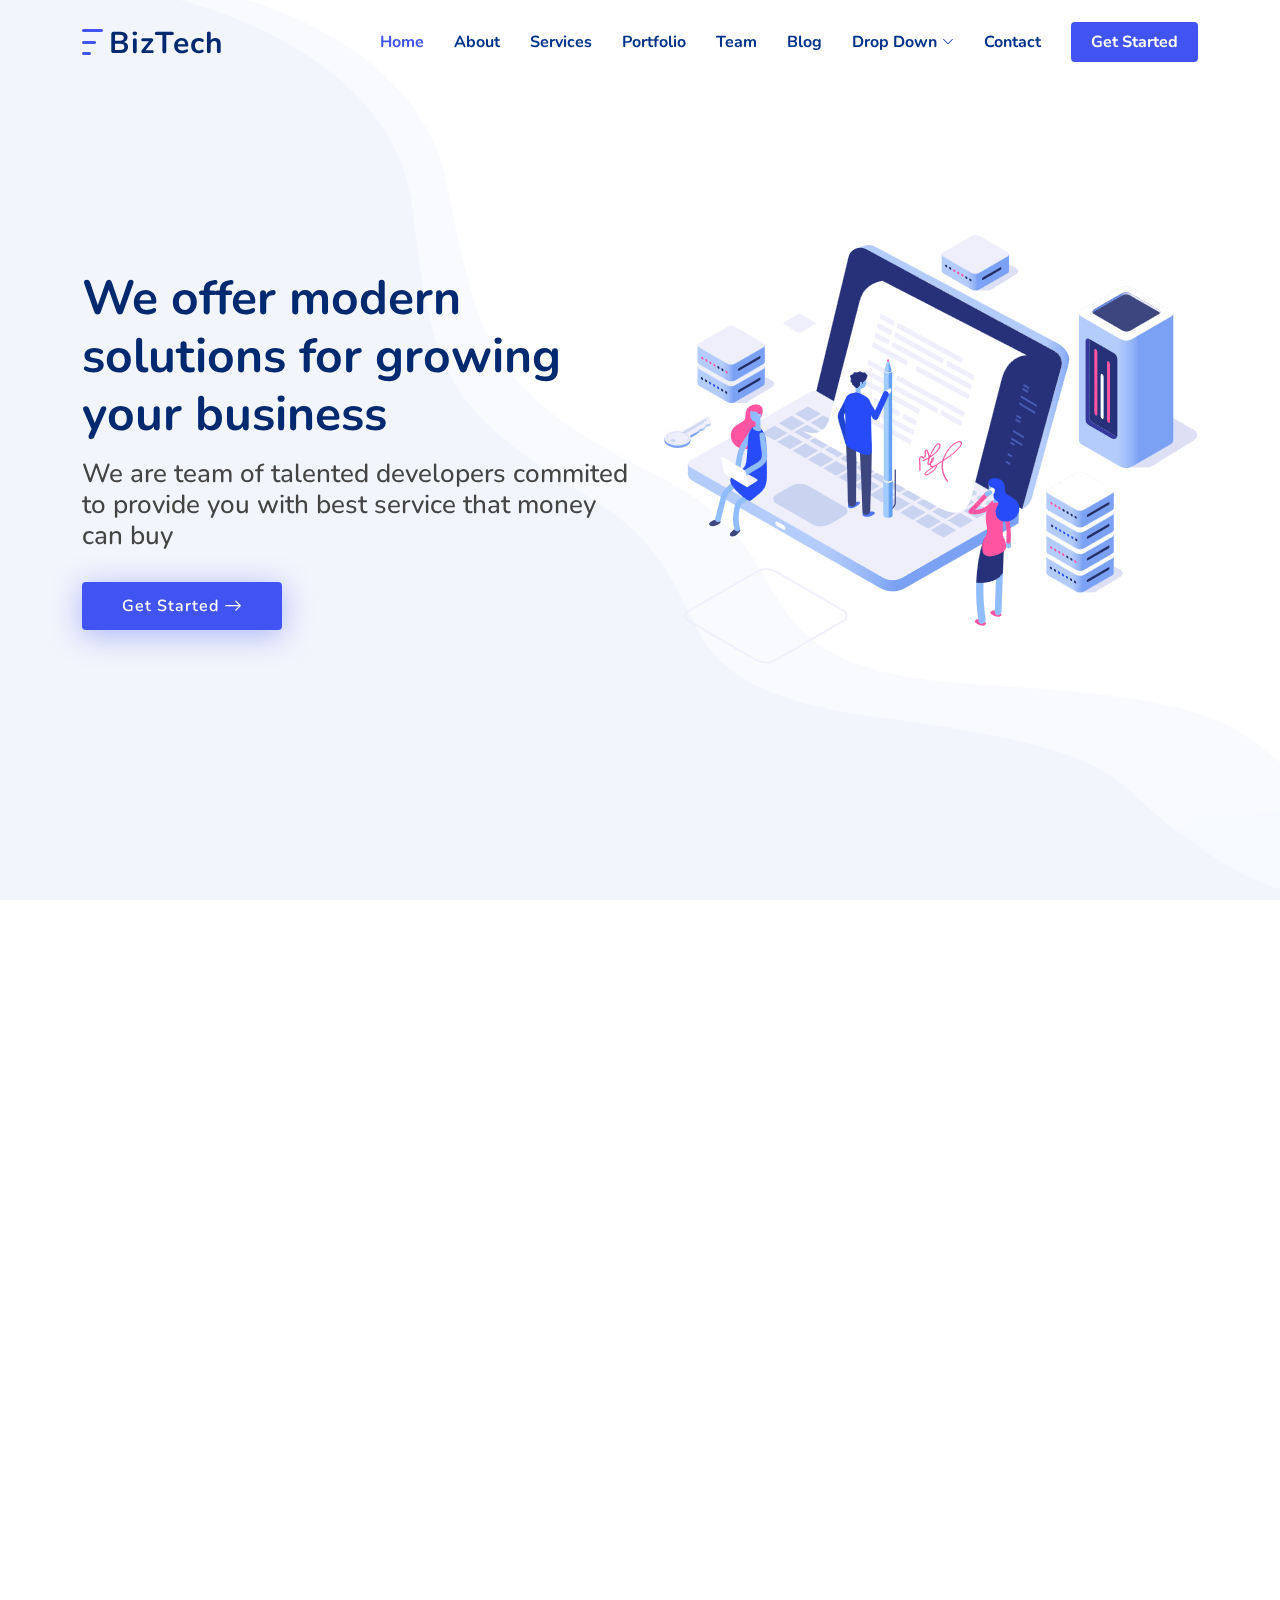
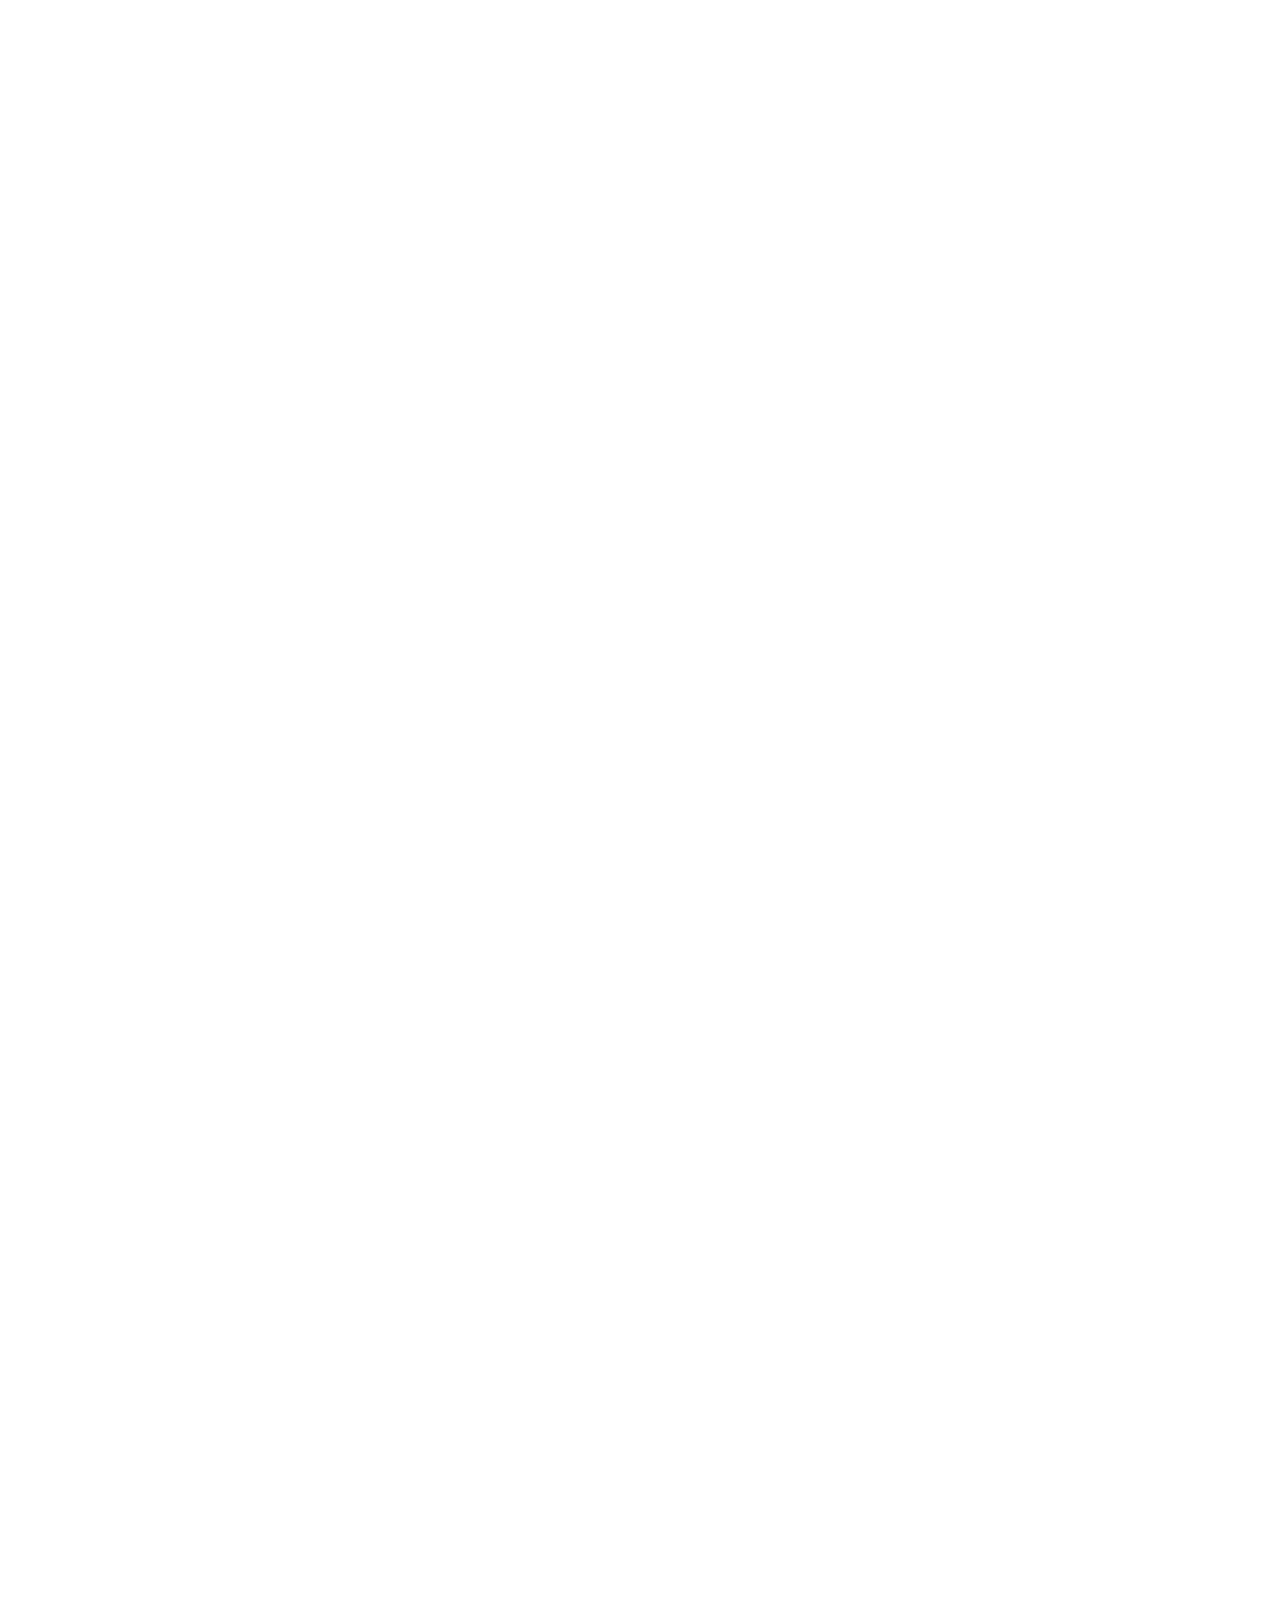
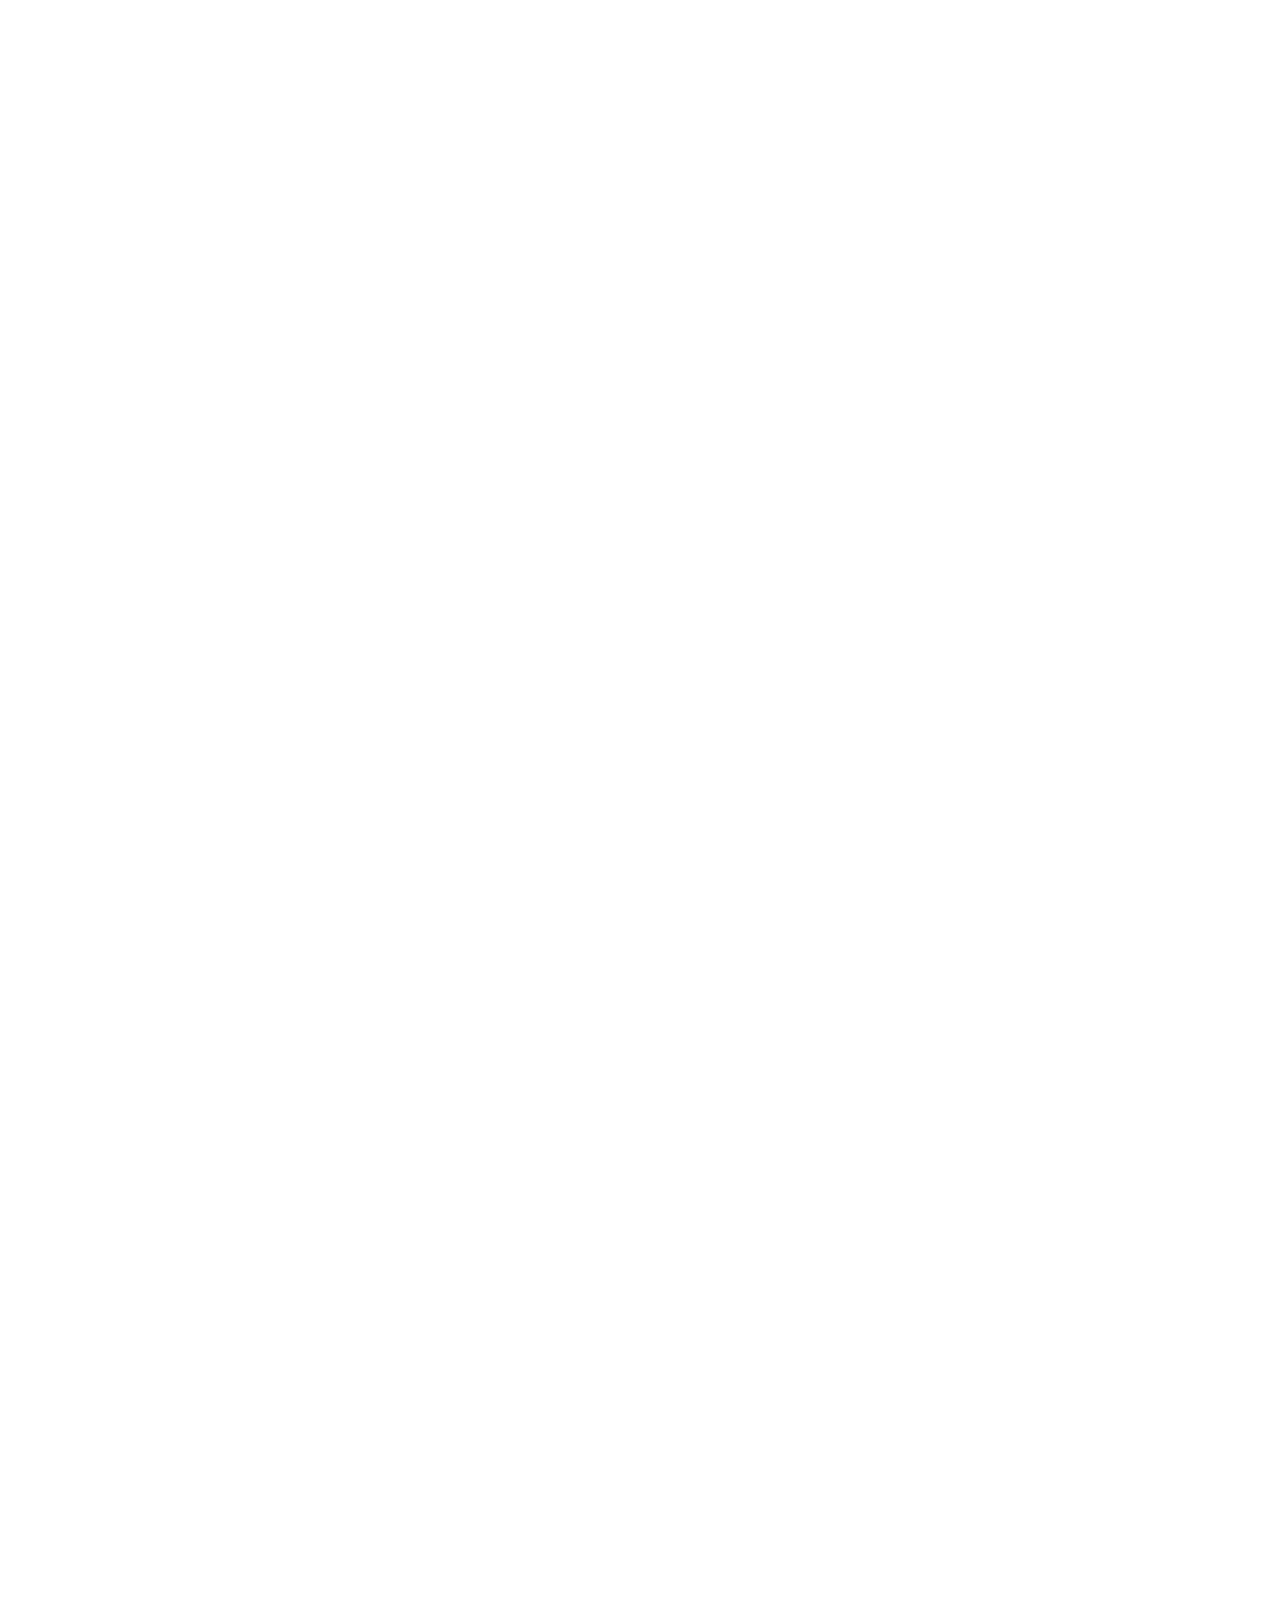
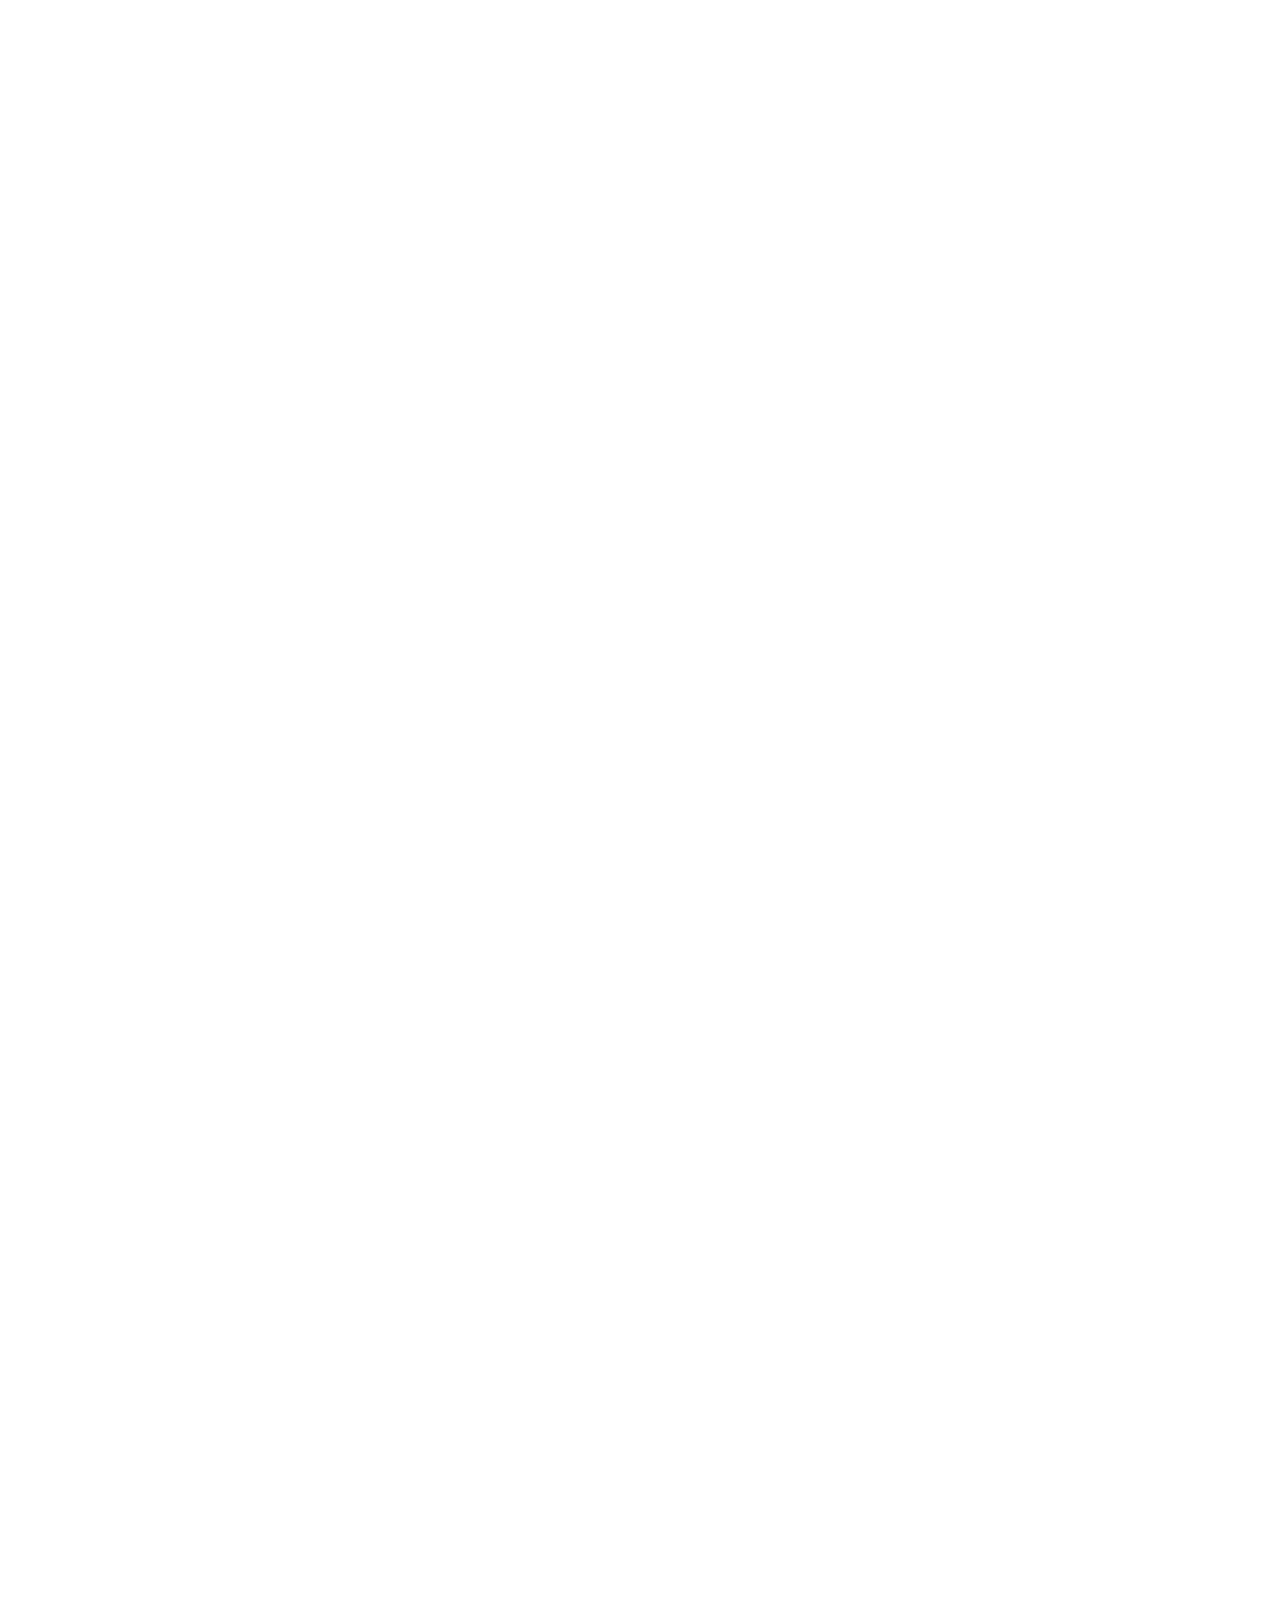
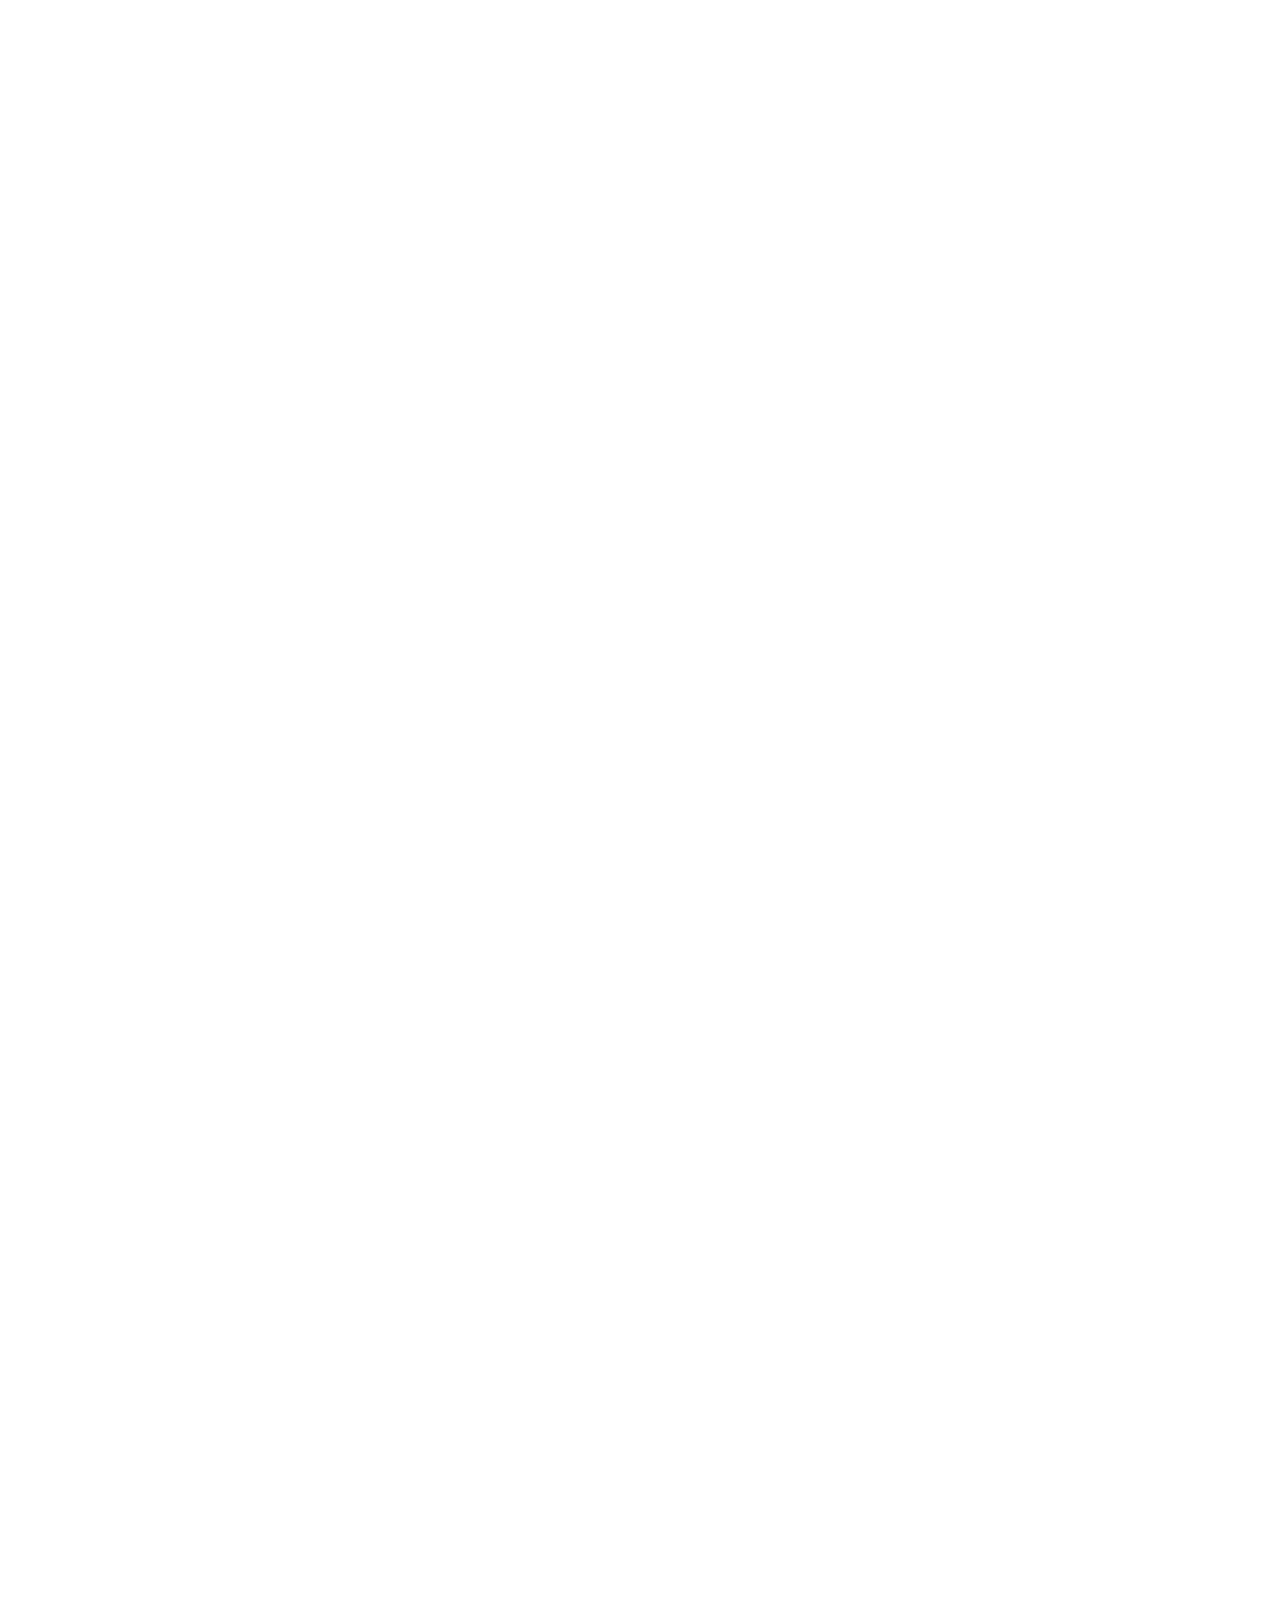
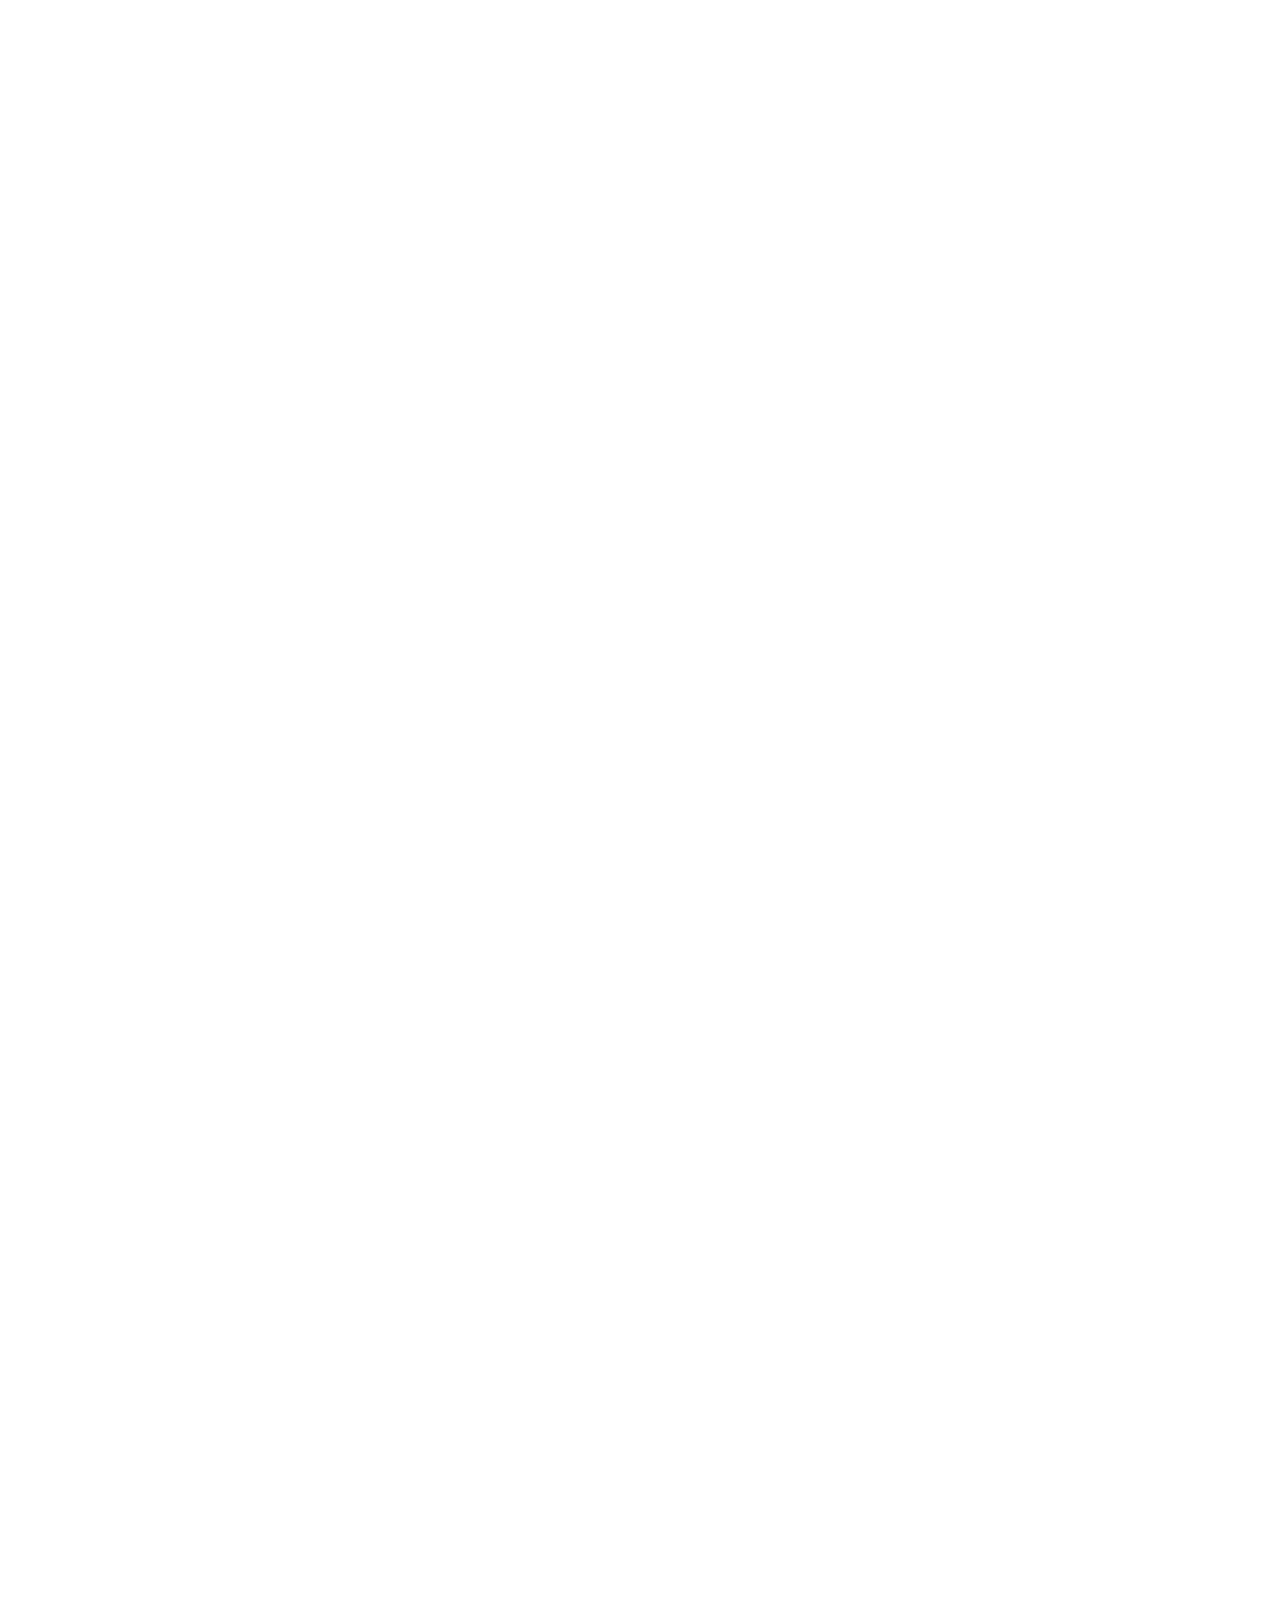
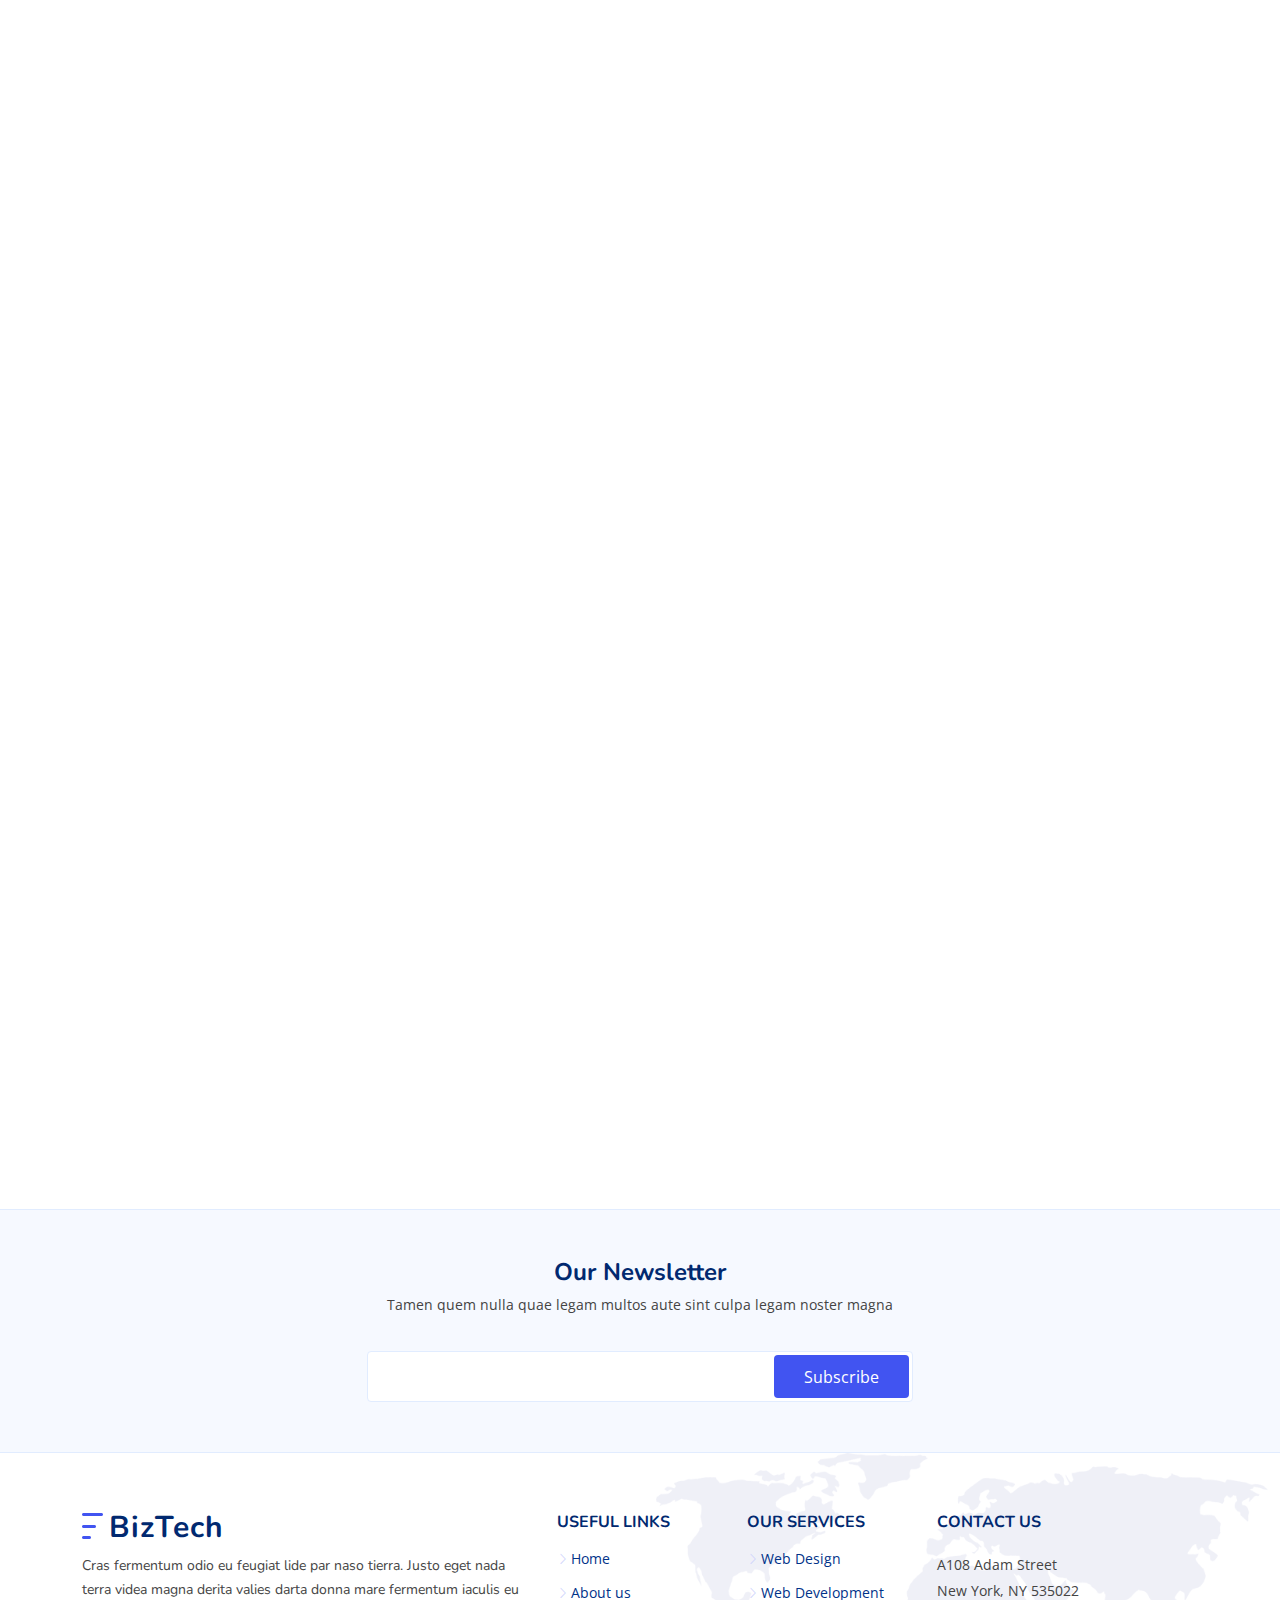
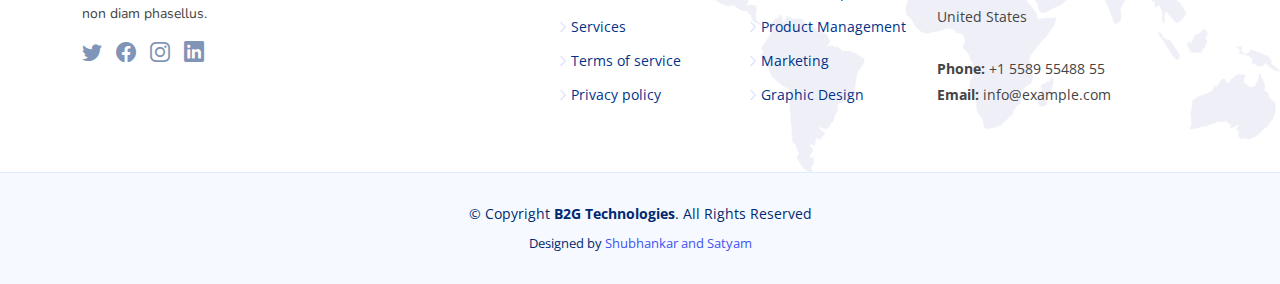
<file: index.html>
<!DOCTYPE html>
<html lang="en">

<head>
  <meta charset="utf-8">
  <meta content="width=device-width, initial-scale=1.0" name="viewport">

  <title>BizTech</title>
  <meta content="" name="description">

  <meta content="" name="keywords">

  <!-- Favicons -->
  <link href="assets/img/favicon.png" rel="icon">
  <link href="assets/img/apple-touch-icon.png" rel="apple-touch-icon">

  <!-- Google Fonts -->
  <link href="https://fonts.googleapis.com/css?family=Open+Sans:300,300i,400,400i,600,600i,700,700i|Nunito:300,300i,400,400i,600,600i,700,700i|Poppins:300,300i,400,400i,500,500i,600,600i,700,700i" rel="stylesheet">

  <!-- Vendor CSS Files -->
  <link href="assets/vendor/bootstrap/css/bootstrap.min.css" rel="stylesheet">
  <link href="assets/vendor/bootstrap-icons/bootstrap-icons.css" rel="stylesheet">
  <link href="assets/vendor/aos/aos.css" rel="stylesheet">
  <link href="assets/vendor/remixicon/remixicon.css" rel="stylesheet">
  <link href="assets/vendor/swiper/swiper-bundle.min.css" rel="stylesheet">
  <link href="assets/vendor/glightbox/css/glightbox.min.css" rel="stylesheet">

  <!-- Template Main CSS File -->
  <link href="assets/css/style.css" rel="stylesheet">

  
</head>

<body>

  <!-- ======= Header ======= -->
  <header id="header" class="header fixed-top">
    <div class="container-fluid container-xl d-flex align-items-center justify-content-between">

      <a href="index.html" class="logo d-flex align-items-center">
        <img src="assets/img/logo.png" alt="">
        <span>BizTech</span>
      </a>

      <nav id="navbar" class="navbar">
        <ul>
          <li><a class="nav-link scrollto active" href="#hero">Home</a></li>
          <li><a class="nav-link scrollto" href="#about">About</a></li>
          <li><a class="nav-link scrollto" href="#services">Services</a></li>
          <li><a class="nav-link scrollto" href="#portfolio">Portfolio</a></li>
          <li><a class="nav-link scrollto" href="#team">Team</a></li>
          <li><a href="blog.html">Blog</a></li>
          <li class="dropdown"><a href="#"><span>Drop Down</span> <i class="bi bi-chevron-down"></i></a>
            <ul>
              <li><a href="#">Drop Down 1</a></li>
              <li class="dropdown"><a href="#"><span>Deep Drop Down</span> <i class="bi bi-chevron-right"></i></a>
                <ul>
                  <li><a href="#">Deep Drop Down 1</a></li>
                  <li><a href="#">Deep Drop Down 2</a></li>
                  <li><a href="#">Deep Drop Down 3</a></li>
                  <li><a href="#">Deep Drop Down 4</a></li>
                  <li><a href="#">Deep Drop Down 5</a></li>
                </ul>
              </li>
              <li><a href="#">Drop Down 2</a></li>
              <li><a href="#">Drop Down 3</a></li>
              <li><a href="#">Drop Down 4</a></li>
            </ul>
          </li>
          <li><a class="nav-link scrollto" href="#contact">Contact</a></li>
          <li><a class="getstarted scrollto" href="#about">Get Started</a></li>
        </ul>
        <i class="bi bi-list mobile-nav-toggle"></i>
      </nav><!-- .navbar -->

    </div>
  </header><!-- End Header -->

  <!-- ======= Hero Section ======= -->
  <section id="hero" class="hero d-flex align-items-center">

    <div class="container">
      <div class="row">
        <div class="col-lg-6 d-flex flex-column justify-content-center">
          <h1 data-aos="fade-up">We offer modern solutions for growing your business</h1>
          <h2 data-aos="fade-up" data-aos-delay="400">We are team of talented developers commited to provide you with best service that money can buy</h2>
          <div data-aos="fade-up" data-aos-delay="600">
            <div class="text-center text-lg-start">
              <a href="#about" class="btn-get-started scrollto d-inline-flex align-items-center justify-content-center align-self-center">
                <span>Get Started</span>
                <i class="bi bi-arrow-right"></i>
              </a>
            </div>
          </div>
        </div>
        <div class="col-lg-6 hero-img" data-aos="zoom-out" data-aos-delay="200">
          <img src="assets/img/hero-img.png" class="img-fluid" alt="">
        </div>
      </div>
    </div>

  </section><!-- End Hero -->

  <main id="main">
    <!-- ======= About Section ======= -->
    <section id="about" class="about">

      <div class="container" data-aos="fade-up">
        <div class="row gx-0">

          <div class="col-lg-6 d-flex flex-column justify-content-center" data-aos="fade-up" data-aos-delay="200">
            <div class="content">
              <h3>Who We Are</h3>
              <h2>We are the ones who can grow your buisness to it's true potential</h2>
              <p>
                To launch your buisness online we develope website and app catering to your buisness requirement. With interactive UI , best designs and efficent database get ready for astronomical growth in your buisness. 
              </p>
              <div class="text-center text-lg-start">
                <a href="#" class="btn-read-more d-inline-flex align-items-center justify-content-center align-self-center">
                  <span>Read More</span>
                  <i class="bi bi-arrow-right"></i>
                </a>
              </div>
            </div>
          </div>

          <div class="col-lg-6 d-flex align-items-center" data-aos="zoom-out" data-aos-delay="200">
            <img src="assets/img/about.jpg" class="img-fluid" alt="">
          </div>

        </div>
      </div>

    </section><!-- End About Section -->

    <!-- ======= Values Section ======= -->
    <section id="values" class="values">

      <div class="container" data-aos="fade-up">

        <header class="section-header">
          <h2>Our Services</h2>
          <p>Most Popular Platforms</p>
        </header>

        <div class="row">

          <div class="col-lg-4">
            <div class="box" data-aos="fade-up" data-aos-delay="200">
              <img src="assets/img/values-1.png" class="img-fluid" alt="">
              <h3>Website</h3>
              <p>An atractive website that elegantly displays your products and services is sure to attract lots of customers .</p>
            </div>
          </div>

          <div class="col-lg-4 mt-4 mt-lg-0">
            <div class="box" data-aos="fade-up" data-aos-delay="400">
              <img src="assets/img/values-2.png" class="img-fluid" alt="">
              <h3>App</h3>
              <p>Considered as most user freindly and popular platform in today's smartphone era an app would provide the best user experience hence more trade.</p>
            </div>
          </div>

          <div class="col-lg-4 mt-4 mt-lg-0">
            <div class="box" data-aos="fade-up" data-aos-delay="600">
              <img src="assets/img/values-3.png" class="img-fluid" alt="">
              <h3>Web App</h3>
              <p>It brings even the less technologically literate people in your cunsumer pool as it is easy to use and light this it can run even from outdated devices.</p>
            </div>
          </div>

        </div>

      </div>

    </section><!-- End Values Section -->

    <!-- ======= Counts Section ======= -->
    <section id="counts" class="counts">
      <div class="container" data-aos="fade-up">

        <div class="row gy-4">

          <div class="col-lg-3 col-md-6">
            <div class="count-box">
              <i class="bi bi-emoji-smile"></i>
              <div>
                <span data-purecounter-start="0" data-purecounter-end="232" data-purecounter-duration="1" class="purecounter"></span>
                <p>Happy Clients</p>
              </div>
            </div>
          </div>

          <div class="col-lg-3 col-md-6">
            <div class="count-box">
              <i class="bi bi-journal-richtext" style="color: #ee6c20;"></i>
              <div>
                <span data-purecounter-start="0" data-purecounter-end="521" data-purecounter-duration="1" class="purecounter"></span>
                <p>Projects</p>
              </div>
            </div>
          </div>

          <div class="col-lg-3 col-md-6">
            <div class="count-box">
              <i class="bi bi-headset" style="color: #15be56;"></i>
              <div>
                <span data-purecounter-start="0" data-purecounter-end="1463" data-purecounter-duration="1" class="purecounter"></span>
                <p>Hours Of Support</p>
              </div>
            </div>
          </div>

          <div class="col-lg-3 col-md-6">
            <div class="count-box">
              <i class="bi bi-people" style="color: #bb0852;"></i>
              <div>
                <span data-purecounter-start="0" data-purecounter-end="15" data-purecounter-duration="1" class="purecounter"></span>
                <p>Hard Workers</p>
              </div>
            </div>
          </div>

        </div>

      </div>
    </section><!-- End Counts Section -->

    <!-- ======= Features Section ======= -->
    <section id="features" class="features">

      <div class="container" data-aos="fade-up">

        <header class="section-header">
          <h2>Features</h2>
          <p>We provide you the latest festures and best services</p>
        </header>

        <div class="row">

          <div class="col-lg-6">
            <img src="assets/img/features.png" class="img-fluid" alt="">
          </div>

          <div class="col-lg-6 mt-5 mt-lg-0 d-flex">
            <div class="row align-self-center gy-4">

              <div class="col-md-6" data-aos="zoom-out" data-aos-delay="200">
                <div class="feature-box d-flex align-items-center">
                  <i class="bi bi-check"></i>
                  <h3>Interactive web pages</h3>
                </div>
              </div>

              <div class="col-md-6" data-aos="zoom-out" data-aos-delay="300">
                <div class="feature-box d-flex align-items-center">
                  <i class="bi bi-check"></i>
                  <h3>Efficient database</h3>
                </div>
              </div>

              <div class="col-md-6" data-aos="zoom-out" data-aos-delay="400">
                <div class="feature-box d-flex align-items-center">
                  <i class="bi bi-check"></i>
                  <h3>Modern features</h3>
                </div>
              </div>

              <div class="col-md-6" data-aos="zoom-out" data-aos-delay="500">
                <div class="feature-box d-flex align-items-center">
                  <i class="bi bi-check"></i>
                  <h3>Value for money</h3>
                </div>
              </div>

              <div class="col-md-6" data-aos="zoom-out" data-aos-delay="600">
                <div class="feature-box d-flex align-items-center">
                  <i class="bi bi-check"></i>
                  <h3>Easy maintainability</h3>
                </div>
              </div>

              <div class="col-md-6" data-aos="zoom-out" data-aos-delay="700">
                <div class="feature-box d-flex align-items-center">
                  <i class="bi bi-check"></i>
                  <h3>Timely Updation</h3>
                </div>
              </div>

            </div>
          </div>

        </div> <!-- / row -->

        <!-- Feature Tabs -->
        <div class="row feture-tabs" data-aos="fade-up">
          <div class="col-lg-6">
            <h3>Neque officiis dolore maiores et exercitationem quae est seda lidera pat claero</h3>

            <!-- Tabs -->
            <ul class="nav nav-pills mb-3">
              <li>
                <a class="nav-link active" data-bs-toggle="pill" href="#tab1">Saepe fuga</a>
              </li>
              <li>
                <a class="nav-link" data-bs-toggle="pill" href="#tab2">Voluptates</a>
              </li>
              <li>
                <a class="nav-link" data-bs-toggle="pill" href="#tab3">Corrupti</a>
              </li>
            </ul><!-- End Tabs -->

            <!-- Tab Content -->
            <div class="tab-content">

              <div class="tab-pane fade show active" id="tab1">
                <p>Consequuntur inventore voluptates consequatur aut vel et. Eos doloribus expedita. Sapiente atque consequatur minima nihil quae aspernatur quo suscipit voluptatem.</p>
                <div class="d-flex align-items-center mb-2">
                  <i class="bi bi-check2"></i>
                  <h4>Repudiandae rerum velit modi et officia quasi facilis</h4>
                </div>
                <p>Laborum omnis voluptates voluptas qui sit aliquam blanditiis. Sapiente minima commodi dolorum non eveniet magni quaerat nemo et.</p>
                <div class="d-flex align-items-center mb-2">
                  <i class="bi bi-check2"></i>
                  <h4>Incidunt non veritatis illum ea ut nisi</h4>
                </div>
                <p>Non quod totam minus repellendus autem sint velit. Rerum debitis facere soluta tenetur. Iure molestiae assumenda sunt qui inventore eligendi voluptates nisi at. Dolorem quo tempora. Quia et perferendis.</p>
              </div><!-- End Tab 1 Content -->

              <div class="tab-pane fade show" id="tab2">
                <p>Consequuntur inventore voluptates consequatur aut vel et. Eos doloribus expedita. Sapiente atque consequatur minima nihil quae aspernatur quo suscipit voluptatem.</p>
                <div class="d-flex align-items-center mb-2">
                  <i class="bi bi-check2"></i>
                  <h4>Repudiandae rerum velit modi et officia quasi facilis</h4>
                </div>
                <p>Laborum omnis voluptates voluptas qui sit aliquam blanditiis. Sapiente minima commodi dolorum non eveniet magni quaerat nemo et.</p>
                <div class="d-flex align-items-center mb-2">
                  <i class="bi bi-check2"></i>
                  <h4>Incidunt non veritatis illum ea ut nisi</h4>
                </div>
                <p>Non quod totam minus repellendus autem sint velit. Rerum debitis facere soluta tenetur. Iure molestiae assumenda sunt qui inventore eligendi voluptates nisi at. Dolorem quo tempora. Quia et perferendis.</p>
              </div><!-- End Tab 2 Content -->

              <div class="tab-pane fade show" id="tab3">
                <p>Consequuntur inventore voluptates consequatur aut vel et. Eos doloribus expedita. Sapiente atque consequatur minima nihil quae aspernatur quo suscipit voluptatem.</p>
                <div class="d-flex align-items-center mb-2">
                  <i class="bi bi-check2"></i>
                  <h4>Repudiandae rerum velit modi et officia quasi facilis</h4>
                </div>
                <p>Laborum omnis voluptates voluptas qui sit aliquam blanditiis. Sapiente minima commodi dolorum non eveniet magni quaerat nemo et.</p>
                <div class="d-flex align-items-center mb-2">
                  <i class="bi bi-check2"></i>
                  <h4>Incidunt non veritatis illum ea ut nisi</h4>
                </div>
                <p>Non quod totam minus repellendus autem sint velit. Rerum debitis facere soluta tenetur. Iure molestiae assumenda sunt qui inventore eligendi voluptates nisi at. Dolorem quo tempora. Quia et perferendis.</p>
              </div><!-- End Tab 3 Content -->

            </div>

          </div>

          <div class="col-lg-6">
            <img src="assets/img/features-2.png" class="img-fluid" alt="">
          </div>

        </div><!-- End Feature Tabs -->

        <!-- Feature Icons -->
        <div class="row feature-icons" data-aos="fade-up">
          <h3>Ratione mollitia eos ab laudantium rerum beatae quo</h3>

          <div class="row">

            <div class="col-xl-4 text-center" data-aos="fade-right" data-aos-delay="100">
              <img src="assets/img/features-3.png" class="img-fluid p-4" alt="">
            </div>

            <div class="col-xl-8 d-flex content">
              <div class="row align-self-center gy-4">

                <div class="col-md-6 icon-box" data-aos="fade-up">
                  <i class="ri-line-chart-line"></i>
                  <div>
                    <h4>Corporis voluptates sit</h4>
                    <p>Consequuntur sunt aut quasi enim aliquam quae harum pariatur laboris nisi ut aliquip</p>
                  </div>
                </div>

                <div class="col-md-6 icon-box" data-aos="fade-up" data-aos-delay="100">
                  <i class="ri-stack-line"></i>
                  <div>
                    <h4>Ullamco laboris nisi</h4>
                    <p>Excepteur sint occaecat cupidatat non proident, sunt in culpa qui officia deserunt</p>
                  </div>
                </div>

                <div class="col-md-6 icon-box" data-aos="fade-up" data-aos-delay="200">
                  <i class="ri-brush-4-line"></i>
                  <div>
                    <h4>Labore consequatur</h4>
                    <p>Aut suscipit aut cum nemo deleniti aut omnis. Doloribus ut maiores omnis facere</p>
                  </div>
                </div>

                <div class="col-md-6 icon-box" data-aos="fade-up" data-aos-delay="300">
                  <i class="ri-magic-line"></i>
                  <div>
                    <h4>Beatae veritatis</h4>
                    <p>Expedita veritatis consequuntur nihil tempore laudantium vitae denat pacta</p>
                  </div>
                </div>

                <div class="col-md-6 icon-box" data-aos="fade-up" data-aos-delay="400">
                  <i class="ri-command-line"></i>
                  <div>
                    <h4>Molestiae dolor</h4>
                    <p>Et fuga et deserunt et enim. Dolorem architecto ratione tensa raptor marte</p>
                  </div>
                </div>

                <div class="col-md-6 icon-box" data-aos="fade-up" data-aos-delay="500">
                  <i class="ri-radar-line"></i>
                  <div>
                    <h4>Explicabo consectetur</h4>
                    <p>Est autem dicta beatae suscipit. Sint veritatis et sit quasi ab aut inventore</p>
                  </div>
                </div>

              </div>
            </div>

          </div>

        </div><!-- End Feature Icons -->

      </div>

    </section><!-- End Features Section -->

    <!-- ======= Services Section ======= -->
    <section id="services" class="services">

      <div class="container" data-aos="fade-up">

        <header class="section-header">
          <h2>Services</h2>
          <p>Veritatis et dolores facere numquam et praesentium</p>
        </header>

        <div class="row gy-4">

          <div class="col-lg-4 col-md-6" data-aos="fade-up" data-aos-delay="200">
            <div class="service-box blue">
              <i class="ri-discuss-line icon"></i>
              <h3>Nesciunt Mete</h3>
              <p>Provident nihil minus qui consequatur non omnis maiores. Eos accusantium minus dolores iure perferendis tempore et consequatur.</p>
              <a href="#" class="read-more"><span>Read More</span> <i class="bi bi-arrow-right"></i></a>
            </div>
          </div>

          <div class="col-lg-4 col-md-6" data-aos="fade-up" data-aos-delay="300">
            <div class="service-box orange">
              <i class="ri-discuss-line icon"></i>
              <h3>Eosle Commodi</h3>
              <p>Ut autem aut autem non a. Sint sint sit facilis nam iusto sint. Libero corrupti neque eum hic non ut nesciunt dolorem.</p>
              <a href="#" class="read-more"><span>Read More</span> <i class="bi bi-arrow-right"></i></a>
            </div>
          </div>

          <div class="col-lg-4 col-md-6" data-aos="fade-up" data-aos-delay="400">
            <div class="service-box green">
              <i class="ri-discuss-line icon"></i>
              <h3>Ledo Markt</h3>
              <p>Ut excepturi voluptatem nisi sed. Quidem fuga consequatur. Minus ea aut. Vel qui id voluptas adipisci eos earum corrupti.</p>
              <a href="#" class="read-more"><span>Read More</span> <i class="bi bi-arrow-right"></i></a>
            </div>
          </div>

          <div class="col-lg-4 col-md-6" data-aos="fade-up" data-aos-delay="500">
            <div class="service-box red">
              <i class="ri-discuss-line icon"></i>
              <h3>Asperiores Commodi</h3>
              <p>Non et temporibus minus omnis sed dolor esse consequatur. Cupiditate sed error ea fuga sit provident adipisci neque.</p>
              <a href="#" class="read-more"><span>Read More</span> <i class="bi bi-arrow-right"></i></a>
            </div>
          </div>

          <div class="col-lg-4 col-md-6" data-aos="fade-up" data-aos-delay="600">
            <div class="service-box purple">
              <i class="ri-discuss-line icon"></i>
              <h3>Velit Doloremque.</h3>
              <p>Cumque et suscipit saepe. Est maiores autem enim facilis ut aut ipsam corporis aut. Sed animi at autem alias eius labore.</p>
              <a href="#" class="read-more"><span>Read More</span> <i class="bi bi-arrow-right"></i></a>
            </div>
          </div>

          <div class="col-lg-4 col-md-6" data-aos="fade-up" data-aos-delay="700">
            <div class="service-box pink">
              <i class="ri-discuss-line icon"></i>
              <h3>Dolori Architecto</h3>
              <p>Hic molestias ea quibusdam eos. Fugiat enim doloremque aut neque non et debitis iure. Corrupti recusandae ducimus enim.</p>
              <a href="#" class="read-more"><span>Read More</span> <i class="bi bi-arrow-right"></i></a>
            </div>
          </div>

        </div>

      </div>

    </section><!-- End Services Section -->

    <!-- ======= Pricing Section ======= -->
    <section id="pricing" class="pricing">

      <div class="container" data-aos="fade-up">

        <header class="section-header">
          <h2>Pricing</h2>
          <p>Check our Pricing</p>
        </header>

        <div class="row gy-4" data-aos="fade-left">

          <div class="col-lg-3 col-md-6" data-aos="zoom-in" data-aos-delay="100">
            <div class="box">
              <h3 style="color: #07d5c0;">Free Plan</h3>
              <div class="price"><sup>$</sup>0<span> / mo</span></div>
              <img src="assets/img/pricing-free.png" class="img-fluid" alt="">
              <ul>
                <li>Aida dere</li>
                <li>Nec feugiat nisl</li>
                <li>Nulla at volutpat dola</li>
                <li class="na">Pharetra massa</li>
                <li class="na">Massa ultricies mi</li>
              </ul>
              <a href="#" class="btn-buy">Buy Now</a>
            </div>
          </div>

          <div class="col-lg-3 col-md-6" data-aos="zoom-in" data-aos-delay="200">
            <div class="box">
              <span class="featured">Featured</span>
              <h3 style="color: #65c600;">Starter Plan</h3>
              <div class="price"><sup>$</sup>19<span> / mo</span></div>
              <img src="assets/img/pricing-starter.png" class="img-fluid" alt="">
              <ul>
                <li>Aida dere</li>
                <li>Nec feugiat nisl</li>
                <li>Nulla at volutpat dola</li>
                <li>Pharetra massa</li>
                <li class="na">Massa ultricies mi</li>
              </ul>
              <a href="#" class="btn-buy">Buy Now</a>
            </div>
          </div>

          <div class="col-lg-3 col-md-6" data-aos="zoom-in" data-aos-delay="300">
            <div class="box">
              <h3 style="color: #ff901c;">Business Plan</h3>
              <div class="price"><sup>$</sup>29<span> / mo</span></div>
              <img src="assets/img/pricing-business.png" class="img-fluid" alt="">
              <ul>
                <li>Aida dere</li>
                <li>Nec feugiat nisl</li>
                <li>Nulla at volutpat dola</li>
                <li>Pharetra massa</li>
                <li>Massa ultricies mi</li>
              </ul>
              <a href="#" class="btn-buy">Buy Now</a>
            </div>
          </div>

          <div class="col-lg-3 col-md-6" data-aos="zoom-in" data-aos-delay="400">
            <div class="box">
              <h3 style="color: #ff0071;">Ultimate Plan</h3>
              <div class="price"><sup>$</sup>49<span> / mo</span></div>
              <img src="assets/img/pricing-ultimate.png" class="img-fluid" alt="">
              <ul>
                <li>Aida dere</li>
                <li>Nec feugiat nisl</li>
                <li>Nulla at volutpat dola</li>
                <li>Pharetra massa</li>
                <li>Massa ultricies mi</li>
              </ul>
              <a href="#" class="btn-buy">Buy Now</a>
            </div>
          </div>

        </div>

      </div>

    </section><!-- End Pricing Section -->

    <!-- ======= F.A.Q Section ======= -->
    <section id="faq" class="faq">

      <div class="container" data-aos="fade-up">

        <header class="section-header">
          <h2>F.A.Q</h2>
          <p>Frequently Asked Questions</p>
        </header>

        <div class="row">
          <div class="col-lg-6">
            <!-- F.A.Q List 1-->
            <div class="accordion accordion-flush" id="faqlist1">
              <div class="accordion-item">
                <h2 class="accordion-header">
                  <button class="accordion-button collapsed" type="button" data-bs-toggle="collapse" data-bs-target="#faq-content-1">
                    Non consectetur a erat nam at lectus urna duis?
                  </button>
                </h2>
                <div id="faq-content-1" class="accordion-collapse collapse" data-bs-parent="#faqlist1">
                  <div class="accordion-body">
                    Feugiat pretium nibh ipsum consequat. Tempus iaculis urna id volutpat lacus laoreet non curabitur gravida. Venenatis lectus magna fringilla urna porttitor rhoncus dolor purus non.
                  </div>
                </div>
              </div>

              <div class="accordion-item">
                <h2 class="accordion-header">
                  <button class="accordion-button collapsed" type="button" data-bs-toggle="collapse" data-bs-target="#faq-content-2">
                    Feugiat scelerisque varius morbi enim nunc faucibus a pellentesque?
                  </button>
                </h2>
                <div id="faq-content-2" class="accordion-collapse collapse" data-bs-parent="#faqlist1">
                  <div class="accordion-body">
                    Dolor sit amet consectetur adipiscing elit pellentesque habitant morbi. Id interdum velit laoreet id donec ultrices. Fringilla phasellus faucibus scelerisque eleifend donec pretium. Est pellentesque elit ullamcorper dignissim. Mauris ultrices eros in cursus turpis massa tincidunt dui.
                  </div>
                </div>
              </div>

              <div class="accordion-item">
                <h2 class="accordion-header">
                  <button class="accordion-button collapsed" type="button" data-bs-toggle="collapse" data-bs-target="#faq-content-3">
                    Dolor sit amet consectetur adipiscing elit pellentesque habitant morbi?
                  </button>
                </h2>
                <div id="faq-content-3" class="accordion-collapse collapse" data-bs-parent="#faqlist1">
                  <div class="accordion-body">
                    Eleifend mi in nulla posuere sollicitudin aliquam ultrices sagittis orci. Faucibus pulvinar elementum integer enim. Sem nulla pharetra diam sit amet nisl suscipit. Rutrum tellus pellentesque eu tincidunt. Lectus urna duis convallis convallis tellus. Urna molestie at elementum eu facilisis sed odio morbi quis
                  </div>
                </div>
              </div>

            </div>
          </div>

          <div class="col-lg-6">

            <!-- F.A.Q List 2-->
            <div class="accordion accordion-flush" id="faqlist2">

              <div class="accordion-item">
                <h2 class="accordion-header">
                  <button class="accordion-button collapsed" type="button" data-bs-toggle="collapse" data-bs-target="#faq2-content-1">
                    Ac odio tempor orci dapibus. Aliquam eleifend mi in nulla?
                  </button>
                </h2>
                <div id="faq2-content-1" class="accordion-collapse collapse" data-bs-parent="#faqlist2">
                  <div class="accordion-body">
                    Dolor sit amet consectetur adipiscing elit pellentesque habitant morbi. Id interdum velit laoreet id donec ultrices. Fringilla phasellus faucibus scelerisque eleifend donec pretium. Est pellentesque elit ullamcorper dignissim. Mauris ultrices eros in cursus turpis massa tincidunt dui.
                  </div>
                </div>
              </div>

              <div class="accordion-item">
                <h2 class="accordion-header">
                  <button class="accordion-button collapsed" type="button" data-bs-toggle="collapse" data-bs-target="#faq2-content-2">
                    Tempus quam pellentesque nec nam aliquam sem et tortor consequat?
                  </button>
                </h2>
                <div id="faq2-content-2" class="accordion-collapse collapse" data-bs-parent="#faqlist2">
                  <div class="accordion-body">
                    Molestie a iaculis at erat pellentesque adipiscing commodo. Dignissim suspendisse in est ante in. Nunc vel risus commodo viverra maecenas accumsan. Sit amet nisl suscipit adipiscing bibendum est. Purus gravida quis blandit turpis cursus in
                  </div>
                </div>
              </div>

              <div class="accordion-item">
                <h2 class="accordion-header">
                  <button class="accordion-button collapsed" type="button" data-bs-toggle="collapse" data-bs-target="#faq2-content-3">
                    Varius vel pharetra vel turpis nunc eget lorem dolor?
                  </button>
                </h2>
                <div id="faq2-content-3" class="accordion-collapse collapse" data-bs-parent="#faqlist2">
                  <div class="accordion-body">
                    Laoreet sit amet cursus sit amet dictum sit amet justo. Mauris vitae ultricies leo integer malesuada nunc vel. Tincidunt eget nullam non nisi est sit amet. Turpis nunc eget lorem dolor sed. Ut venenatis tellus in metus vulputate eu scelerisque. Pellentesque diam volutpat commodo sed egestas egestas fringilla phasellus faucibus. Nibh tellus molestie nunc non blandit massa enim nec.
                  </div>
                </div>
              </div>

            </div>
          </div>

        </div>

      </div>

    </section><!-- End F.A.Q Section -->

    <!-- ======= Portfolio Section ======= -->
    <section id="portfolio" class="portfolio">

      <div class="container" data-aos="fade-up">

        <header class="section-header">
          <h2>Portfolio</h2>
          <p>Check our latest work</p>
        </header>

        <div class="row" data-aos="fade-up" data-aos-delay="100">
          <div class="col-lg-12 d-flex justify-content-center">
            <ul id="portfolio-flters">
              <li data-filter="*" class="filter-active">All</li>
              <li data-filter=".filter-app">App</li>
              <li data-filter=".filter-card">Card</li>
              <li data-filter=".filter-web">Web</li>
            </ul>
          </div>
        </div>

        <div class="row gy-4 portfolio-container" data-aos="fade-up" data-aos-delay="200">

          <div class="col-lg-4 col-md-6 portfolio-item filter-app">
            <div class="portfolio-wrap">
              <img src="assets/img/portfolio/portfolio-1.jpg" class="img-fluid" alt="">
              <div class="portfolio-info">
                <h4>App 1</h4>
                <p>App</p>
                <div class="portfolio-links">
                  <a href="assets/img/portfolio/portfolio-1.jpg" data-gallery="portfolioGallery" class="portfokio-lightbox" title="App 1"><i class="bi bi-plus"></i></a>
                  <a href="portfolio-details.html" title="More Details"><i class="bi bi-link"></i></a>
                </div>
              </div>
            </div>
          </div>

          <div class="col-lg-4 col-md-6 portfolio-item filter-web">
            <div class="portfolio-wrap">
              <img src="assets/img/portfolio/portfolio-2.jpg" class="img-fluid" alt="">
              <div class="portfolio-info">
                <h4>Web 3</h4>
                <p>Web</p>
                <div class="portfolio-links">
                  <a href="assets/img/portfolio/portfolio-2.jpg" data-gallery="portfolioGallery" class="portfokio-lightbox" title="Web 3"><i class="bi bi-plus"></i></a>
                  <a href="portfolio-details.html" title="More Details"><i class="bi bi-link"></i></a>
                </div>
              </div>
            </div>
          </div>

          <div class="col-lg-4 col-md-6 portfolio-item filter-app">
            <div class="portfolio-wrap">
              <img src="assets/img/portfolio/portfolio-3.jpg" class="img-fluid" alt="">
              <div class="portfolio-info">
                <h4>App 2</h4>
                <p>App</p>
                <div class="portfolio-links">
                  <a href="assets/img/portfolio/portfolio-3.jpg" data-gallery="portfolioGallery" class="portfokio-lightbox" title="App 2"><i class="bi bi-plus"></i></a>
                  <a href="portfolio-details.html" title="More Details"><i class="bi bi-link"></i></a>
                </div>
              </div>
            </div>
          </div>

          <div class="col-lg-4 col-md-6 portfolio-item filter-card">
            <div class="portfolio-wrap">
              <img src="assets/img/portfolio/portfolio-4.jpg" class="img-fluid" alt="">
              <div class="portfolio-info">
                <h4>Card 2</h4>
                <p>Card</p>
                <div class="portfolio-links">
                  <a href="assets/img/portfolio/portfolio-4.jpg" data-gallery="portfolioGallery" class="portfokio-lightbox" title="Card 2"><i class="bi bi-plus"></i></a>
                  <a href="portfolio-details.html" title="More Details"><i class="bi bi-link"></i></a>
                </div>
              </div>
            </div>
          </div>

          <div class="col-lg-4 col-md-6 portfolio-item filter-web">
            <div class="portfolio-wrap">
              <img src="assets/img/portfolio/portfolio-5.jpg" class="img-fluid" alt="">
              <div class="portfolio-info">
                <h4>Web 2</h4>
                <p>Web</p>
                <div class="portfolio-links">
                  <a href="assets/img/portfolio/portfolio-5.jpg" data-gallery="portfolioGallery" class="portfokio-lightbox" title="Web 2"><i class="bi bi-plus"></i></a>
                  <a href="portfolio-details.html" title="More Details"><i class="bi bi-link"></i></a>
                </div>
              </div>
            </div>
          </div>

          <div class="col-lg-4 col-md-6 portfolio-item filter-app">
            <div class="portfolio-wrap">
              <img src="assets/img/portfolio/portfolio-6.jpg" class="img-fluid" alt="">
              <div class="portfolio-info">
                <h4>App 3</h4>
                <p>App</p>
                <div class="portfolio-links">
                  <a href="assets/img/portfolio/portfolio-6.jpg" data-gallery="portfolioGallery" class="portfokio-lightbox" title="App 3"><i class="bi bi-plus"></i></a>
                  <a href="portfolio-details.html" title="More Details"><i class="bi bi-link"></i></a>
                </div>
              </div>
            </div>
          </div>

          <div class="col-lg-4 col-md-6 portfolio-item filter-card">
            <div class="portfolio-wrap">
              <img src="assets/img/portfolio/portfolio-7.jpg" class="img-fluid" alt="">
              <div class="portfolio-info">
                <h4>Card 1</h4>
                <p>Card</p>
                <div class="portfolio-links">
                  <a href="assets/img/portfolio/portfolio-7.jpg" data-gallery="portfolioGallery" class="portfokio-lightbox" title="Card 1"><i class="bi bi-plus"></i></a>
                  <a href="portfolio-details.html" title="More Details"><i class="bi bi-link"></i></a>
                </div>
              </div>
            </div>
          </div>

          <div class="col-lg-4 col-md-6 portfolio-item filter-card">
            <div class="portfolio-wrap">
              <img src="assets/img/portfolio/portfolio-8.jpg" class="img-fluid" alt="">
              <div class="portfolio-info">
                <h4>Card 3</h4>
                <p>Card</p>
                <div class="portfolio-links">
                  <a href="assets/img/portfolio/portfolio-8.jpg" data-gallery="portfolioGallery" class="portfokio-lightbox" title="Card 3"><i class="bi bi-plus"></i></a>
                  <a href="portfolio-details.html" title="More Details"><i class="bi bi-link"></i></a>
                </div>
              </div>
            </div>
          </div>

          <div class="col-lg-4 col-md-6 portfolio-item filter-web">
            <div class="portfolio-wrap">
              <img src="assets/img/portfolio/portfolio-9.jpg" class="img-fluid" alt="">
              <div class="portfolio-info">
                <h4>Web 3</h4>
                <p>Web</p>
                <div class="portfolio-links">
                  <a href="assets/img/portfolio/portfolio-9.jpg" data-gallery="portfolioGallery" class="portfokio-lightbox" title="Web 3"><i class="bi bi-plus"></i></a>
                  <a href="portfolio-details.html" title="More Details"><i class="bi bi-link"></i></a>
                </div>
              </div>
            </div>
          </div>

        </div>

      </div>

    </section><!-- End Portfolio Section -->

    <!-- ======= Testimonials Section ======= -->
    <section id="testimonials" class="testimonials">

      <div class="container" data-aos="fade-up">

        <header class="section-header">
          <h2>Testimonials</h2>
          <p>What they are saying about us</p>
        </header>

        <div class="testimonials-slider swiper-container" data-aos="fade-up" data-aos-delay="200">
          <div class="swiper-wrapper">

            <div class="swiper-slide">
              <div class="testimonial-item">
                <div class="stars">
                  <i class="bi bi-star-fill"></i><i class="bi bi-star-fill"></i><i class="bi bi-star-fill"></i><i class="bi bi-star-fill"></i><i class="bi bi-star-fill"></i>
                </div>
                <p>
                  Proin iaculis purus consequat sem cure digni ssim donec porttitora entum suscipit rhoncus. Accusantium quam, ultricies eget id, aliquam eget nibh et. Maecen aliquam, risus at semper.
                </p>
                <div class="profile mt-auto">
                  <img src="assets/img/testimonials/testimonials-1.jpg" class="testimonial-img" alt="">
                  <h3>Saul Goodman</h3>
                  <h4>Ceo &amp; Founder</h4>
                </div>
              </div>
            </div><!-- End testimonial item -->

            <div class="swiper-slide">
              <div class="testimonial-item">
                <div class="stars">
                  <i class="bi bi-star-fill"></i><i class="bi bi-star-fill"></i><i class="bi bi-star-fill"></i><i class="bi bi-star-fill"></i><i class="bi bi-star-fill"></i>
                </div>
                <p>
                  Export tempor illum tamen malis malis eram quae irure esse labore quem cillum quid cillum eram malis quorum velit fore eram velit sunt aliqua noster fugiat irure amet legam anim culpa.
                </p>
                <div class="profile mt-auto">
                  <img src="assets/img/testimonials/testimonials-2.jpg" class="testimonial-img" alt="">
                  <h3>Sara Wilsson</h3>
                  <h4>Designer</h4>
                </div>
              </div>
            </div><!-- End testimonial item -->

            <div class="swiper-slide">
              <div class="testimonial-item">
                <div class="stars">
                  <i class="bi bi-star-fill"></i><i class="bi bi-star-fill"></i><i class="bi bi-star-fill"></i><i class="bi bi-star-fill"></i><i class="bi bi-star-fill"></i>
                </div>
                <p>
                  Enim nisi quem export duis labore cillum quae magna enim sint quorum nulla quem veniam duis minim tempor labore quem eram duis noster aute amet eram fore quis sint minim.
                </p>
                <div class="profile mt-auto">
                  <img src="assets/img/testimonials/testimonials-3.jpg" class="testimonial-img" alt="">
                  <h3>Jena Karlis</h3>
                  <h4>Store Owner</h4>
                </div>
              </div>
            </div><!-- End testimonial item -->

            <div class="swiper-slide">
              <div class="testimonial-item">
                <div class="stars">
                  <i class="bi bi-star-fill"></i><i class="bi bi-star-fill"></i><i class="bi bi-star-fill"></i><i class="bi bi-star-fill"></i><i class="bi bi-star-fill"></i>
                </div>
                <p>
                  Fugiat enim eram quae cillum dolore dolor amet nulla culpa multos export minim fugiat minim velit minim dolor enim duis veniam ipsum anim magna sunt elit fore quem dolore labore illum veniam.
                </p>
                <div class="profile mt-auto">
                  <img src="assets/img/testimonials/testimonials-4.jpg" class="testimonial-img" alt="">
                  <h3>Matt Brandon</h3>
                  <h4>Freelancer</h4>
                </div>
              </div>
            </div><!-- End testimonial item -->

            <div class="swiper-slide">
              <div class="testimonial-item">
                <div class="stars">
                  <i class="bi bi-star-fill"></i><i class="bi bi-star-fill"></i><i class="bi bi-star-fill"></i><i class="bi bi-star-fill"></i><i class="bi bi-star-fill"></i>
                </div>
                <p>
                  Quis quorum aliqua sint quem legam fore sunt eram irure aliqua veniam tempor noster veniam enim culpa labore duis sunt culpa nulla illum cillum fugiat legam esse veniam culpa fore nisi cillum quid.
                </p>
                <div class="profile mt-auto">
                  <img src="assets/img/testimonials/testimonials-5.jpg" class="testimonial-img" alt="">
                  <h3>John Larson</h3>
                  <h4>Entrepreneur</h4>
                </div>
              </div>
            </div><!-- End testimonial item -->

          </div>
          <div class="swiper-pagination"></div>
        </div>

      </div>

    </section><!-- End Testimonials Section -->

    <!-- ======= Team Section ======= -->
    <section id="team" class="team">

      <div class="container" data-aos="fade-up">

        <header class="section-header">
          <h2>Team</h2>
          <p>Our hard working team</p>
        </header>

        <div class="row gy-4">

          <div class="col-lg-3 col-md-6 d-flex align-items-stretch" data-aos="fade-up" data-aos-delay="100">
            <div class="member">
              <div class="member-img">
                <img src="assets/img/team/team-1.jpg" class="img-fluid" alt="">
                <div class="social">
                  <a href=""><i class="bi bi-twitter"></i></a>
                  <a href=""><i class="bi bi-facebook"></i></a>
                  <a href=""><i class="bi bi-instagram"></i></a>
                  <a href=""><i class="bi bi-linkedin"></i></a>
                </div>
              </div>
              <div class="member-info">
                <h4>Satyam kumar</h4>
                <span>website Developer</span>
                <p>Velit aut quia fugit et et. Dolorum ea voluptate vel tempore tenetur ipsa quae aut. Ipsum exercitationem iure minima enim corporis et voluptate.</p>
              </div>
            </div>
          </div>

          <div class="col-lg-3 col-md-6 d-flex align-items-stretch" data-aos="fade-up" data-aos-delay="200">
            <div class="member">
              <div class="member-img">
                <img src="assets/img/team/team-2.jpg" class="img-fluid" alt="">
                <div class="social">
                  <a href=""><i class="bi bi-twitter"></i></a>
                  <a href=""><i class="bi bi-facebook"></i></a>
                  <a href=""><i class="bi bi-instagram"></i></a>
                  <a href=""><i class="bi bi-linkedin"></i></a>
                </div>
              </div>
              <div class="member-info">
                <h4>Shubhankar Rai</h4>
                <span>website Developer</span>
                <p>Quo esse repellendus quia id. Est eum et accusantium pariatur fugit nihil minima suscipit corporis. Voluptate sed quas reiciendis animi neque sapiente.</p>
              </div>
            </div>
          </div>

          <div class="col-lg-3 col-md-6 d-flex align-items-stretch" data-aos="fade-up" data-aos-delay="300">
            <div class="member">
              <div class="member-img">
                <img src="assets/img/team/team-3.jpg" class="img-fluid" alt="">
                <div class="social">
                  <a href=""><i class="bi bi-twitter"></i></a>
                  <a href=""><i class="bi bi-facebook"></i></a>
                  <a href=""><i class="bi bi-instagram"></i></a>
                  <a href=""><i class="bi bi-linkedin"></i></a>
                </div>
              </div>
              <div class="member-info">
                <h4>William Anderson</h4>
                <span>CTO</span>
                <p>Vero omnis enim consequatur. Voluptas consectetur unde qui molestiae deserunt. Voluptates enim aut architecto porro aspernatur molestiae modi.</p>
              </div>
            </div>
          </div>

          <div class="col-lg-3 col-md-6 d-flex align-items-stretch" data-aos="fade-up" data-aos-delay="400">
            <div class="member">
              <div class="member-img">
                <img src="assets/img/team/team-4.jpg" class="img-fluid" alt="">
                <div class="social">
                  <a href=""><i class="bi bi-twitter"></i></a>
                  <a href=""><i class="bi bi-facebook"></i></a>
                  <a href=""><i class="bi bi-instagram"></i></a>
                  <a href=""><i class="bi bi-linkedin"></i></a>
                </div>
              </div>
              <div class="member-info">
                <h4>Amanda Jepson</h4>
                <span>Accountant</span>
                <p>Rerum voluptate non adipisci animi distinctio et deserunt amet voluptas. Quia aut aliquid doloremque ut possimus ipsum officia.</p>
              </div>
            </div>
          </div>

        </div>

      </div>

    </section><!-- End Team Section -->

    <!-- ======= Clients Section ======= -->
    <section id="clients" class="clients">

      <div class="container" data-aos="fade-up">

        <header class="section-header">
          <h2>Our Clients</h2>
          <p>Temporibus omnis officia</p>
        </header>

        <div class="clients-slider swiper-container">
          <div class="swiper-wrapper align-items-center">
            <div class="swiper-slide"><img src="assets/img/clients/client-1.png" class="img-fluid" alt=""></div>
            <div class="swiper-slide"><img src="assets/img/clients/client-2.png" class="img-fluid" alt=""></div>
            <div class="swiper-slide"><img src="assets/img/clients/client-3.png" class="img-fluid" alt=""></div>
            <div class="swiper-slide"><img src="assets/img/clients/client-4.png" class="img-fluid" alt=""></div>
            <div class="swiper-slide"><img src="assets/img/clients/client-5.png" class="img-fluid" alt=""></div>
            <div class="swiper-slide"><img src="assets/img/clients/client-6.png" class="img-fluid" alt=""></div>
            <div class="swiper-slide"><img src="assets/img/clients/client-7.png" class="img-fluid" alt=""></div>
            <div class="swiper-slide"><img src="assets/img/clients/client-8.png" class="img-fluid" alt=""></div>
          </div>
          <div class="swiper-pagination"></div>
        </div>
      </div>

    </section><!-- End Clients Section -->

    <!-- ======= Recent Blog Posts Section ======= -->
    <section id="recent-blog-posts" class="recent-blog-posts">

      <div class="container" data-aos="fade-up">

        <header class="section-header">
          <h2>Blog</h2>
          <p>Recent posts form our Blog</p>
        </header>

        <div class="row">

          <div class="col-lg-4">
            <div class="post-box">
              <div class="post-img"><img src="assets/img/blog/blog-1.jpg" class="img-fluid" alt=""></div>
              <span class="post-date">Tue, September 15</span>
              <h3 class="post-title">Eum ad dolor et. Autem aut fugiat debitis voluptatem consequuntur sit</h3>
              <a href="blog-singe.html" class="readmore stretched-link mt-auto"><span>Read More</span><i class="bi bi-arrow-right"></i></a>
            </div>
          </div>

          <div class="col-lg-4">
            <div class="post-box">
              <div class="post-img"><img src="assets/img/blog/blog-2.jpg" class="img-fluid" alt=""></div>
              <span class="post-date">Fri, August 28</span>
              <h3 class="post-title">Et repellendus molestiae qui est sed omnis voluptates magnam</h3>
              <a href="blog-singe.html" class="readmore stretched-link mt-auto"><span>Read More</span><i class="bi bi-arrow-right"></i></a>
            </div>
          </div>

          <div class="col-lg-4">
            <div class="post-box">
              <div class="post-img"><img src="assets/img/blog/blog-3.jpg" class="img-fluid" alt=""></div>
              <span class="post-date">Mon, July 11</span>
              <h3 class="post-title">Quia assumenda est et veritatis aut quae</h3>
              <a href="blog-singe.html" class="readmore stretched-link mt-auto"><span>Read More</span><i class="bi bi-arrow-right"></i></a>
            </div>
          </div>

        </div>

      </div>

    </section><!-- End Recent Blog Posts Section -->

    <!-- ======= Contact Section ======= -->
    <section id="contact" class="contact">

      <div class="container" data-aos="fade-up">

        <header class="section-header">
          <h2>Contact</h2>
          <p>Contact Us</p>
        </header>

        <div class="row gy-4">

          <div class="col-lg-6">

            <div class="row gy-4">
              <div class="col-md-6">
                <div class="info-box">
                  <i class="bi bi-geo-alt"></i>
                  <h3>Address</h3>
                  <p>A108 Adam Street,<br>New York, NY 535022</p>
                </div>
              </div>
              <div class="col-md-6">
                <div class="info-box">
                  <i class="bi bi-telephone"></i>
                  <h3>Call Us</h3>
                  <p>+1 5589 55488 55<br>+1 6678 254445 41</p>
                </div>
              </div>
              <div class="col-md-6">
                <div class="info-box">
                  <i class="bi bi-envelope"></i>
                  <h3>Email Us</h3>
                  <p>info@example.com<br>contact@example.com</p>
                </div>
              </div>
              <div class="col-md-6">
                <div class="info-box">
                  <i class="bi bi-clock"></i>
                  <h3>Open Hours</h3>
                  <p>Monday - Friday<br>9:00AM - 05:00PM</p>
                </div>
              </div>
            </div>

          </div>

          <div class="col-lg-6">
            <form action="forms/contact.php" method="post" class="php-email-form">
              <div class="row gy-4">

                <div class="col-md-6">
                  <input type="text" name="name" class="form-control" placeholder="Your Name" required>
                </div>

                <div class="col-md-6 ">
                  <input type="email" class="form-control" name="email" placeholder="Your Email" required>
                </div>

                <div class="col-md-12">
                  <input type="text" class="form-control" name="subject" placeholder="Subject" required>
                </div>

                <div class="col-md-12">
                  <textarea class="form-control" name="message" rows="6" placeholder="Message" required></textarea>
                </div>

                <div class="col-md-12 text-center">
                  <div class="loading">Loading</div>
                  <div class="error-message"></div>
                  <div class="sent-message">Your message has been sent. Thank you!</div>

                  <button type="submit">Send Message</button>
                </div>

              </div>
            </form>

          </div>

        </div>

      </div>

    </section><!-- End Contact Section -->

  </main><!-- End #main -->

  <!-- ======= Footer ======= -->
  <footer id="footer" class="footer">

    <div class="footer-newsletter">
      <div class="container">
        <div class="row justify-content-center">
          <div class="col-lg-12 text-center">
            <h4>Our Newsletter</h4>
            <p>Tamen quem nulla quae legam multos aute sint culpa legam noster magna</p>
          </div>
          <div class="col-lg-6">
            <form action="" method="post">
              <input type="email" name="email"><input type="submit" value="Subscribe">
            </form>
          </div>
        </div>
      </div>
    </div>

    <div class="footer-top">
      <div class="container">
        <div class="row gy-4">
          <div class="col-lg-5 col-md-12 footer-info">
            <a href="index.html" class="logo d-flex align-items-center">
              <img src="assets/img/logo.png" alt="">
              <span>BizTech</span>
            </a>
            <p>Cras fermentum odio eu feugiat lide par naso tierra. Justo eget nada terra videa magna derita valies darta donna mare fermentum iaculis eu non diam phasellus.</p>
            <div class="social-links mt-3">
              <a href="#" class="twitter"><i class="bi bi-twitter"></i></a>
              <a href="#" class="facebook"><i class="bi bi-facebook"></i></a>
              <a href="#" class="instagram"><i class="bi bi-instagram bx bxl-instagram"></i></a>
              <a href="#" class="linkedin"><i class="bi bi-linkedin bx bxl-linkedin"></i></a>
            </div>
          </div>

          <div class="col-lg-2 col-6 footer-links">
            <h4>Useful Links</h4>
            <ul>
              <li><i class="bi bi-chevron-right"></i> <a href="#">Home</a></li>
              <li><i class="bi bi-chevron-right"></i> <a href="#">About us</a></li>
              <li><i class="bi bi-chevron-right"></i> <a href="#">Services</a></li>
              <li><i class="bi bi-chevron-right"></i> <a href="#">Terms of service</a></li>
              <li><i class="bi bi-chevron-right"></i> <a href="#">Privacy policy</a></li>
            </ul>
          </div>

          <div class="col-lg-2 col-6 footer-links">
            <h4>Our Services</h4>
            <ul>
              <li><i class="bi bi-chevron-right"></i> <a href="#">Web Design</a></li>
              <li><i class="bi bi-chevron-right"></i> <a href="#">Web Development</a></li>
              <li><i class="bi bi-chevron-right"></i> <a href="#">Product Management</a></li>
              <li><i class="bi bi-chevron-right"></i> <a href="#">Marketing</a></li>
              <li><i class="bi bi-chevron-right"></i> <a href="#">Graphic Design</a></li>
            </ul>
          </div>

          <div class="col-lg-3 col-md-12 footer-contact text-center text-md-start">
            <h4>Contact Us</h4>
            <p>
              A108 Adam Street <br>
              New York, NY 535022<br>
              United States <br><br>
              <strong>Phone:</strong> +1 5589 55488 55<br>
              <strong>Email:</strong> info@example.com<br>
            </p>

          </div>

        </div>
      </div>
    </div>

    <div class="container">
      <div class="copyright">
        &copy; Copyright <strong><span>B2G Technologies</span></strong>. All Rights Reserved
      </div>
      <div class="credits">
        
        Designed by <a href="#">Shubhankar and Satyam</a>
      </div>
    </div>
  </footer><!-- End Footer -->

  <a href="#" class="back-to-top d-flex align-items-center justify-content-center"><i class="bi bi-arrow-up-short"></i></a>

  <!-- Vendor JS Files -->
  <script src="assets/vendor/bootstrap/js/bootstrap.bundle.js"></script>
  <script src="assets/vendor/aos/aos.js"></script>
  <script src="assets/vendor/php-email-form/validate.js"></script>
  <script src="assets/vendor/swiper/swiper-bundle.min.js"></script>
  <script src="assets/vendor/purecounter/purecounter.js"></script>
  <script src="assets/vendor/isotope-layout/isotope.pkgd.min.js"></script>
  <script src="assets/vendor/glightbox/js/glightbox.min.js"></script>

  <!-- Template Main JS File -->
  <script src="assets/js/main.js"></script>

</body>

</html>
</file>
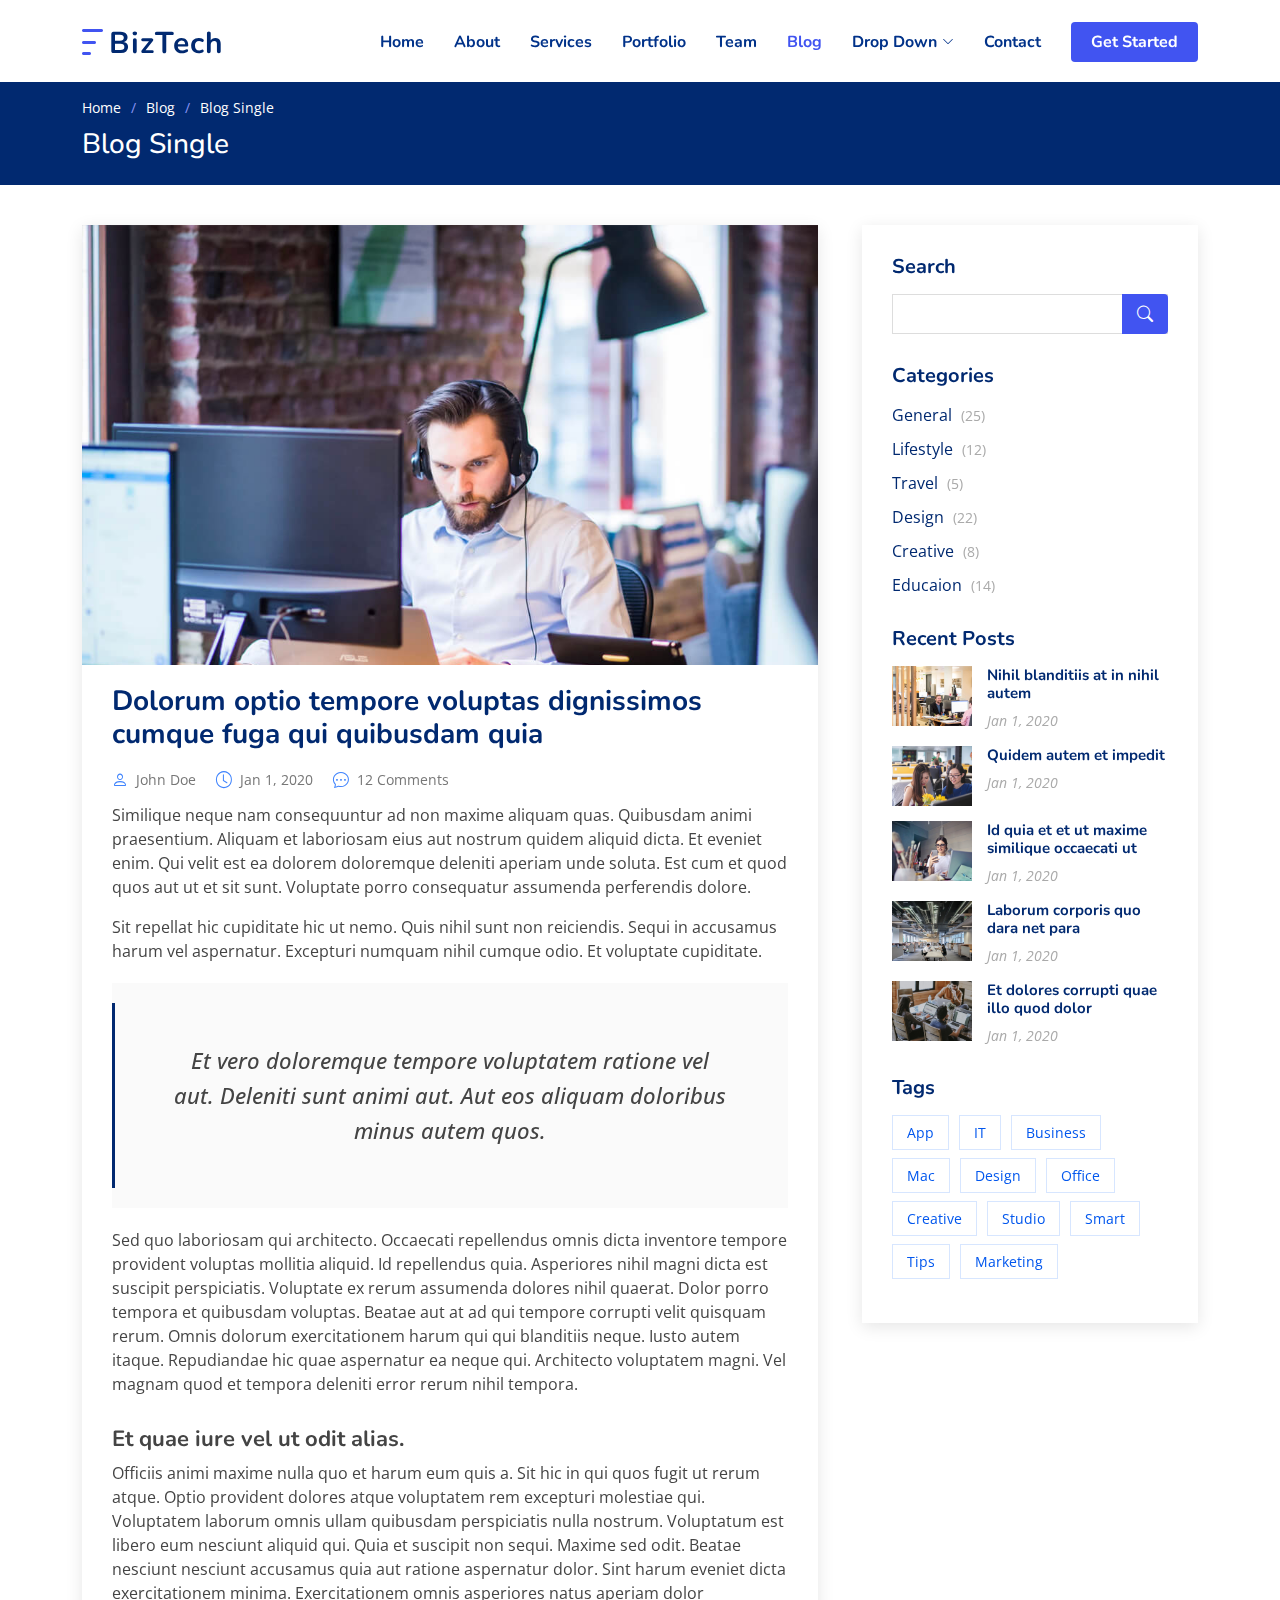
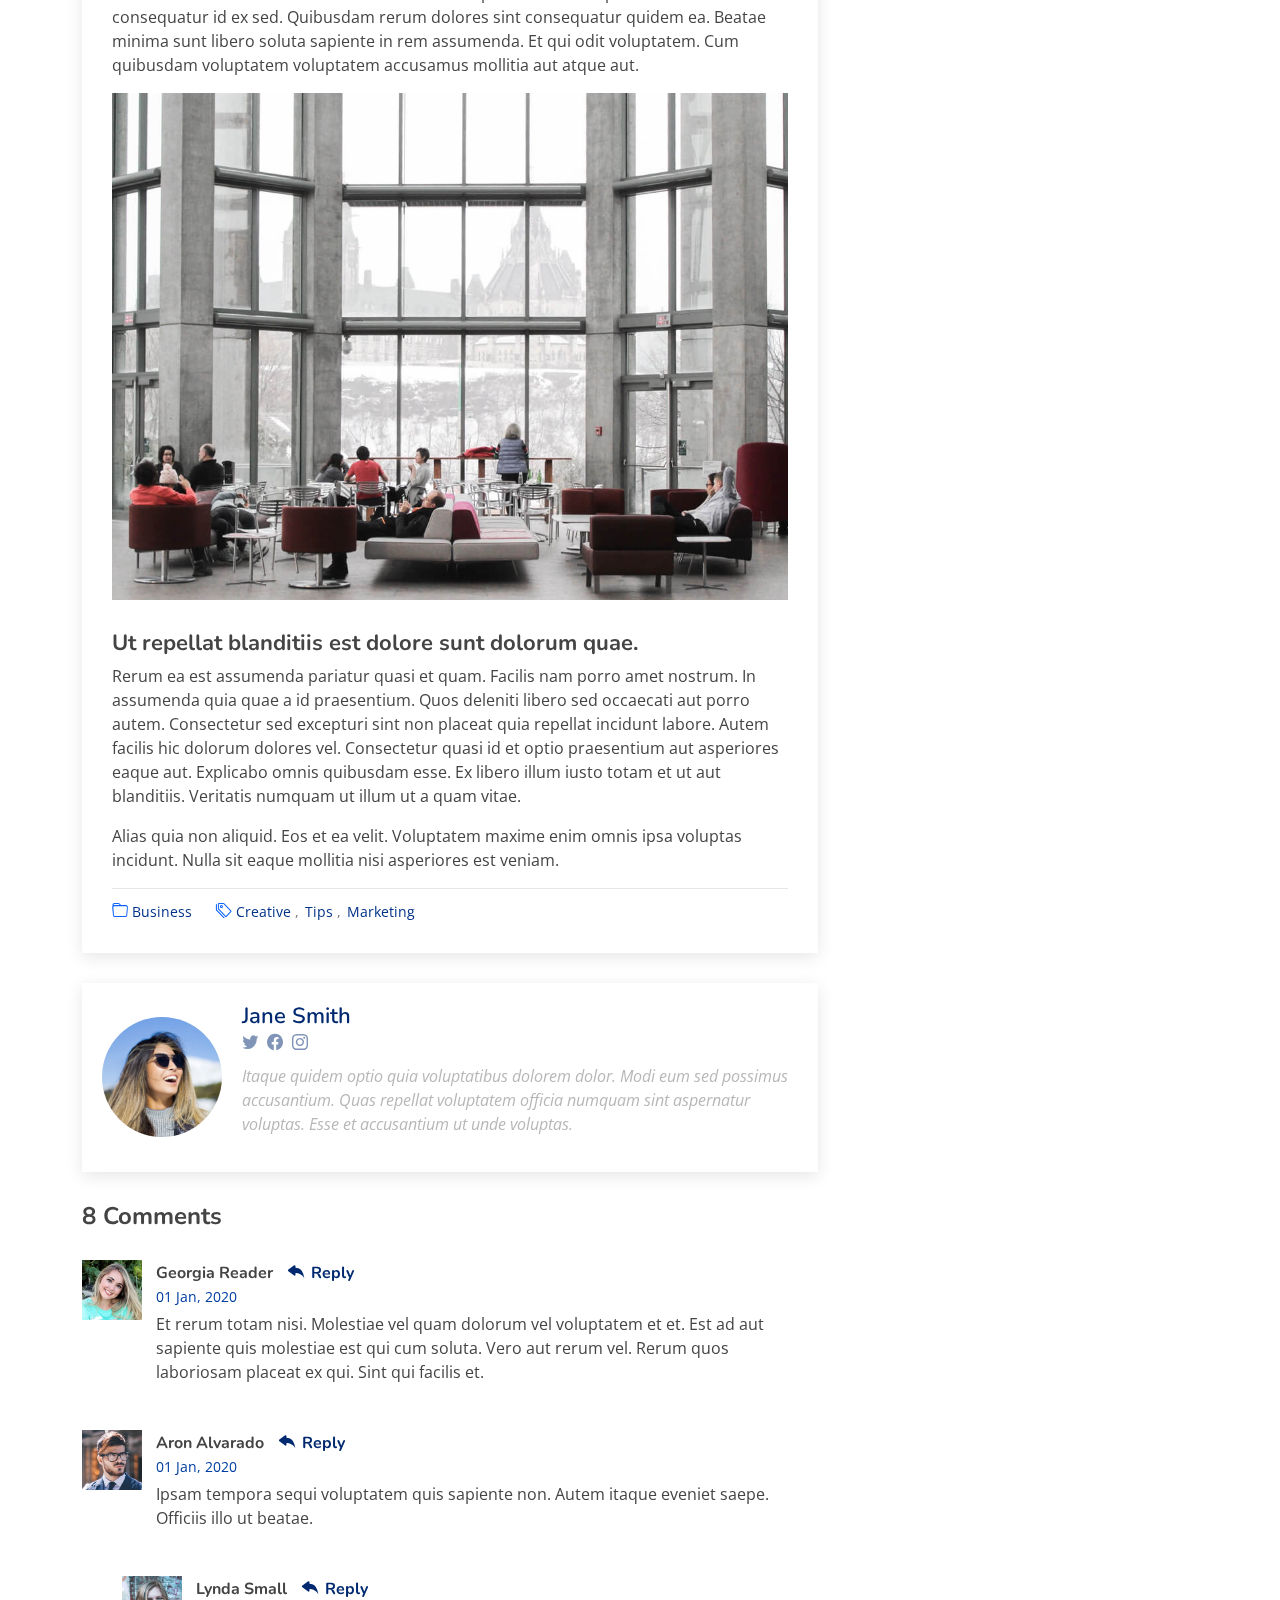
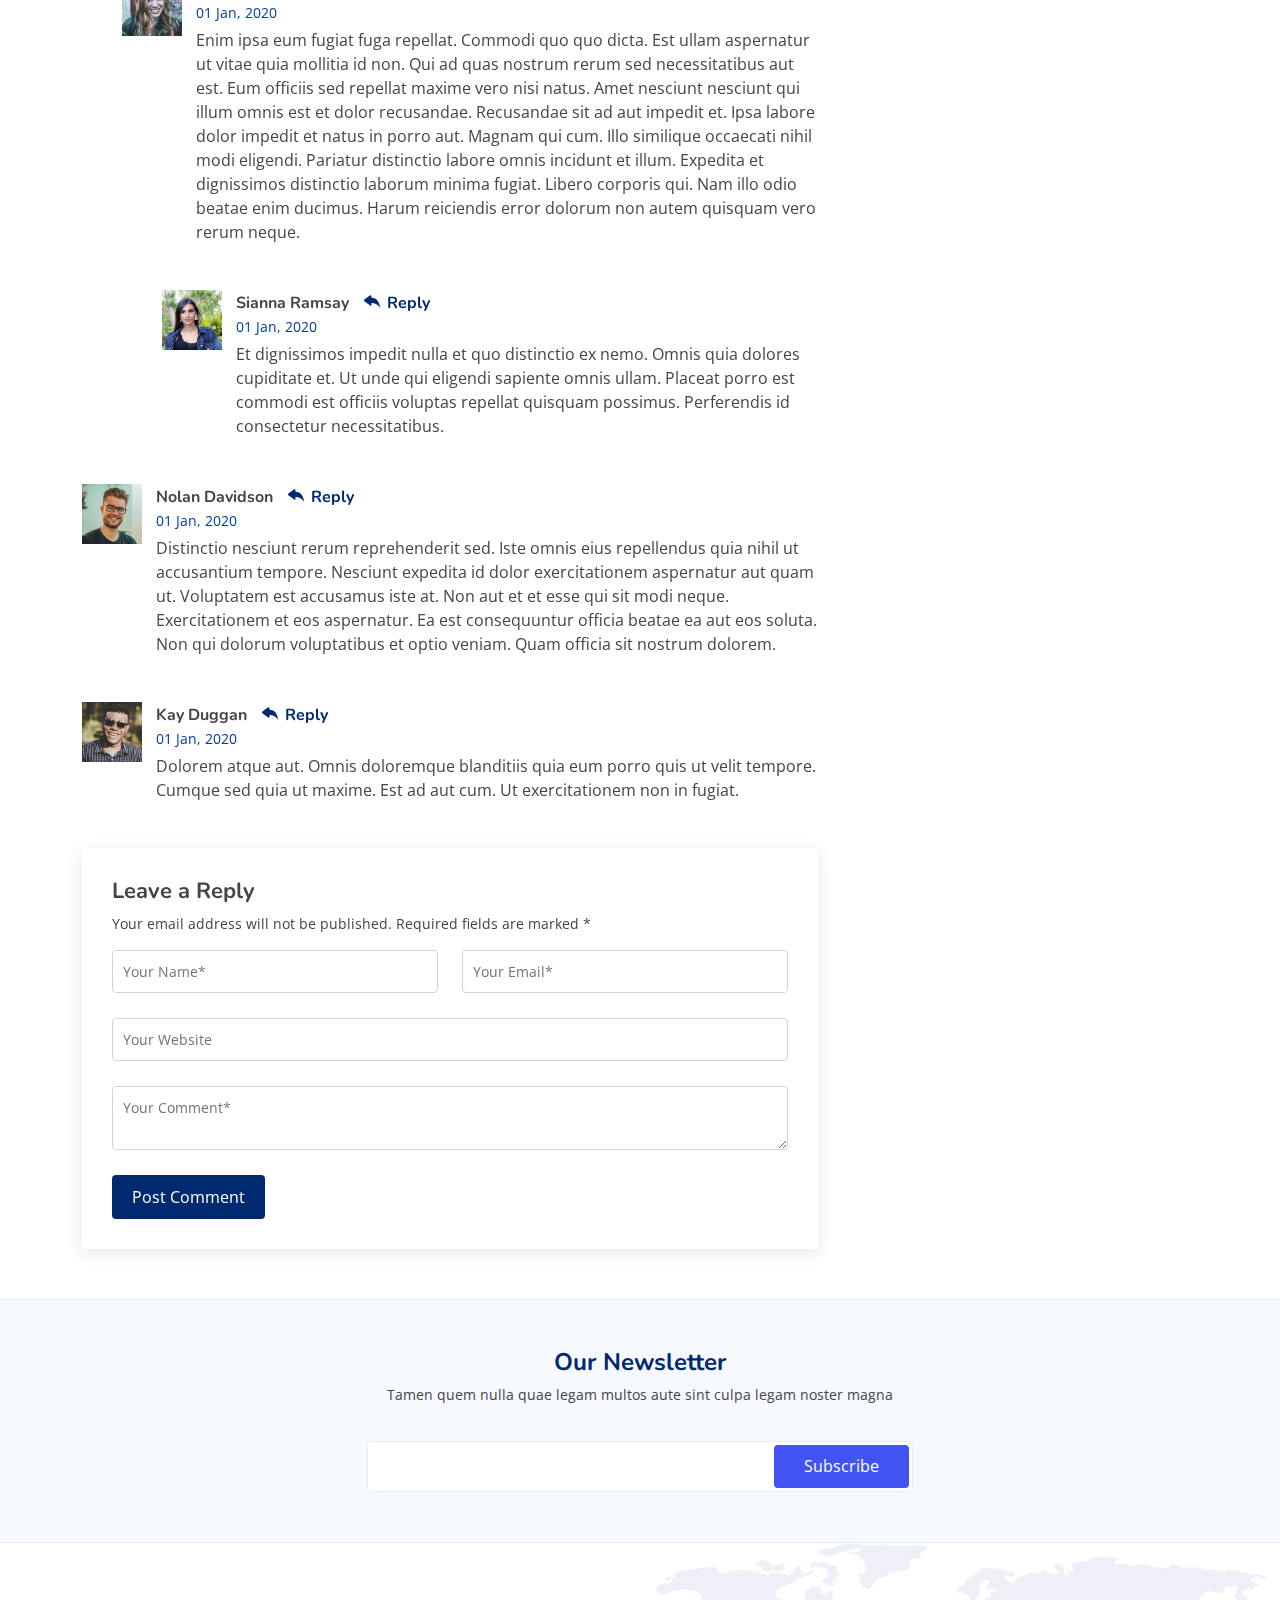
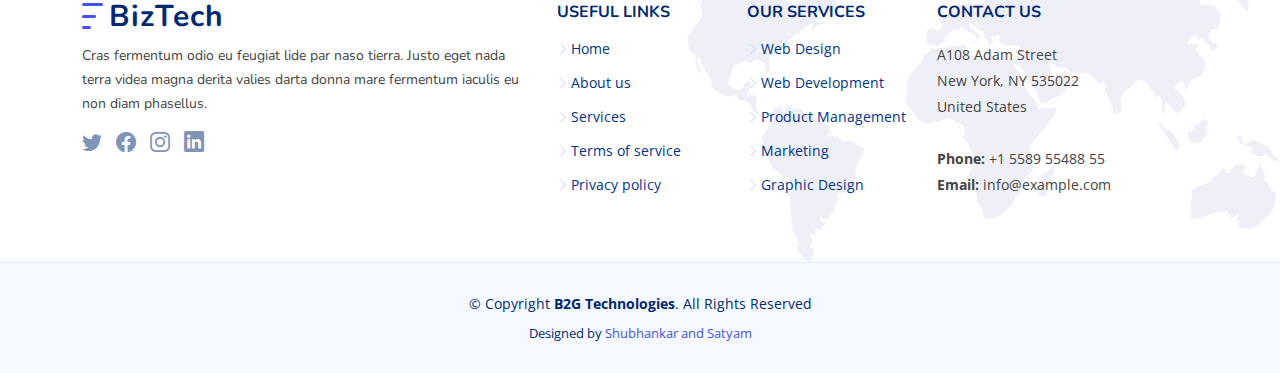
<file: blog-single.html>
<!DOCTYPE html>
<html lang="en">

<head>
  <meta charset="utf-8">
  <meta content="width=device-width, initial-scale=1.0" name="viewport">

  <title>Blog Single - BizTech Bootstrap Template</title>
  <meta content="" name="description">
  <meta content="" name="keywords">

  <!-- Favicons -->
  <link href="assets/img/favicon.png" rel="icon">
  <link href="assets/img/apple-touch-icon.png" rel="apple-touch-icon">

  <!-- Google Fonts -->
  <link href="https://fonts.googleapis.com/css?family=Open+Sans:300,300i,400,400i,600,600i,700,700i|Nunito:300,300i,400,400i,600,600i,700,700i|Poppins:300,300i,400,400i,500,500i,600,600i,700,700i" rel="stylesheet">

  <!-- Vendor CSS Files -->
  <link href="assets/vendor/bootstrap/css/bootstrap.min.css" rel="stylesheet">
  <link href="assets/vendor/bootstrap-icons/bootstrap-icons.css" rel="stylesheet">
  <link href="assets/vendor/aos/aos.css" rel="stylesheet">
  <link href="assets/vendor/remixicon/remixicon.css" rel="stylesheet">
  <link href="assets/vendor/swiper/swiper-bundle.min.css" rel="stylesheet">
  <link href="assets/vendor/glightbox/css/glightbox.min.css" rel="stylesheet">

  <!-- Template Main CSS File -->
  <link href="assets/css/style.css" rel="stylesheet">

 
</head>

<body>

  <!-- ======= Header ======= -->
  <header id="header" class="header fixed-top">
    <div class="container-fluid container-xl d-flex align-items-center justify-content-between">

      <a href="index.html" class="logo d-flex align-items-center">
        <img src="assets/img/logo.png" alt="">
        <span>BizTech</span>
      </a>

      <nav id="navbar" class="navbar">
        <ul>
          <li><a class="nav-link scrollto " href="#hero">Home</a></li>
          <li><a class="nav-link scrollto" href="#about">About</a></li>
          <li><a class="nav-link scrollto" href="#services">Services</a></li>
          <li><a class="nav-link scrollto" href="#portfolio">Portfolio</a></li>
          <li><a class="nav-link scrollto" href="#team">Team</a></li>
          <li><a class="active" href="blog.html">Blog</a></li>
          <li class="dropdown"><a href="#"><span>Drop Down</span> <i class="bi bi-chevron-down"></i></a>
            <ul>
              <li><a href="#">Drop Down 1</a></li>
              <li class="dropdown"><a href="#"><span>Deep Drop Down</span> <i class="bi bi-chevron-right"></i></a>
                <ul>
                  <li><a href="#">Deep Drop Down 1</a></li>
                  <li><a href="#">Deep Drop Down 2</a></li>
                  <li><a href="#">Deep Drop Down 3</a></li>
                  <li><a href="#">Deep Drop Down 4</a></li>
                  <li><a href="#">Deep Drop Down 5</a></li>
                </ul>
              </li>
              <li><a href="#">Drop Down 2</a></li>
              <li><a href="#">Drop Down 3</a></li>
              <li><a href="#">Drop Down 4</a></li>
            </ul>
          </li>
          <li><a class="nav-link scrollto" href="#contact">Contact</a></li>
          <li><a class="getstarted scrollto" href="#about">Get Started</a></li>
        </ul>
        <i class="bi bi-list mobile-nav-toggle"></i>
      </nav><!-- .navbar -->

    </div>
  </header><!-- End Header -->

  <main id="main">

    <!-- ======= Breadcrumbs ======= -->
    <section class="breadcrumbs">
      <div class="container">

        <ol>
          <li><a href="index.html">Home</a></li>
          <li><a href="blog.html">Blog</a></li>
          <li>Blog Single</li>
        </ol>
        <h2>Blog Single</h2>

      </div>
    </section><!-- End Breadcrumbs -->

    <!-- ======= Blog Single Section ======= -->
    <section id="blog" class="blog">
      <div class="container" data-aos="fade-up">

        <div class="row">

          <div class="col-lg-8 entries">

            <article class="entry entry-single">

              <div class="entry-img">
                <img src="assets/img/blog/blog-1.jpg" alt="" class="img-fluid">
              </div>

              <h2 class="entry-title">
                <a href="blog-single.html">Dolorum optio tempore voluptas dignissimos cumque fuga qui quibusdam quia</a>
              </h2>

              <div class="entry-meta">
                <ul>
                  <li class="d-flex align-items-center"><i class="bi bi-person"></i> <a href="blog-single.html">John Doe</a></li>
                  <li class="d-flex align-items-center"><i class="bi bi-clock"></i> <a href="blog-single.html"><time datetime="2020-01-01">Jan 1, 2020</time></a></li>
                  <li class="d-flex align-items-center"><i class="bi bi-chat-dots"></i> <a href="blog-single.html">12 Comments</a></li>
                </ul>
              </div>

              <div class="entry-content">
                <p>
                  Similique neque nam consequuntur ad non maxime aliquam quas. Quibusdam animi praesentium. Aliquam et laboriosam eius aut nostrum quidem aliquid dicta.
                  Et eveniet enim. Qui velit est ea dolorem doloremque deleniti aperiam unde soluta. Est cum et quod quos aut ut et sit sunt. Voluptate porro consequatur assumenda perferendis dolore.
                </p>

                <p>
                  Sit repellat hic cupiditate hic ut nemo. Quis nihil sunt non reiciendis. Sequi in accusamus harum vel aspernatur. Excepturi numquam nihil cumque odio. Et voluptate cupiditate.
                </p>

                <blockquote>
                  <p>
                    Et vero doloremque tempore voluptatem ratione vel aut. Deleniti sunt animi aut. Aut eos aliquam doloribus minus autem quos.
                  </p>
                </blockquote>

                <p>
                  Sed quo laboriosam qui architecto. Occaecati repellendus omnis dicta inventore tempore provident voluptas mollitia aliquid. Id repellendus quia. Asperiores nihil magni dicta est suscipit perspiciatis. Voluptate ex rerum assumenda dolores nihil quaerat.
                  Dolor porro tempora et quibusdam voluptas. Beatae aut at ad qui tempore corrupti velit quisquam rerum. Omnis dolorum exercitationem harum qui qui blanditiis neque.
                  Iusto autem itaque. Repudiandae hic quae aspernatur ea neque qui. Architecto voluptatem magni. Vel magnam quod et tempora deleniti error rerum nihil tempora.
                </p>

                <h3>Et quae iure vel ut odit alias.</h3>
                <p>
                  Officiis animi maxime nulla quo et harum eum quis a. Sit hic in qui quos fugit ut rerum atque. Optio provident dolores atque voluptatem rem excepturi molestiae qui. Voluptatem laborum omnis ullam quibusdam perspiciatis nulla nostrum. Voluptatum est libero eum nesciunt aliquid qui.
                  Quia et suscipit non sequi. Maxime sed odit. Beatae nesciunt nesciunt accusamus quia aut ratione aspernatur dolor. Sint harum eveniet dicta exercitationem minima. Exercitationem omnis asperiores natus aperiam dolor consequatur id ex sed. Quibusdam rerum dolores sint consequatur quidem ea.
                  Beatae minima sunt libero soluta sapiente in rem assumenda. Et qui odit voluptatem. Cum quibusdam voluptatem voluptatem accusamus mollitia aut atque aut.
                </p>
                <img src="assets/img/blog/blog-inside-post.jpg" class="img-fluid" alt="">

                <h3>Ut repellat blanditiis est dolore sunt dolorum quae.</h3>
                <p>
                  Rerum ea est assumenda pariatur quasi et quam. Facilis nam porro amet nostrum. In assumenda quia quae a id praesentium. Quos deleniti libero sed occaecati aut porro autem. Consectetur sed excepturi sint non placeat quia repellat incidunt labore. Autem facilis hic dolorum dolores vel.
                  Consectetur quasi id et optio praesentium aut asperiores eaque aut. Explicabo omnis quibusdam esse. Ex libero illum iusto totam et ut aut blanditiis. Veritatis numquam ut illum ut a quam vitae.
                </p>
                <p>
                  Alias quia non aliquid. Eos et ea velit. Voluptatem maxime enim omnis ipsa voluptas incidunt. Nulla sit eaque mollitia nisi asperiores est veniam.
                </p>

              </div>

              <div class="entry-footer">
                <i class="bi bi-folder"></i>
                <ul class="cats">
                  <li><a href="#">Business</a></li>
                </ul>

                <i class="bi bi-tags"></i>
                <ul class="tags">
                  <li><a href="#">Creative</a></li>
                  <li><a href="#">Tips</a></li>
                  <li><a href="#">Marketing</a></li>
                </ul>
              </div>

            </article><!-- End blog entry -->

            <div class="blog-author d-flex align-items-center">
              <img src="assets/img/blog/blog-author.jpg" class="rounded-circle float-left" alt="">
              <div>
                <h4>Jane Smith</h4>
                <div class="social-links">
                  <a href="https://twitters.com/#"><i class="bi bi-twitter"></i></a>
                  <a href="https://facebook.com/#"><i class="bi bi-facebook"></i></a>
                  <a href="https://instagram.com/#"><i class="biu bi-instagram"></i></a>
                </div>
                <p>
                  Itaque quidem optio quia voluptatibus dolorem dolor. Modi eum sed possimus accusantium. Quas repellat voluptatem officia numquam sint aspernatur voluptas. Esse et accusantium ut unde voluptas.
                </p>
              </div>
            </div><!-- End blog author bio -->

            <div class="blog-comments">

              <h4 class="comments-count">8 Comments</h4>

              <div id="comment-1" class="comment">
                <div class="d-flex">
                  <div class="comment-img"><img src="assets/img/blog/comments-1.jpg" alt=""></div>
                  <div>
                    <h5><a href="">Georgia Reader</a> <a href="#" class="reply"><i class="bi bi-reply-fill"></i> Reply</a></h5>
                    <time datetime="2020-01-01">01 Jan, 2020</time>
                    <p>
                      Et rerum totam nisi. Molestiae vel quam dolorum vel voluptatem et et. Est ad aut sapiente quis molestiae est qui cum soluta.
                      Vero aut rerum vel. Rerum quos laboriosam placeat ex qui. Sint qui facilis et.
                    </p>
                  </div>
                </div>
              </div><!-- End comment #1 -->

              <div id="comment-2" class="comment">
                <div class="d-flex">
                  <div class="comment-img"><img src="assets/img/blog/comments-2.jpg" alt=""></div>
                  <div>
                    <h5><a href="">Aron Alvarado</a> <a href="#" class="reply"><i class="bi bi-reply-fill"></i> Reply</a></h5>
                    <time datetime="2020-01-01">01 Jan, 2020</time>
                    <p>
                      Ipsam tempora sequi voluptatem quis sapiente non. Autem itaque eveniet saepe. Officiis illo ut beatae.
                    </p>
                  </div>
                </div>

                <div id="comment-reply-1" class="comment comment-reply">
                  <div class="d-flex">
                    <div class="comment-img"><img src="assets/img/blog/comments-3.jpg" alt=""></div>
                    <div>
                      <h5><a href="">Lynda Small</a> <a href="#" class="reply"><i class="bi bi-reply-fill"></i> Reply</a></h5>
                      <time datetime="2020-01-01">01 Jan, 2020</time>
                      <p>
                        Enim ipsa eum fugiat fuga repellat. Commodi quo quo dicta. Est ullam aspernatur ut vitae quia mollitia id non. Qui ad quas nostrum rerum sed necessitatibus aut est. Eum officiis sed repellat maxime vero nisi natus. Amet nesciunt nesciunt qui illum omnis est et dolor recusandae.

                        Recusandae sit ad aut impedit et. Ipsa labore dolor impedit et natus in porro aut. Magnam qui cum. Illo similique occaecati nihil modi eligendi. Pariatur distinctio labore omnis incidunt et illum. Expedita et dignissimos distinctio laborum minima fugiat.

                        Libero corporis qui. Nam illo odio beatae enim ducimus. Harum reiciendis error dolorum non autem quisquam vero rerum neque.
                      </p>
                    </div>
                  </div>

                  <div id="comment-reply-2" class="comment comment-reply">
                    <div class="d-flex">
                      <div class="comment-img"><img src="assets/img/blog/comments-4.jpg" alt=""></div>
                      <div>
                        <h5><a href="">Sianna Ramsay</a> <a href="#" class="reply"><i class="bi bi-reply-fill"></i> Reply</a></h5>
                        <time datetime="2020-01-01">01 Jan, 2020</time>
                        <p>
                          Et dignissimos impedit nulla et quo distinctio ex nemo. Omnis quia dolores cupiditate et. Ut unde qui eligendi sapiente omnis ullam. Placeat porro est commodi est officiis voluptas repellat quisquam possimus. Perferendis id consectetur necessitatibus.
                        </p>
                      </div>
                    </div>

                  </div><!-- End comment reply #2-->

                </div><!-- End comment reply #1-->

              </div><!-- End comment #2-->

              <div id="comment-3" class="comment">
                <div class="d-flex">
                  <div class="comment-img"><img src="assets/img/blog/comments-5.jpg" alt=""></div>
                  <div>
                    <h5><a href="">Nolan Davidson</a> <a href="#" class="reply"><i class="bi bi-reply-fill"></i> Reply</a></h5>
                    <time datetime="2020-01-01">01 Jan, 2020</time>
                    <p>
                      Distinctio nesciunt rerum reprehenderit sed. Iste omnis eius repellendus quia nihil ut accusantium tempore. Nesciunt expedita id dolor exercitationem aspernatur aut quam ut. Voluptatem est accusamus iste at.
                      Non aut et et esse qui sit modi neque. Exercitationem et eos aspernatur. Ea est consequuntur officia beatae ea aut eos soluta. Non qui dolorum voluptatibus et optio veniam. Quam officia sit nostrum dolorem.
                    </p>
                  </div>
                </div>

              </div><!-- End comment #3 -->

              <div id="comment-4" class="comment">
                <div class="d-flex">
                  <div class="comment-img"><img src="assets/img/blog/comments-6.jpg" alt=""></div>
                  <div>
                    <h5><a href="">Kay Duggan</a> <a href="#" class="reply"><i class="bi bi-reply-fill"></i> Reply</a></h5>
                    <time datetime="2020-01-01">01 Jan, 2020</time>
                    <p>
                      Dolorem atque aut. Omnis doloremque blanditiis quia eum porro quis ut velit tempore. Cumque sed quia ut maxime. Est ad aut cum. Ut exercitationem non in fugiat.
                    </p>
                  </div>
                </div>

              </div><!-- End comment #4 -->

              <div class="reply-form">
                <h4>Leave a Reply</h4>
                <p>Your email address will not be published. Required fields are marked * </p>
                <form action="">
                  <div class="row">
                    <div class="col-md-6 form-group">
                      <input name="name" type="text" class="form-control" placeholder="Your Name*">
                    </div>
                    <div class="col-md-6 form-group">
                      <input name="email" type="text" class="form-control" placeholder="Your Email*">
                    </div>
                  </div>
                  <div class="row">
                    <div class="col form-group">
                      <input name="website" type="text" class="form-control" placeholder="Your Website">
                    </div>
                  </div>
                  <div class="row">
                    <div class="col form-group">
                      <textarea name="comment" class="form-control" placeholder="Your Comment*"></textarea>
                    </div>
                  </div>
                  <button type="submit" class="btn btn-primary">Post Comment</button>

                </form>

              </div>

            </div><!-- End blog comments -->

          </div><!-- End blog entries list -->

          <div class="col-lg-4">

            <div class="sidebar">

              <h3 class="sidebar-title">Search</h3>
              <div class="sidebar-item search-form">
                <form action="">
                  <input type="text">
                  <button type="submit"><i class="bi bi-search"></i></button>
                </form>
              </div><!-- End sidebar search formn-->

              <h3 class="sidebar-title">Categories</h3>
              <div class="sidebar-item categories">
                <ul>
                  <li><a href="#">General <span>(25)</span></a></li>
                  <li><a href="#">Lifestyle <span>(12)</span></a></li>
                  <li><a href="#">Travel <span>(5)</span></a></li>
                  <li><a href="#">Design <span>(22)</span></a></li>
                  <li><a href="#">Creative <span>(8)</span></a></li>
                  <li><a href="#">Educaion <span>(14)</span></a></li>
                </ul>
              </div><!-- End sidebar categories-->

              <h3 class="sidebar-title">Recent Posts</h3>
              <div class="sidebar-item recent-posts">
                <div class="post-item clearfix">
                  <img src="assets/img/blog/blog-recent-1.jpg" alt="">
                  <h4><a href="blog-single.html">Nihil blanditiis at in nihil autem</a></h4>
                  <time datetime="2020-01-01">Jan 1, 2020</time>
                </div>

                <div class="post-item clearfix">
                  <img src="assets/img/blog/blog-recent-2.jpg" alt="">
                  <h4><a href="blog-single.html">Quidem autem et impedit</a></h4>
                  <time datetime="2020-01-01">Jan 1, 2020</time>
                </div>

                <div class="post-item clearfix">
                  <img src="assets/img/blog/blog-recent-3.jpg" alt="">
                  <h4><a href="blog-single.html">Id quia et et ut maxime similique occaecati ut</a></h4>
                  <time datetime="2020-01-01">Jan 1, 2020</time>
                </div>

                <div class="post-item clearfix">
                  <img src="assets/img/blog/blog-recent-4.jpg" alt="">
                  <h4><a href="blog-single.html">Laborum corporis quo dara net para</a></h4>
                  <time datetime="2020-01-01">Jan 1, 2020</time>
                </div>

                <div class="post-item clearfix">
                  <img src="assets/img/blog/blog-recent-5.jpg" alt="">
                  <h4><a href="blog-single.html">Et dolores corrupti quae illo quod dolor</a></h4>
                  <time datetime="2020-01-01">Jan 1, 2020</time>
                </div>

              </div><!-- End sidebar recent posts-->

              <h3 class="sidebar-title">Tags</h3>
              <div class="sidebar-item tags">
                <ul>
                  <li><a href="#">App</a></li>
                  <li><a href="#">IT</a></li>
                  <li><a href="#">Business</a></li>
                  <li><a href="#">Mac</a></li>
                  <li><a href="#">Design</a></li>
                  <li><a href="#">Office</a></li>
                  <li><a href="#">Creative</a></li>
                  <li><a href="#">Studio</a></li>
                  <li><a href="#">Smart</a></li>
                  <li><a href="#">Tips</a></li>
                  <li><a href="#">Marketing</a></li>
                </ul>
              </div><!-- End sidebar tags-->

            </div><!-- End sidebar -->

          </div><!-- End blog sidebar -->

        </div>

      </div>
    </section><!-- End Blog Single Section -->

  </main><!-- End #main -->

  <!-- ======= Footer ======= -->
  <footer id="footer" class="footer">

    <div class="footer-newsletter">
      <div class="container">
        <div class="row justify-content-center">
          <div class="col-lg-12 text-center">
            <h4>Our Newsletter</h4>
            <p>Tamen quem nulla quae legam multos aute sint culpa legam noster magna</p>
          </div>
          <div class="col-lg-6">
            <form action="" method="post">
              <input type="email" name="email"><input type="submit" value="Subscribe">
            </form>
          </div>
        </div>
      </div>
    </div>

    <div class="footer-top">
      <div class="container">
        <div class="row gy-4">
          <div class="col-lg-5 col-md-12 footer-info">
            <a href="index.html" class="logo d-flex align-items-center">
              <img src="assets/img/logo.png" alt="">
              <span>BizTech</span>
            </a>
            <p>Cras fermentum odio eu feugiat lide par naso tierra. Justo eget nada terra videa magna derita valies darta donna mare fermentum iaculis eu non diam phasellus.</p>
            <div class="social-links mt-3">
              <a href="#" class="twitter"><i class="bi bi-twitter"></i></a>
              <a href="#" class="facebook"><i class="bi bi-facebook"></i></a>
              <a href="#" class="instagram"><i class="bi bi-instagram bx bxl-instagram"></i></a>
              <a href="#" class="linkedin"><i class="bi bi-linkedin bx bxl-linkedin"></i></a>
            </div>
          </div>

          <div class="col-lg-2 col-6 footer-links">
            <h4>Useful Links</h4>
            <ul>
              <li><i class="bi bi-chevron-right"></i> <a href="#">Home</a></li>
              <li><i class="bi bi-chevron-right"></i> <a href="#">About us</a></li>
              <li><i class="bi bi-chevron-right"></i> <a href="#">Services</a></li>
              <li><i class="bi bi-chevron-right"></i> <a href="#">Terms of service</a></li>
              <li><i class="bi bi-chevron-right"></i> <a href="#">Privacy policy</a></li>
            </ul>
          </div>

          <div class="col-lg-2 col-6 footer-links">
            <h4>Our Services</h4>
            <ul>
              <li><i class="bi bi-chevron-right"></i> <a href="#">Web Design</a></li>
              <li><i class="bi bi-chevron-right"></i> <a href="#">Web Development</a></li>
              <li><i class="bi bi-chevron-right"></i> <a href="#">Product Management</a></li>
              <li><i class="bi bi-chevron-right"></i> <a href="#">Marketing</a></li>
              <li><i class="bi bi-chevron-right"></i> <a href="#">Graphic Design</a></li>
            </ul>
          </div>

          <div class="col-lg-3 col-md-12 footer-contact text-center text-md-start">
            <h4>Contact Us</h4>
            <p>
              A108 Adam Street <br>
              New York, NY 535022<br>
              United States <br><br>
              <strong>Phone:</strong> +1 5589 55488 55<br>
              <strong>Email:</strong> info@example.com<br>
            </p>

          </div>

        </div>
      </div>
    </div>

    <div class="container">
      <div class="copyright">
        &copy; Copyright <strong><span>B2G Technologies</span></strong>. All Rights Reserved
      </div>
      <div class="credits">
        
        Designed by <a href="#">Shubhankar and Satyam</a>
      </div>
    </div>
  </footer><!-- End Footer -->

  <a href="#" class="back-to-top d-flex align-items-center justify-content-center"><i class="bi bi-arrow-up-short"></i></a>

  <!-- Vendor JS Files -->
  <script src="assets/vendor/bootstrap/js/bootstrap.bundle.js"></script>
  <script src="assets/vendor/aos/aos.js"></script>
  <script src="assets/vendor/php-email-form/validate.js"></script>
  <script src="assets/vendor/swiper/swiper-bundle.min.js"></script>
  <script src="assets/vendor/purecounter/purecounter.js"></script>
  <script src="assets/vendor/isotope-layout/isotope.pkgd.min.js"></script>
  <script src="assets/vendor/glightbox/js/glightbox.min.js"></script>

  <!-- Template Main JS File -->
  <script src="assets/js/main.js"></script>

</body>

</html>
</file>
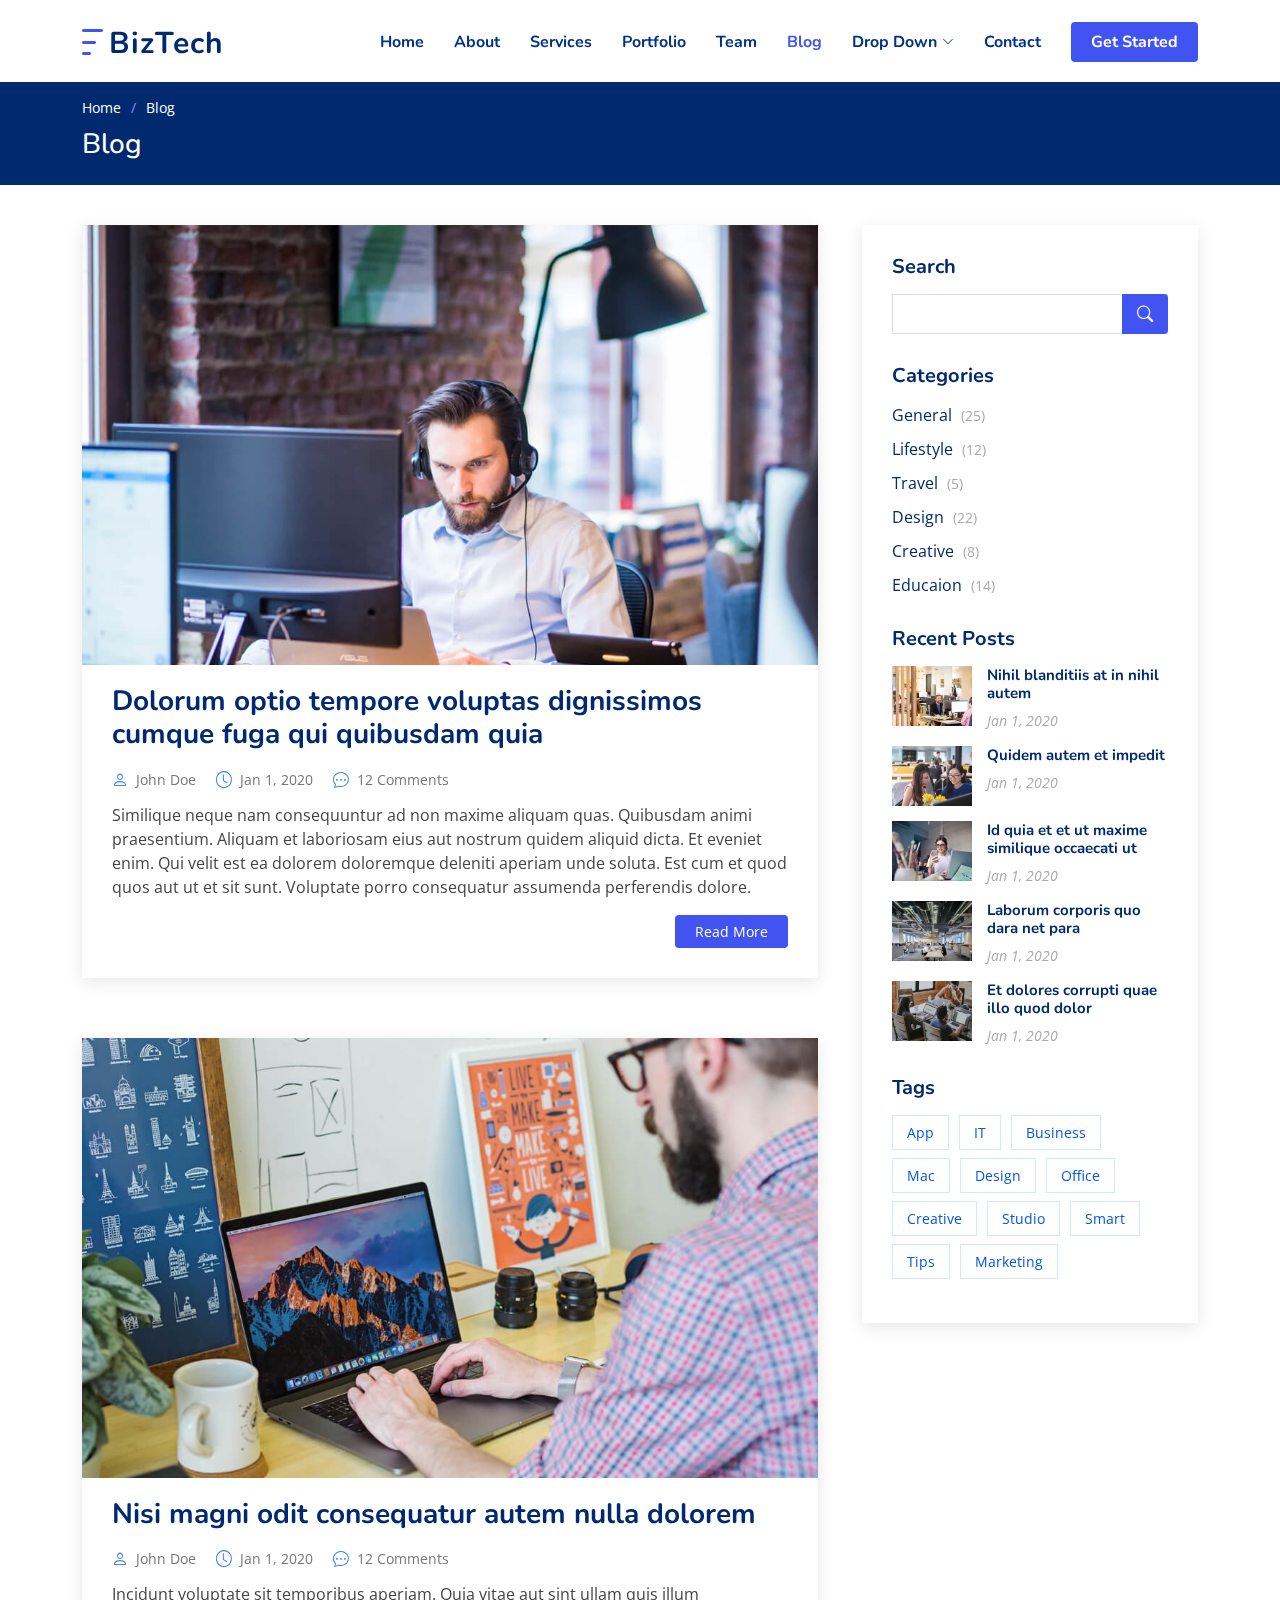
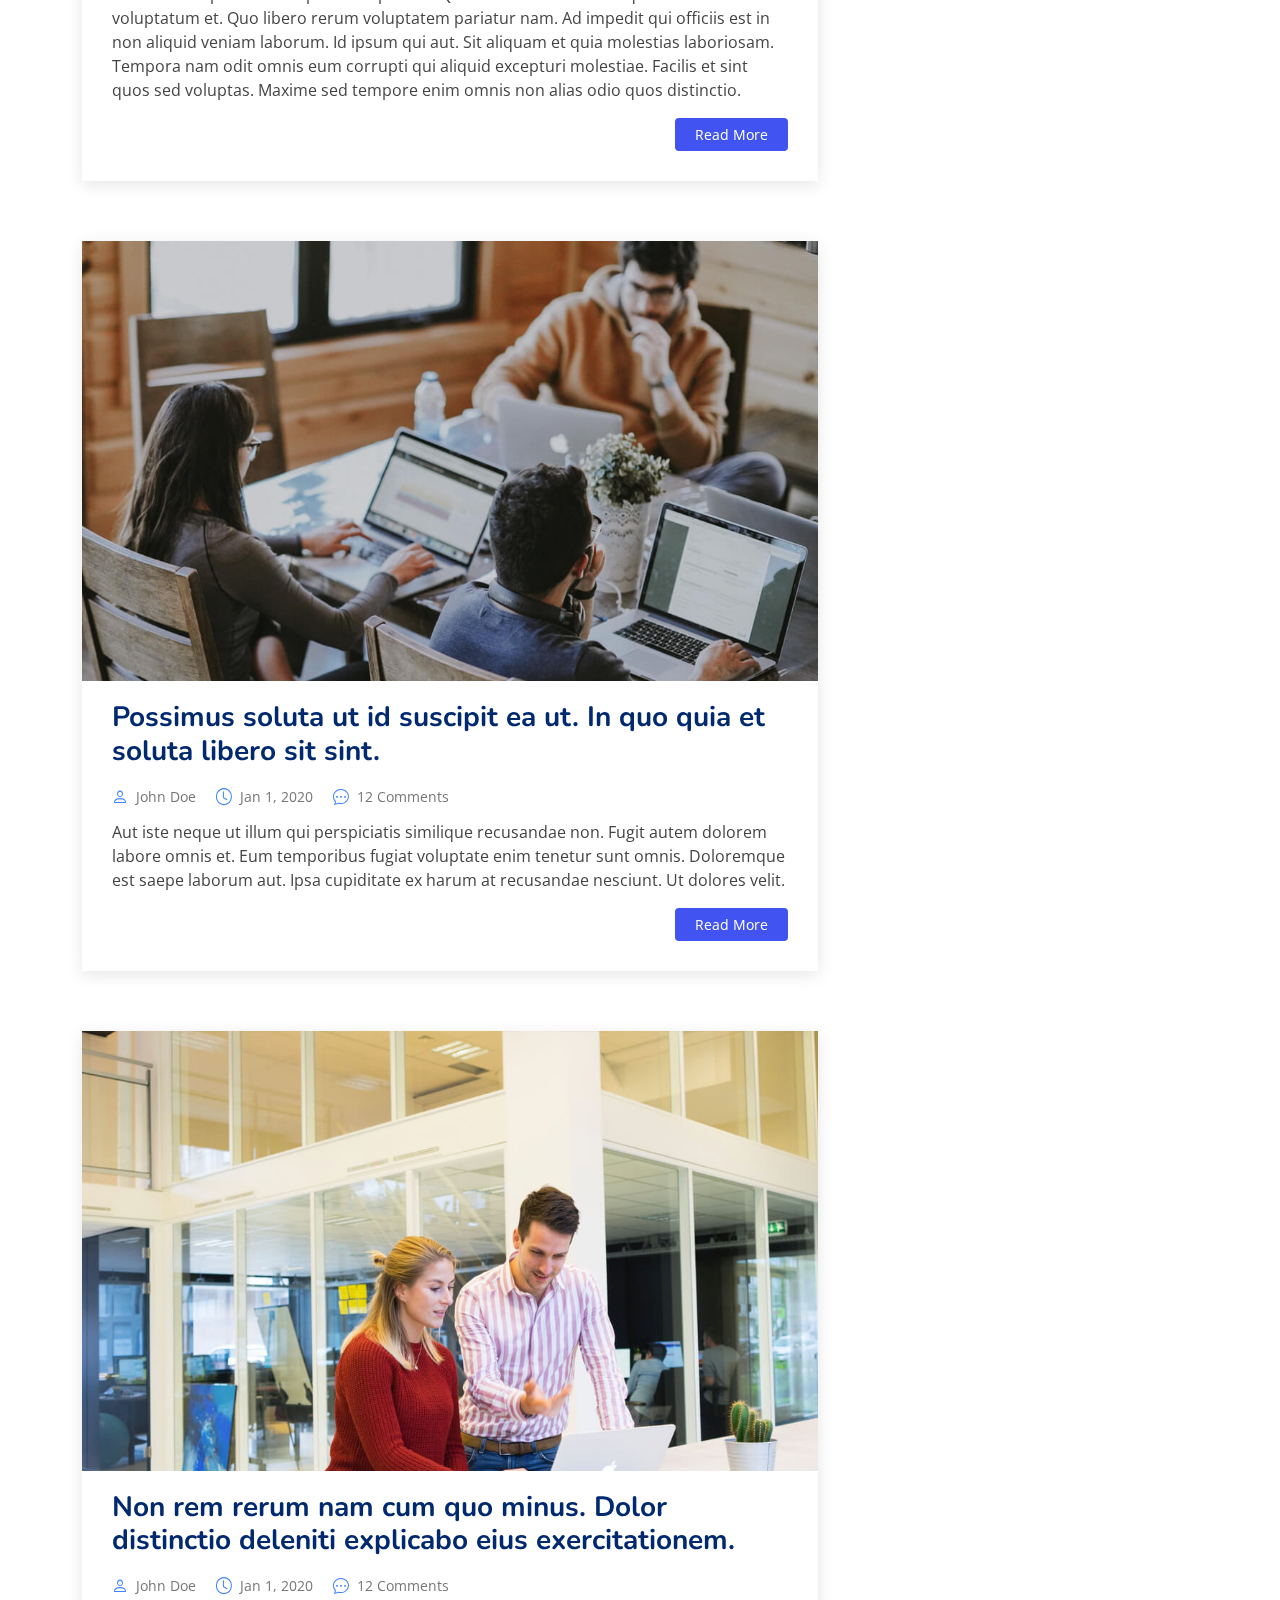
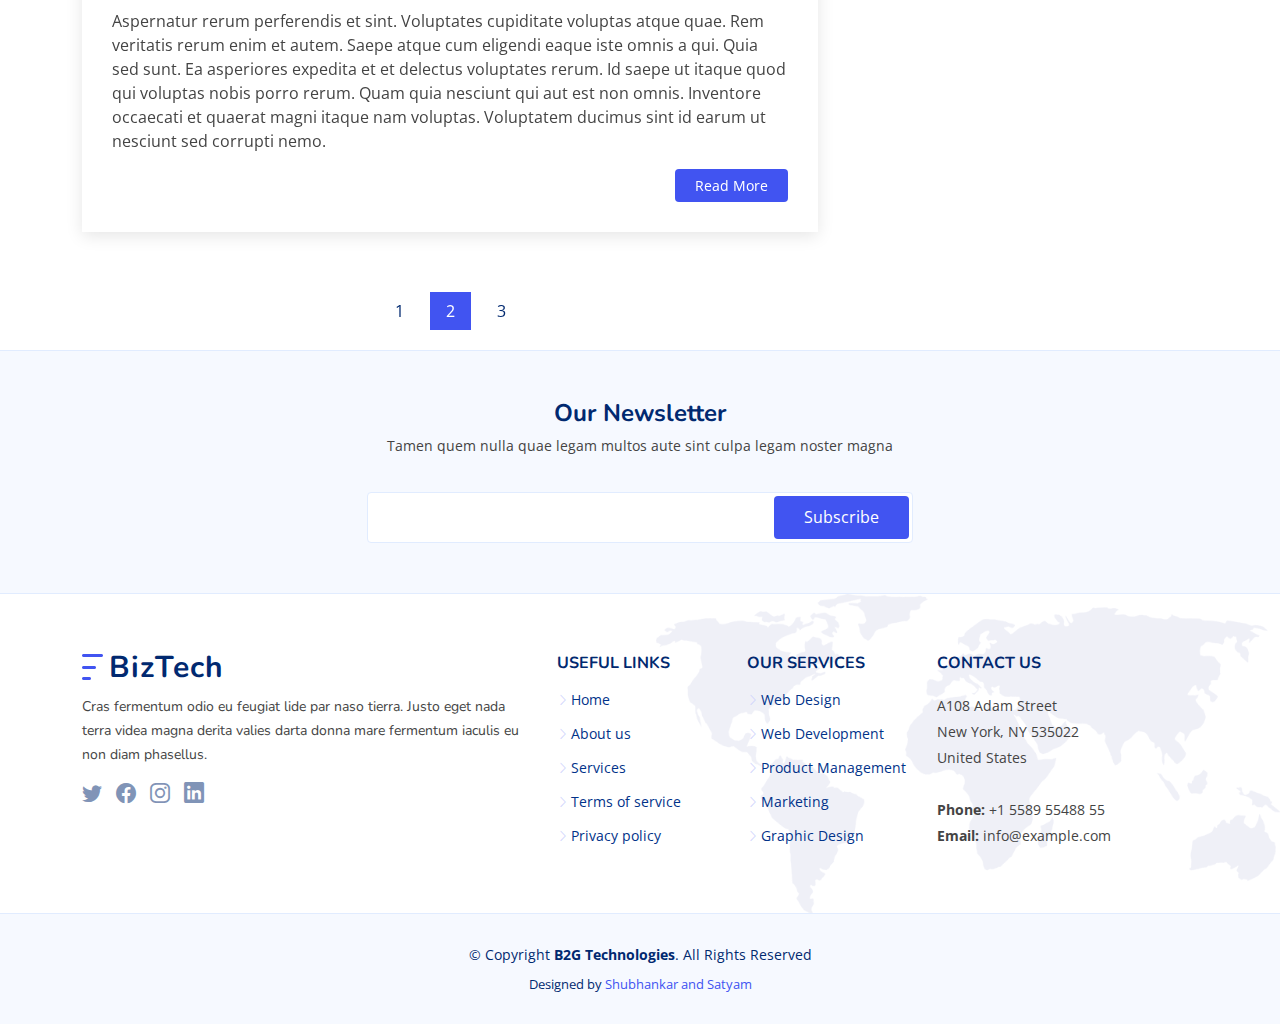
<file: blog.html>
<!DOCTYPE html>
<html lang="en">

<head>
  <meta charset="utf-8">
  <meta content="width=device-width, initial-scale=1.0" name="viewport">

  <title>Blog - BizTech Bootstrap Template</title>
  <meta content="" name="description">
  <meta content="" name="keywords">

  <!-- Favicons -->
  <link href="assets/img/favicon.png" rel="icon">
  <link href="assets/img/apple-touch-icon.png" rel="apple-touch-icon">

  <!-- Google Fonts -->
  <link href="https://fonts.googleapis.com/css?family=Open+Sans:300,300i,400,400i,600,600i,700,700i|Nunito:300,300i,400,400i,600,600i,700,700i|Poppins:300,300i,400,400i,500,500i,600,600i,700,700i" rel="stylesheet">

  <!-- Vendor CSS Files -->
  <link href="assets/vendor/bootstrap/css/bootstrap.min.css" rel="stylesheet">
  <link href="assets/vendor/bootstrap-icons/bootstrap-icons.css" rel="stylesheet">
  <link href="assets/vendor/aos/aos.css" rel="stylesheet">
  <link href="assets/vendor/remixicon/remixicon.css" rel="stylesheet">
  <link href="assets/vendor/swiper/swiper-bundle.min.css" rel="stylesheet">
  <link href="assets/vendor/glightbox/css/glightbox.min.css" rel="stylesheet">

  <!-- Template Main CSS File -->
  <link href="assets/css/style.css" rel="stylesheet">


</head>

<body>

  <!-- ======= Header ======= -->
  <header id="header" class="header fixed-top">
    <div class="container-fluid container-xl d-flex align-items-center justify-content-between">

      <a href="index.html" class="logo d-flex align-items-center">
        <img src="assets/img/logo.png" alt="">
        <span>BizTech</span>
      </a>

      <nav id="navbar" class="navbar">
        <ul>
          <li><a class="nav-link scrollto " href="#hero">Home</a></li>
          <li><a class="nav-link scrollto" href="#about">About</a></li>
          <li><a class="nav-link scrollto" href="#services">Services</a></li>
          <li><a class="nav-link scrollto" href="#portfolio">Portfolio</a></li>
          <li><a class="nav-link scrollto" href="#team">Team</a></li>
          <li><a class="active" href="blog.html">Blog</a></li>
          <li class="dropdown"><a href="#"><span>Drop Down</span> <i class="bi bi-chevron-down"></i></a>
            <ul>
              <li><a href="#">Drop Down 1</a></li>
              <li class="dropdown"><a href="#"><span>Deep Drop Down</span> <i class="bi bi-chevron-right"></i></a>
                <ul>
                  <li><a href="#">Deep Drop Down 1</a></li>
                  <li><a href="#">Deep Drop Down 2</a></li>
                  <li><a href="#">Deep Drop Down 3</a></li>
                  <li><a href="#">Deep Drop Down 4</a></li>
                  <li><a href="#">Deep Drop Down 5</a></li>
                </ul>
              </li>
              <li><a href="#">Drop Down 2</a></li>
              <li><a href="#">Drop Down 3</a></li>
              <li><a href="#">Drop Down 4</a></li>
            </ul>
          </li>
          <li><a class="nav-link scrollto" href="#contact">Contact</a></li>
          <li><a class="getstarted scrollto" href="#about">Get Started</a></li>
        </ul>
        <i class="bi bi-list mobile-nav-toggle"></i>
      </nav><!-- .navbar -->

    </div>
  </header><!-- End Header -->

  <main id="main">

    <!-- ======= Breadcrumbs ======= -->
    <section class="breadcrumbs">
      <div class="container">

        <ol>
          <li><a href="index.html">Home</a></li>
          <li>Blog</li>
        </ol>
        <h2>Blog</h2>

      </div>
    </section><!-- End Breadcrumbs -->

    <!-- ======= Blog Section ======= -->
    <section id="blog" class="blog">
      <div class="container" data-aos="fade-up">

        <div class="row">

          <div class="col-lg-8 entries">

            <article class="entry">

              <div class="entry-img">
                <img src="assets/img/blog/blog-1.jpg" alt="" class="img-fluid">
              </div>

              <h2 class="entry-title">
                <a href="blog-single.html">Dolorum optio tempore voluptas dignissimos cumque fuga qui quibusdam quia</a>
              </h2>

              <div class="entry-meta">
                <ul>
                  <li class="d-flex align-items-center"><i class="bi bi-person"></i> <a href="blog-single.html">John Doe</a></li>
                  <li class="d-flex align-items-center"><i class="bi bi-clock"></i> <a href="blog-single.html"><time datetime="2020-01-01">Jan 1, 2020</time></a></li>
                  <li class="d-flex align-items-center"><i class="bi bi-chat-dots"></i> <a href="blog-single.html">12 Comments</a></li>
                </ul>
              </div>

              <div class="entry-content">
                <p>
                  Similique neque nam consequuntur ad non maxime aliquam quas. Quibusdam animi praesentium. Aliquam et laboriosam eius aut nostrum quidem aliquid dicta.
                  Et eveniet enim. Qui velit est ea dolorem doloremque deleniti aperiam unde soluta. Est cum et quod quos aut ut et sit sunt. Voluptate porro consequatur assumenda perferendis dolore.
                </p>
                <div class="read-more">
                  <a href="blog-single.html">Read More</a>
                </div>
              </div>

            </article><!-- End blog entry -->

            <article class="entry">

              <div class="entry-img">
                <img src="assets/img/blog/blog-2.jpg" alt="" class="img-fluid">
              </div>

              <h2 class="entry-title">
                <a href="blog-single.html">Nisi magni odit consequatur autem nulla dolorem</a>
              </h2>

              <div class="entry-meta">
                <ul>
                  <li class="d-flex align-items-center"><i class="bi bi-person"></i> <a href="blog-single.html">John Doe</a></li>
                  <li class="d-flex align-items-center"><i class="bi bi-clock"></i> <a href="blog-single.html"><time datetime="2020-01-01">Jan 1, 2020</time></a></li>
                  <li class="d-flex align-items-center"><i class="bi bi-chat-dots"></i> <a href="blog-single.html">12 Comments</a></li>
                </ul>
              </div>

              <div class="entry-content">
                <p>
                  Incidunt voluptate sit temporibus aperiam. Quia vitae aut sint ullam quis illum voluptatum et. Quo libero rerum voluptatem pariatur nam.
                  Ad impedit qui officiis est in non aliquid veniam laborum. Id ipsum qui aut. Sit aliquam et quia molestias laboriosam. Tempora nam odit omnis eum corrupti qui aliquid excepturi molestiae. Facilis et sint quos sed voluptas. Maxime sed tempore enim omnis non alias odio quos distinctio.
                </p>
                <div class="read-more">
                  <a href="blog-single.html">Read More</a>
                </div>
              </div>

            </article><!-- End blog entry -->

            <article class="entry">

              <div class="entry-img">
                <img src="assets/img/blog/blog-3.jpg" alt="" class="img-fluid">
              </div>

              <h2 class="entry-title">
                <a href="blog-single.html">Possimus soluta ut id suscipit ea ut. In quo quia et soluta libero sit sint.</a>
              </h2>

              <div class="entry-meta">
                <ul>
                  <li class="d-flex align-items-center"><i class="bi bi-person"></i> <a href="blog-single.html">John Doe</a></li>
                  <li class="d-flex align-items-center"><i class="bi bi-clock"></i> <a href="blog-single.html"><time datetime="2020-01-01">Jan 1, 2020</time></a></li>
                  <li class="d-flex align-items-center"><i class="bi bi-chat-dots"></i> <a href="blog-single.html">12 Comments</a></li>
                </ul>
              </div>

              <div class="entry-content">
                <p>
                  Aut iste neque ut illum qui perspiciatis similique recusandae non. Fugit autem dolorem labore omnis et. Eum temporibus fugiat voluptate enim tenetur sunt omnis.
                  Doloremque est saepe laborum aut. Ipsa cupiditate ex harum at recusandae nesciunt. Ut dolores velit.
                </p>
                <div class="read-more">
                  <a href="blog-single.html">Read More</a>
                </div>
              </div>

            </article><!-- End blog entry -->

            <article class="entry">

              <div class="entry-img">
                <img src="assets/img/blog/blog-4.jpg" alt="" class="img-fluid">
              </div>

              <h2 class="entry-title">
                <a href="blog-single.html">Non rem rerum nam cum quo minus. Dolor distinctio deleniti explicabo eius exercitationem.</a>
              </h2>

              <div class="entry-meta">
                <ul>
                  <li class="d-flex align-items-center"><i class="bi bi-person"></i> <a href="blog-single.html">John Doe</a></li>
                  <li class="d-flex align-items-center"><i class="bi bi-clock"></i> <a href="blog-single.html"><time datetime="2020-01-01">Jan 1, 2020</time></a></li>
                  <li class="d-flex align-items-center"><i class="bi bi-chat-dots"></i> <a href="blog-single.html">12 Comments</a></li>
                </ul>
              </div>

              <div class="entry-content">
                <p>
                  Aspernatur rerum perferendis et sint. Voluptates cupiditate voluptas atque quae. Rem veritatis rerum enim et autem. Saepe atque cum eligendi eaque iste omnis a qui.
                  Quia sed sunt. Ea asperiores expedita et et delectus voluptates rerum. Id saepe ut itaque quod qui voluptas nobis porro rerum. Quam quia nesciunt qui aut est non omnis. Inventore occaecati et quaerat magni itaque nam voluptas. Voluptatem ducimus sint id earum ut nesciunt sed corrupti nemo.
                </p>
                <div class="read-more">
                  <a href="blog-single.html">Read More</a>
                </div>
              </div>

            </article><!-- End blog entry -->

            <div class="blog-pagination">
              <ul class="justify-content-center">
                <li><a href="#">1</a></li>
                <li class="active"><a href="#">2</a></li>
                <li><a href="#">3</a></li>
              </ul>
            </div>

          </div><!-- End blog entries list -->

          <div class="col-lg-4">

            <div class="sidebar">

              <h3 class="sidebar-title">Search</h3>
              <div class="sidebar-item search-form">
                <form action="">
                  <input type="text">
                  <button type="submit"><i class="bi bi-search"></i></button>
                </form>
              </div><!-- End sidebar search formn-->

              <h3 class="sidebar-title">Categories</h3>
              <div class="sidebar-item categories">
                <ul>
                  <li><a href="#">General <span>(25)</span></a></li>
                  <li><a href="#">Lifestyle <span>(12)</span></a></li>
                  <li><a href="#">Travel <span>(5)</span></a></li>
                  <li><a href="#">Design <span>(22)</span></a></li>
                  <li><a href="#">Creative <span>(8)</span></a></li>
                  <li><a href="#">Educaion <span>(14)</span></a></li>
                </ul>
              </div><!-- End sidebar categories-->

              <h3 class="sidebar-title">Recent Posts</h3>
              <div class="sidebar-item recent-posts">
                <div class="post-item clearfix">
                  <img src="assets/img/blog/blog-recent-1.jpg" alt="">
                  <h4><a href="blog-single.html">Nihil blanditiis at in nihil autem</a></h4>
                  <time datetime="2020-01-01">Jan 1, 2020</time>
                </div>

                <div class="post-item clearfix">
                  <img src="assets/img/blog/blog-recent-2.jpg" alt="">
                  <h4><a href="blog-single.html">Quidem autem et impedit</a></h4>
                  <time datetime="2020-01-01">Jan 1, 2020</time>
                </div>

                <div class="post-item clearfix">
                  <img src="assets/img/blog/blog-recent-3.jpg" alt="">
                  <h4><a href="blog-single.html">Id quia et et ut maxime similique occaecati ut</a></h4>
                  <time datetime="2020-01-01">Jan 1, 2020</time>
                </div>

                <div class="post-item clearfix">
                  <img src="assets/img/blog/blog-recent-4.jpg" alt="">
                  <h4><a href="blog-single.html">Laborum corporis quo dara net para</a></h4>
                  <time datetime="2020-01-01">Jan 1, 2020</time>
                </div>

                <div class="post-item clearfix">
                  <img src="assets/img/blog/blog-recent-5.jpg" alt="">
                  <h4><a href="blog-single.html">Et dolores corrupti quae illo quod dolor</a></h4>
                  <time datetime="2020-01-01">Jan 1, 2020</time>
                </div>

              </div><!-- End sidebar recent posts-->

              <h3 class="sidebar-title">Tags</h3>
              <div class="sidebar-item tags">
                <ul>
                  <li><a href="#">App</a></li>
                  <li><a href="#">IT</a></li>
                  <li><a href="#">Business</a></li>
                  <li><a href="#">Mac</a></li>
                  <li><a href="#">Design</a></li>
                  <li><a href="#">Office</a></li>
                  <li><a href="#">Creative</a></li>
                  <li><a href="#">Studio</a></li>
                  <li><a href="#">Smart</a></li>
                  <li><a href="#">Tips</a></li>
                  <li><a href="#">Marketing</a></li>
                </ul>
              </div><!-- End sidebar tags-->

            </div><!-- End sidebar -->

          </div><!-- End blog sidebar -->

        </div>

      </div>
    </section><!-- End Blog Section -->

  </main><!-- End #main -->

  <!-- ======= Footer ======= -->
  <footer id="footer" class="footer">

    <div class="footer-newsletter">
      <div class="container">
        <div class="row justify-content-center">
          <div class="col-lg-12 text-center">
            <h4>Our Newsletter</h4>
            <p>Tamen quem nulla quae legam multos aute sint culpa legam noster magna</p>
          </div>
          <div class="col-lg-6">
            <form action="" method="post">
              <input type="email" name="email"><input type="submit" value="Subscribe">
            </form>
          </div>
        </div>
      </div>
    </div>

    <div class="footer-top">
      <div class="container">
        <div class="row gy-4">
          <div class="col-lg-5 col-md-12 footer-info">
            <a href="index.html" class="logo d-flex align-items-center">
              <img src="assets/img/logo.png" alt="">
              <span>BizTech</span>
            </a>
            <p>Cras fermentum odio eu feugiat lide par naso tierra. Justo eget nada terra videa magna derita valies darta donna mare fermentum iaculis eu non diam phasellus.</p>
            <div class="social-links mt-3">
              <a href="#" class="twitter"><i class="bi bi-twitter"></i></a>
              <a href="#" class="facebook"><i class="bi bi-facebook"></i></a>
              <a href="#" class="instagram"><i class="bi bi-instagram bx bxl-instagram"></i></a>
              <a href="#" class="linkedin"><i class="bi bi-linkedin bx bxl-linkedin"></i></a>
            </div>
          </div>

          <div class="col-lg-2 col-6 footer-links">
            <h4>Useful Links</h4>
            <ul>
              <li><i class="bi bi-chevron-right"></i> <a href="#">Home</a></li>
              <li><i class="bi bi-chevron-right"></i> <a href="#">About us</a></li>
              <li><i class="bi bi-chevron-right"></i> <a href="#">Services</a></li>
              <li><i class="bi bi-chevron-right"></i> <a href="#">Terms of service</a></li>
              <li><i class="bi bi-chevron-right"></i> <a href="#">Privacy policy</a></li>
            </ul>
          </div>

          <div class="col-lg-2 col-6 footer-links">
            <h4>Our Services</h4>
            <ul>
              <li><i class="bi bi-chevron-right"></i> <a href="#">Web Design</a></li>
              <li><i class="bi bi-chevron-right"></i> <a href="#">Web Development</a></li>
              <li><i class="bi bi-chevron-right"></i> <a href="#">Product Management</a></li>
              <li><i class="bi bi-chevron-right"></i> <a href="#">Marketing</a></li>
              <li><i class="bi bi-chevron-right"></i> <a href="#">Graphic Design</a></li>
            </ul>
          </div>

          <div class="col-lg-3 col-md-12 footer-contact text-center text-md-start">
            <h4>Contact Us</h4>
            <p>
              A108 Adam Street <br>
              New York, NY 535022<br>
              United States <br><br>
              <strong>Phone:</strong> +1 5589 55488 55<br>
              <strong>Email:</strong> info@example.com<br>
            </p>

          </div>

        </div>
      </div>
    </div>

    <div class="container">
      <div class="copyright">
        &copy; Copyright <strong><span>B2G Technologies</span></strong>. All Rights Reserved
      </div>
      <div class="credits">
        
        
        Designed by <a href="#">Shubhankar and Satyam</a>
      </div>
    </div>
  </footer><!-- End Footer -->

  <a href="#" class="back-to-top d-flex align-items-center justify-content-center"><i class="bi bi-arrow-up-short"></i></a>

  <!-- Vendor JS Files -->
<script src="assets/vendor/bootstrap/js/bootstrap.bundle.js"></script>
  <script src="assets/vendor/aos/aos.js"></script>
  <script src="assets/vendor/php-email-form/validate.js"></script>
  <script src="assets/vendor/swiper/swiper-bundle.min.js"></script>
  <script src="assets/vendor/purecounter/purecounter.js"></script>
  <script src="assets/vendor/isotope-layout/isotope.pkgd.min.js"></script>
  <script src="assets/vendor/glightbox/js/glightbox.min.js"></script>

  <!-- Template Main JS File -->
  <script src="assets/js/main.js"></script>

</body>

</html>
</file>
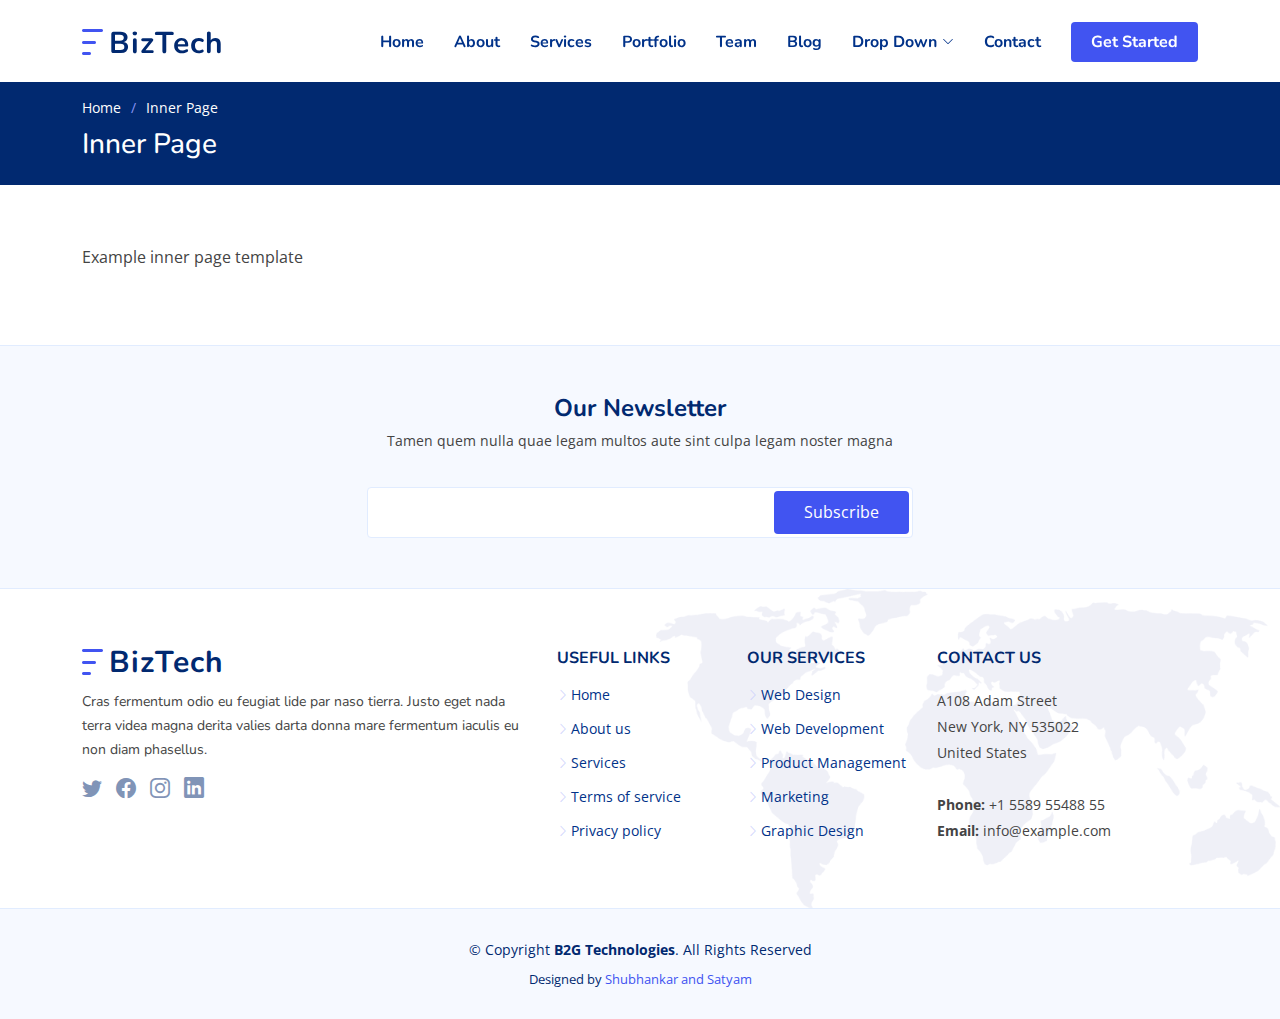
<file: inner-page.html>
<!DOCTYPE html>
<html lang="en">

<head>
  <meta charset="utf-8">
  <meta content="width=device-width, initial-scale=1.0" name="viewport">

  <title>Inner Page - FlexStart Bootstrap Template</title>
  <meta content="" name="description">
  <meta content="" name="keywords">

  <!-- Favicons -->
  <link href="assets/img/favicon.png" rel="icon">
  <link href="assets/img/apple-touch-icon.png" rel="apple-touch-icon">

  <!-- Google Fonts -->
  <link href="https://fonts.googleapis.com/css?family=Open+Sans:300,300i,400,400i,600,600i,700,700i|Nunito:300,300i,400,400i,600,600i,700,700i|Poppins:300,300i,400,400i,500,500i,600,600i,700,700i" rel="stylesheet">

  <!-- Vendor CSS Files -->
  <link href="assets/vendor/bootstrap/css/bootstrap.min.css" rel="stylesheet">
  <link href="assets/vendor/bootstrap-icons/bootstrap-icons.css" rel="stylesheet">
  <link href="assets/vendor/aos/aos.css" rel="stylesheet">
  <link href="assets/vendor/remixicon/remixicon.css" rel="stylesheet">
  <link href="assets/vendor/swiper/swiper-bundle.min.css" rel="stylesheet">
  <link href="assets/vendor/glightbox/css/glightbox.min.css" rel="stylesheet">

  <!-- Template Main CSS File -->
  <link href="assets/css/style.css" rel="stylesheet">

 
</head>

<body>

  <!-- ======= Header ======= -->
  <header id="header" class="header fixed-top">
    <div class="container-fluid container-xl d-flex align-items-center justify-content-between">

      <a href="index.html" class="logo d-flex align-items-center">
        <img src="assets/img/logo.png" alt="">
        <span>BizTech</span>
      </a>

      <nav id="navbar" class="navbar">
        <ul>
          <li><a class="nav-link scrollto " href="#hero">Home</a></li>
          <li><a class="nav-link scrollto" href="#about">About</a></li>
          <li><a class="nav-link scrollto" href="#services">Services</a></li>
          <li><a class="nav-link scrollto" href="#portfolio">Portfolio</a></li>
          <li><a class="nav-link scrollto" href="#team">Team</a></li>
          <li><a href="blog.html">Blog</a></li>
          <li class="dropdown"><a href="#"><span>Drop Down</span> <i class="bi bi-chevron-down"></i></a>
            <ul>
              <li><a href="#">Drop Down 1</a></li>
              <li class="dropdown"><a href="#"><span>Deep Drop Down</span> <i class="bi bi-chevron-right"></i></a>
                <ul>
                  <li><a href="#">Deep Drop Down 1</a></li>
                  <li><a href="#">Deep Drop Down 2</a></li>
                  <li><a href="#">Deep Drop Down 3</a></li>
                  <li><a href="#">Deep Drop Down 4</a></li>
                  <li><a href="#">Deep Drop Down 5</a></li>
                </ul>
              </li>
              <li><a href="#">Drop Down 2</a></li>
              <li><a href="#">Drop Down 3</a></li>
              <li><a href="#">Drop Down 4</a></li>
            </ul>
          </li>
          <li><a class="nav-link scrollto" href="#contact">Contact</a></li>
          <li><a class="getstarted scrollto" href="#about">Get Started</a></li>
        </ul>
        <i class="bi bi-list mobile-nav-toggle"></i>
      </nav><!-- .navbar -->

    </div>
  </header><!-- End Header -->

  <main id="main">

    <!-- ======= Breadcrumbs ======= -->
    <section class="breadcrumbs">
      <div class="container">

        <ol>
          <li><a href="index.html">Home</a></li>
          <li>Inner Page</li>
        </ol>
        <h2>Inner Page</h2>

      </div>
    </section><!-- End Breadcrumbs -->

    <section class="inner-page">
      <div class="container">
        <p>
          Example inner page template
        </p>
      </div>
    </section>

  </main><!-- End #main -->

  <!-- ======= Footer ======= -->
  <footer id="footer" class="footer">

    <div class="footer-newsletter">
      <div class="container">
        <div class="row justify-content-center">
          <div class="col-lg-12 text-center">
            <h4>Our Newsletter</h4>
            <p>Tamen quem nulla quae legam multos aute sint culpa legam noster magna</p>
          </div>
          <div class="col-lg-6">
            <form action="" method="post">
              <input type="email" name="email"><input type="submit" value="Subscribe">
            </form>
          </div>
        </div>
      </div>
    </div>

    <div class="footer-top">
      <div class="container">
        <div class="row gy-4">
          <div class="col-lg-5 col-md-12 footer-info">
            <a href="index.html" class="logo d-flex align-items-center">
              <img src="assets/img/logo.png" alt="">
              <span>BizTech</span>
            </a>
            <p>Cras fermentum odio eu feugiat lide par naso tierra. Justo eget nada terra videa magna derita valies darta donna mare fermentum iaculis eu non diam phasellus.</p>
            <div class="social-links mt-3">
              <a href="#" class="twitter"><i class="bi bi-twitter"></i></a>
              <a href="#" class="facebook"><i class="bi bi-facebook"></i></a>
              <a href="#" class="instagram"><i class="bi bi-instagram bx bxl-instagram"></i></a>
              <a href="#" class="linkedin"><i class="bi bi-linkedin bx bxl-linkedin"></i></a>
            </div>
          </div>

          <div class="col-lg-2 col-6 footer-links">
            <h4>Useful Links</h4>
            <ul>
              <li><i class="bi bi-chevron-right"></i> <a href="#">Home</a></li>
              <li><i class="bi bi-chevron-right"></i> <a href="#">About us</a></li>
              <li><i class="bi bi-chevron-right"></i> <a href="#">Services</a></li>
              <li><i class="bi bi-chevron-right"></i> <a href="#">Terms of service</a></li>
              <li><i class="bi bi-chevron-right"></i> <a href="#">Privacy policy</a></li>
            </ul>
          </div>

          <div class="col-lg-2 col-6 footer-links">
            <h4>Our Services</h4>
            <ul>
              <li><i class="bi bi-chevron-right"></i> <a href="#">Web Design</a></li>
              <li><i class="bi bi-chevron-right"></i> <a href="#">Web Development</a></li>
              <li><i class="bi bi-chevron-right"></i> <a href="#">Product Management</a></li>
              <li><i class="bi bi-chevron-right"></i> <a href="#">Marketing</a></li>
              <li><i class="bi bi-chevron-right"></i> <a href="#">Graphic Design</a></li>
            </ul>
          </div>

          <div class="col-lg-3 col-md-12 footer-contact text-center text-md-start">
            <h4>Contact Us</h4>
            <p>
              A108 Adam Street <br>
              New York, NY 535022<br>
              United States <br><br>
              <strong>Phone:</strong> +1 5589 55488 55<br>
              <strong>Email:</strong> info@example.com<br>
            </p>

          </div>

        </div>
      </div>
    </div>

    <div class="container">
      <div class="copyright">
        &copy; Copyright <strong><span>B2G Technologies</span></strong>. All Rights Reserved
      </div>
      <div class="credits">
       
        Designed by <a href="#">Shubhankar and Satyam</a>
      </div>
    </div>
  </footer><!-- End Footer -->

  <a href="#" class="back-to-top d-flex align-items-center justify-content-center"><i class="bi bi-arrow-up-short"></i></a>

  <!-- Vendor JS Files -->
  <script src="assets/vendor/bootstrap/js/bootstrap.bundle.js"></script>
  <script src="assets/vendor/aos/aos.js"></script>
  <script src="assets/vendor/php-email-form/validate.js"></script>
  <script src="assets/vendor/swiper/swiper-bundle.min.js"></script>
  <script src="assets/vendor/purecounter/purecounter.js"></script>
  <script src="assets/vendor/isotope-layout/isotope.pkgd.min.js"></script>
  <script src="assets/vendor/glightbox/js/glightbox.min.js"></script>

  <!-- Template Main JS File -->
  <script src="assets/js/main.js"></script>

</body>

</html>
</file>
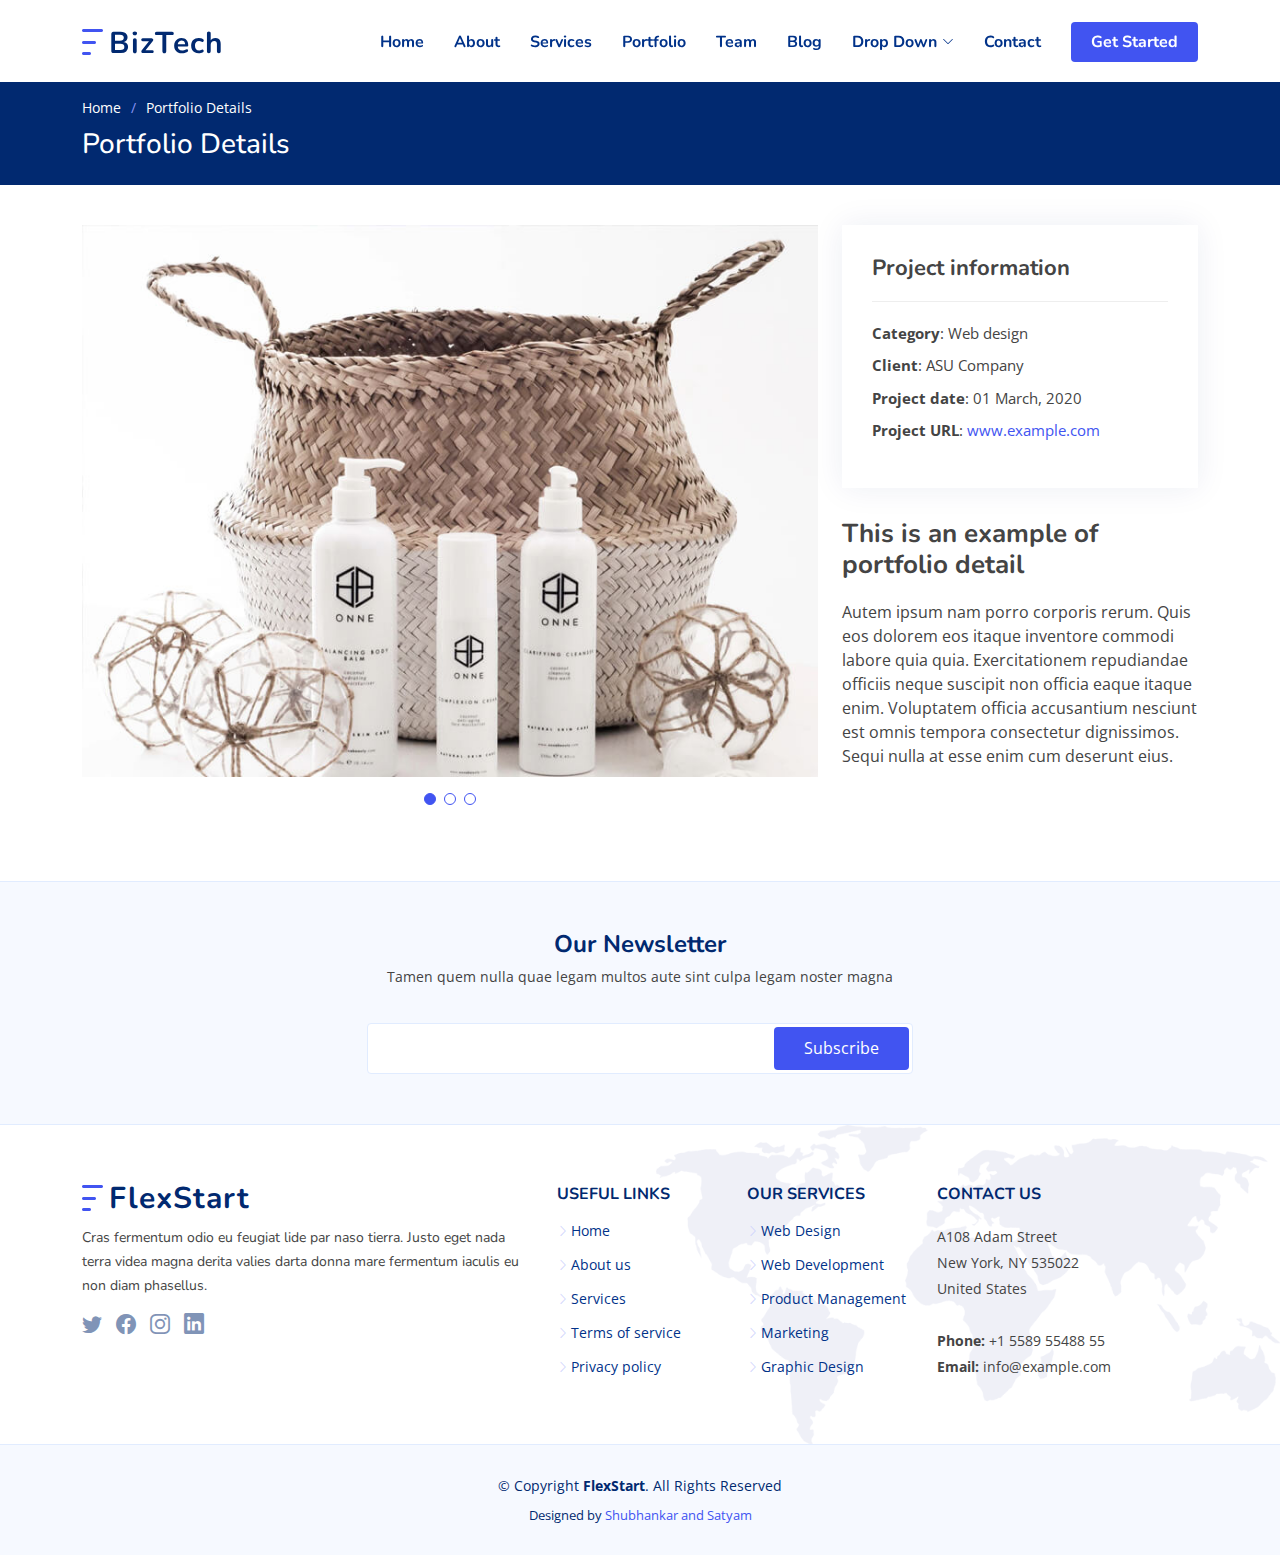
<file: portfolio-details.html>
<!DOCTYPE html>
<html lang="en">

<head>
  <meta charset="utf-8">
  <meta content="width=device-width, initial-scale=1.0" name="viewport">

  <title>BizTech</title>
  <meta content="" name="description">
  <meta content="" name="keywords">

  <!-- Favicons -->
  <link href="assets/img/favicon.png" rel="icon">
  <link href="assets/img/apple-touch-icon.png" rel="apple-touch-icon">

  <!-- Google Fonts -->
  <link href="https://fonts.googleapis.com/css?family=Open+Sans:300,300i,400,400i,600,600i,700,700i|Nunito:300,300i,400,400i,600,600i,700,700i|Poppins:300,300i,400,400i,500,500i,600,600i,700,700i" rel="stylesheet">

  <!-- Vendor CSS Files -->
  <link href="assets/vendor/bootstrap/css/bootstrap.min.css" rel="stylesheet">
  <link href="assets/vendor/bootstrap-icons/bootstrap-icons.css" rel="stylesheet">
  <link href="assets/vendor/aos/aos.css" rel="stylesheet">
  <link href="assets/vendor/remixicon/remixicon.css" rel="stylesheet">
  <link href="assets/vendor/swiper/swiper-bundle.min.css" rel="stylesheet">
  <link href="assets/vendor/glightbox/css/glightbox.min.css" rel="stylesheet">

  <!-- Template Main CSS File -->
  <link href="assets/css/style.css" rel="stylesheet">

 
</head>

<body>

  <!-- ======= Header ======= -->
  <header id="header" class="header fixed-top">
    <div class="container-fluid container-xl d-flex align-items-center justify-content-between">

      <a href="index.html" class="logo d-flex align-items-center">
        <img src="assets/img/logo.png" alt="">
        <span>BizTech</span>
      </a>

      <nav id="navbar" class="navbar">
        <ul>
          <li><a class="nav-link scrollto " href="#hero">Home</a></li>
          <li><a class="nav-link scrollto" href="#about">About</a></li>
          <li><a class="nav-link scrollto" href="#services">Services</a></li>
          <li><a class="nav-link scrollto" href="#portfolio">Portfolio</a></li>
          <li><a class="nav-link scrollto" href="#team">Team</a></li>
          <li><a href="blog.html">Blog</a></li>
          <li class="dropdown"><a href="#"><span>Drop Down</span> <i class="bi bi-chevron-down"></i></a>
            <ul>
              <li><a href="#">Drop Down 1</a></li>
              <li class="dropdown"><a href="#"><span>Deep Drop Down</span> <i class="bi bi-chevron-right"></i></a>
                <ul>
                  <li><a href="#">Deep Drop Down 1</a></li>
                  <li><a href="#">Deep Drop Down 2</a></li>
                  <li><a href="#">Deep Drop Down 3</a></li>
                  <li><a href="#">Deep Drop Down 4</a></li>
                  <li><a href="#">Deep Drop Down 5</a></li>
                </ul>
              </li>
              <li><a href="#">Drop Down 2</a></li>
              <li><a href="#">Drop Down 3</a></li>
              <li><a href="#">Drop Down 4</a></li>
            </ul>
          </li>
          <li><a class="nav-link scrollto" href="#contact">Contact</a></li>
          <li><a class="getstarted scrollto" href="#about">Get Started</a></li>
        </ul>
        <i class="bi bi-list mobile-nav-toggle"></i>
      </nav><!-- .navbar -->

    </div>
  </header><!-- End Header -->

  <main id="main">

    <!-- ======= Breadcrumbs ======= -->
    <section class="breadcrumbs">
      <div class="container">

        <ol>
          <li><a href="index.html">Home</a></li>
          <li>Portfolio Details</li>
        </ol>
        <h2>Portfolio Details</h2>

      </div>
    </section><!-- End Breadcrumbs -->

    <!-- ======= Portfolio Details Section ======= -->
    <section id="portfolio-details" class="portfolio-details">
      <div class="container">

        <div class="row gy-4">

          <div class="col-lg-8">
            <div class="portfolio-details-slider swiper-container">
              <div class="swiper-wrapper align-items-center">

                <div class="swiper-slide">
                  <img src="assets/img/portfolio/portfolio-1.jpg" alt="">
                </div>

                <div class="swiper-slide">
                  <img src="assets/img/portfolio/portfolio-2.jpg" alt="">
                </div>

                <div class="swiper-slide">
                  <img src="assets/img/portfolio/portfolio-3.jpg" alt="">
                </div>

              </div>
              <div class="swiper-pagination"></div>
            </div>
          </div>

          <div class="col-lg-4">
            <div class="portfolio-info">
              <h3>Project information</h3>
              <ul>
                <li><strong>Category</strong>: Web design</li>
                <li><strong>Client</strong>: ASU Company</li>
                <li><strong>Project date</strong>: 01 March, 2020</li>
                <li><strong>Project URL</strong>: <a href="#">www.example.com</a></li>
              </ul>
            </div>
            <div class="portfolio-description">
              <h2>This is an example of portfolio detail</h2>
              <p>
                Autem ipsum nam porro corporis rerum. Quis eos dolorem eos itaque inventore commodi labore quia quia. Exercitationem repudiandae officiis neque suscipit non officia eaque itaque enim. Voluptatem officia accusantium nesciunt est omnis tempora consectetur dignissimos. Sequi nulla at esse enim cum deserunt eius.
              </p>
            </div>
          </div>

        </div>

      </div>
    </section><!-- End Portfolio Details Section -->

  </main><!-- End #main -->

  <!-- ======= Footer ======= -->
  <footer id="footer" class="footer">

    <div class="footer-newsletter">
      <div class="container">
        <div class="row justify-content-center">
          <div class="col-lg-12 text-center">
            <h4>Our Newsletter</h4>
            <p>Tamen quem nulla quae legam multos aute sint culpa legam noster magna</p>
          </div>
          <div class="col-lg-6">
            <form action="" method="post">
              <input type="email" name="email"><input type="submit" value="Subscribe">
            </form>
          </div>
        </div>
      </div>
    </div>

    <div class="footer-top">
      <div class="container">
        <div class="row gy-4">
          <div class="col-lg-5 col-md-12 footer-info">
            <a href="index.html" class="logo d-flex align-items-center">
              <img src="assets/img/logo.png" alt="">
              <span>FlexStart</span>
            </a>
            <p>Cras fermentum odio eu feugiat lide par naso tierra. Justo eget nada terra videa magna derita valies darta donna mare fermentum iaculis eu non diam phasellus.</p>
            <div class="social-links mt-3">
              <a href="#" class="twitter"><i class="bi bi-twitter"></i></a>
              <a href="#" class="facebook"><i class="bi bi-facebook"></i></a>
              <a href="#" class="instagram"><i class="bi bi-instagram bx bxl-instagram"></i></a>
              <a href="#" class="linkedin"><i class="bi bi-linkedin bx bxl-linkedin"></i></a>
            </div>
          </div>

          <div class="col-lg-2 col-6 footer-links">
            <h4>Useful Links</h4>
            <ul>
              <li><i class="bi bi-chevron-right"></i> <a href="#">Home</a></li>
              <li><i class="bi bi-chevron-right"></i> <a href="#">About us</a></li>
              <li><i class="bi bi-chevron-right"></i> <a href="#">Services</a></li>
              <li><i class="bi bi-chevron-right"></i> <a href="#">Terms of service</a></li>
              <li><i class="bi bi-chevron-right"></i> <a href="#">Privacy policy</a></li>
            </ul>
          </div>

          <div class="col-lg-2 col-6 footer-links">
            <h4>Our Services</h4>
            <ul>
              <li><i class="bi bi-chevron-right"></i> <a href="#">Web Design</a></li>
              <li><i class="bi bi-chevron-right"></i> <a href="#">Web Development</a></li>
              <li><i class="bi bi-chevron-right"></i> <a href="#">Product Management</a></li>
              <li><i class="bi bi-chevron-right"></i> <a href="#">Marketing</a></li>
              <li><i class="bi bi-chevron-right"></i> <a href="#">Graphic Design</a></li>
            </ul>
          </div>

          <div class="col-lg-3 col-md-12 footer-contact text-center text-md-start">
            <h4>Contact Us</h4>
            <p>
              A108 Adam Street <br>
              New York, NY 535022<br>
              United States <br><br>
              <strong>Phone:</strong> +1 5589 55488 55<br>
              <strong>Email:</strong> info@example.com<br>
            </p>

          </div>

        </div>
      </div>
    </div>

    <div class="container">
      <div class="copyright">
        &copy; Copyright <strong><span>FlexStart</span></strong>. All Rights Reserved
      </div>
      <div class="credits">
        
        Designed by <a href="#">Shubhankar and Satyam</a>
      </div>
    </div>
  </footer><!-- End Footer -->

  <a href="#" class="back-to-top d-flex align-items-center justify-content-center"><i class="bi bi-arrow-up-short"></i></a>

  <!-- Vendor JS Files -->
  <script src="assets/vendor/bootstrap/js/bootstrap.bundle.js"></script>
  <script src="assets/vendor/aos/aos.js"></script>
  <script src="assets/vendor/php-email-form/validate.js"></script>
  <script src="assets/vendor/swiper/swiper-bundle.min.js"></script>
  <script src="assets/vendor/purecounter/purecounter.js"></script>
  <script src="assets/vendor/isotope-layout/isotope.pkgd.min.js"></script>
  <script src="assets/vendor/glightbox/js/glightbox.min.js"></script>

  <!-- Template Main JS File -->
  <script src="assets/js/main.js"></script>

</body>

</html>
</file>
<file: assets/css/style.css>
/*--------------------------------------------------------------
# General
--------------------------------------------------------------*/
:root {
  scroll-behavior: smooth;
}

body {
  font-family: "Open Sans", sans-serif;
  color: #444444;
}

a {
  color: #4154f1;
  text-decoration: none;
}

a:hover {
  color: #717ff5;
  text-decoration: none;
}

h1, h2, h3, h4, h5, h6 {
  font-family: "Nunito", sans-serif;
}

/*--------------------------------------------------------------
# Sections
--------------------------------------------------------------*/
section {
  padding: 60px 0;
  overflow: hidden;
}

.section-header {
  text-align: center;
  padding-bottom: 40px;
}

.section-header h2 {
  font-size: 13px;
  letter-spacing: 1px;
  font-weight: 700;
  margin: 0;
  color: #4154f1;
  text-transform: uppercase;
}

.section-header p {
  margin: 10px 0 0 0;
  padding: 0;
  font-size: 38px;
  line-height: 42px;
  font-weight: 700;
  color: #012970;
}

@media (max-width: 768px) {
  .section-header p {
    font-size: 28px;
    line-height: 32px;
  }
}

/*--------------------------------------------------------------
# Breadcrumbs
--------------------------------------------------------------*/
.breadcrumbs {
  padding: 15px 0;
  background: #012970;
  min-height: 40px;
  margin-top: 82px;
  color: #fff;
}

@media (max-width: 992px) {
  .breadcrumbs {
    margin-top: 57px;
  }
}

.breadcrumbs h2 {
  font-size: 28px;
  font-weight: 500;
}

.breadcrumbs ol {
  display: flex;
  flex-wrap: wrap;
  list-style: none;
  padding: 0 0 10px 0;
  margin: 0;
  font-size: 14px;
}

.breadcrumbs ol a {
  color: #fff;
  transition: 0.3s;
}

.breadcrumbs ol a:hover {
  text-decoration: underline;
}

.breadcrumbs ol li + li {
  padding-left: 10px;
}

.breadcrumbs ol li + li::before {
  display: inline-block;
  padding-right: 10px;
  color: #8894f6;
  content: "/";
}

/*--------------------------------------------------------------
# Back to top button
--------------------------------------------------------------*/
.back-to-top {
  position: fixed;
  visibility: hidden;
  opacity: 0;
  right: 15px;
  bottom: 15px;
  z-index: 99999;
  background: #4154f1;
  width: 40px;
  height: 40px;
  border-radius: 4px;
  transition: all 0.4s;
}

.back-to-top i {
  font-size: 24px;
  color: #fff;
  line-height: 0;
}

.back-to-top:hover {
  background: #6776f4;
  color: #fff;
}

.back-to-top.active {
  visibility: visible;
  opacity: 1;
}

/*--------------------------------------------------------------
# Disable aos animation delay on mobile devices
--------------------------------------------------------------*/
@media screen and (max-width: 768px) {
  [data-aos-delay] {
    transition-delay: 0 !important;
  }
}

/*--------------------------------------------------------------
# Header
--------------------------------------------------------------*/
.header {
  transition: all 0.5s;
  z-index: 997;
  padding: 20px 0;
}

.header.header-scrolled {
  background: #fff;
  padding: 15px 0;
  box-shadow: 0px 2px 20px rgba(1, 41, 112, 0.1);
}

.header .logo {
  line-height: 0;
}

.header .logo img {
  max-height: 40px;
  margin-right: 6px;
}

.header .logo span {
  font-size: 30px;
  font-weight: 700;
  letter-spacing: 1px;
  color: #012970;
  font-family: "Nunito", sans-serif;
  margin-top: 3px;
}

/*--------------------------------------------------------------
# Navigation Menu
--------------------------------------------------------------*/
/**
* Desktop Navigation 
*/
.navbar {
  padding: 0;
}

.navbar ul {
  margin: 0;
  padding: 0;
  display: flex;
  list-style: none;
  align-items: center;
}

.navbar li {
  position: relative;
}

.navbar a, .navbar a:focus {
  display: flex;
  align-items: center;
  justify-content: space-between;
  padding: 10px 0 10px 30px;
  font-family: "Nunito", sans-serif;
  font-size: 16px;
  font-weight: 700;
  color: #013289;
  white-space: nowrap;
  transition: 0.3s;
}

.navbar a i, .navbar a:focus i {
  font-size: 12px;
  line-height: 0;
  margin-left: 5px;
}

.navbar a:hover, .navbar .active, .navbar .active:focus, .navbar li:hover > a {
  color: #4154f1;
}

.navbar .getstarted {
  background: #4154f1;
  padding: 8px 20px;
  margin-left: 30px;
  border-radius: 4px;
  color: #fff;
}

.navbar .getstarted:hover {
  color: #fff;
  background: #5969f3;
}

.navbar .dropdown ul {
  display: block;
  position: absolute;
  left: 14px;
  top: calc(100% + 30px);
  margin: 0;
  padding: 10px 0;
  z-index: 99;
  opacity: 0;
  visibility: hidden;
  background: #fff;
  box-shadow: 0px 0px 30px rgba(127, 137, 161, 0.25);
  transition: 0.3s;
  border-radius: 4px;
}

.navbar .dropdown ul li {
  min-width: 200px;
}

.navbar .dropdown ul a {
  padding: 10px 20px;
  font-size: 15px;
  text-transform: none;
  font-weight: 600;
}

.navbar .dropdown ul a i {
  font-size: 12px;
}

.navbar .dropdown ul a:hover, .navbar .dropdown ul .active:hover, .navbar .dropdown ul li:hover > a {
  color: #4154f1;
}

.navbar .dropdown:hover > ul {
  opacity: 1;
  top: 100%;
  visibility: visible;
}

.navbar .dropdown .dropdown ul {
  top: 0;
  left: calc(100% - 30px);
  visibility: hidden;
}

.navbar .dropdown .dropdown:hover > ul {
  opacity: 1;
  top: 0;
  left: 100%;
  visibility: visible;
}

@media (max-width: 1366px) {
  .navbar .dropdown .dropdown ul {
    left: -90%;
  }
  .navbar .dropdown .dropdown:hover > ul {
    left: -100%;
  }
}

/**
* Mobile Navigation 
*/
.mobile-nav-toggle {
  color: #012970;
  font-size: 28px;
  cursor: pointer;
  display: none;
  line-height: 0;
  transition: 0.5s;
}

.mobile-nav-toggle.bi-x {
  color: #fff;
}

@media (max-width: 991px) {
  .mobile-nav-toggle {
    display: block;
  }
  .navbar ul {
    display: none;
  }
}

.navbar-mobile {
  position: fixed;
  overflow: hidden;
  top: 0;
  right: 0;
  left: 0;
  bottom: 0;
  background: rgba(1, 22, 61, 0.9);
  transition: 0.3s;
}

.navbar-mobile .mobile-nav-toggle {
  position: absolute;
  top: 15px;
  right: 15px;
}

.navbar-mobile ul {
  display: block;
  position: absolute;
  top: 55px;
  right: 15px;
  bottom: 15px;
  left: 15px;
  padding: 10px 0;
  border-radius: 10px;
  background-color: #fff;
  overflow-y: auto;
  transition: 0.3s;
}

.navbar-mobile a {
  padding: 10px 20px;
  font-size: 15px;
  color: #012970;
}

.navbar-mobile a:hover, .navbar-mobile .active, .navbar-mobile li:hover > a {
  color: #4154f1;
}

.navbar-mobile .getstarted {
  margin: 15px;
}

.navbar-mobile .dropdown ul {
  position: static;
  display: none;
  margin: 10px 20px;
  padding: 10px 0;
  z-index: 99;
  opacity: 1;
  visibility: visible;
  background: #fff;
  box-shadow: 0px 0px 30px rgba(127, 137, 161, 0.25);
}

.navbar-mobile .dropdown ul li {
  min-width: 200px;
}

.navbar-mobile .dropdown ul a {
  padding: 10px 20px;
}

.navbar-mobile .dropdown ul a i {
  font-size: 12px;
}

.navbar-mobile .dropdown ul a:hover, .navbar-mobile .dropdown ul .active:hover, .navbar-mobile .dropdown ul li:hover > a {
  color: #4154f1;
}

.navbar-mobile .dropdown > .dropdown-active {
  display: block;
}

/*--------------------------------------------------------------
# Hero Section
--------------------------------------------------------------*/
.hero {
  width: 100%;
  height: 100vh;
  background: url(../img/hero-bg.png) top center no-repeat;
  background-size: cover;
}

.hero h1 {
  margin: 0;
  font-size: 48px;
  font-weight: 700;
  color: #012970;
}

.hero h2 {
  color: #444444;
  margin: 15px 0 0 0;
  font-size: 26px;
}

.hero .btn-get-started {
  margin-top: 30px;
  line-height: 0;
  padding: 15px 40px;
  border-radius: 4px;
  transition: 0.5s;
  color: #fff;
  background: #4154f1;
  box-shadow: 0px 5px 30px rgba(65, 84, 241, 0.4);
}

.hero .btn-get-started span {
  font-family: "Nunito", sans-serif;
  font-weight: 600;
  font-size: 16px;
  letter-spacing: 1px;
}

.hero .btn-get-started i {
  margin-left: 5px;
  font-size: 18px;
  transition: 0.3s;
}

.hero .btn-get-started:hover i {
  transform: translateX(5px);
}

.hero .hero-img {
  text-align: right;
}

@media (min-width: 1024px) {
  .hero {
    background-attachment: fixed;
  }
}

@media (max-width: 991px) {
  .hero {
    height: auto;
    padding: 120px 0 60px 0;
  }
  .hero .hero-img {
    text-align: center;
    margin-top: 80px;
  }
  .hero .hero-img img {
    width: 80%;
  }
}

@media (max-width: 768px) {
  .hero {
    text-align: center;
  }
  .hero h1 {
    font-size: 32px;
  }
  .hero h2 {
    font-size: 24px;
  }
  .hero .hero-img img {
    width: 100%;
  }
}

/*--------------------------------------------------------------
# Index Page
--------------------------------------------------------------*/
/*--------------------------------------------------------------
# About
--------------------------------------------------------------*/
.about .content {
  background-color: #f6f9ff;
  padding: 40px;
}

.about h3 {
  font-size: 14px;
  font-weight: 700;
  color: #4154f1;
  text-transform: uppercase;
}

.about h2 {
  font-size: 24px;
  font-weight: 700;
  color: #012970;
}

.about p {
  margin: 15px 0 30px 0;
  line-height: 24px;
}

.about .btn-read-more {
  line-height: 0;
  padding: 15px 40px;
  border-radius: 4px;
  transition: 0.5s;
  color: #fff;
  background: #4154f1;
  box-shadow: 0px 5px 25px rgba(65, 84, 241, 0.3);
}

.about .btn-read-more span {
  font-family: "Nunito", sans-serif;
  font-weight: 600;
  font-size: 16px;
  letter-spacing: 1px;
}

.about .btn-read-more i {
  margin-left: 5px;
  font-size: 18px;
  transition: 0.3s;
}

.about .btn-read-more:hover i {
  transform: translateX(5px);
}

/*--------------------------------------------------------------
# Values
--------------------------------------------------------------*/
.values .box {
  padding: 30px;
  box-shadow: 0px 0 5px rgba(1, 41, 112, 0.08);
  text-align: center;
  transition: 0.3s;
  height: 100%;
}

.values .box img {
  padding: 30px 50px;
  transition: 0.5s;
  transform: scale(1.1);
}

.values .box h3 {
  font-size: 24px;
  color: #012970;
  font-weight: 700;
  margin-bottom: 18px;
}

.values .box:hover {
  box-shadow: 0px 0 30px rgba(1, 41, 112, 0.08);
}

.values .box:hover img {
  transform: scale(1);
}

/*--------------------------------------------------------------
# Counts
--------------------------------------------------------------*/
.counts {
  padding: 70px 0 60px;
}

.counts .count-box {
  display: flex;
  align-items: center;
  padding: 30px;
  width: 100%;
  background: #fff;
  box-shadow: 0px 0 30px rgba(1, 41, 112, 0.08);
}

.counts .count-box i {
  font-size: 42px;
  line-height: 0;
  margin-right: 20px;
  color: #4154f1;
}

.counts .count-box span {
  font-size: 36px;
  display: block;
  font-weight: 600;
  color: #0b198f;
}

.counts .count-box p {
  padding: 0;
  margin: 0;
  font-family: "Nunito", sans-serif;
  font-size: 14px;
}

/*--------------------------------------------------------------
# Features
--------------------------------------------------------------*/
.features .feature-box {
  padding: 24px 20px;
  box-shadow: 0px 0 30px rgba(1, 41, 112, 0.08);
  transition: 0.3s;
  height: 100%;
}

.features .feature-box h3 {
  font-size: 18px;
  color: #012970;
  font-weight: 700;
  margin: 0;
}

.features .feature-box i {
  line-height: 0;
  background: #ecf3ff;
  padding: 4px;
  margin-right: 10px;
  font-size: 24px;
  border-radius: 3px;
  transition: 0.3s;
}

.features .feature-box:hover i {
  background: #4154f1;
  color: #fff;
}

.features .feture-tabs {
  margin-top: 120px;
}

.features .feture-tabs h3 {
  color: #012970;
  font-weight: 700;
  font-size: 32px;
  margin-bottom: 10px;
}

@media (max-width: 768px) {
  .features .feture-tabs h3 {
    font-size: 28px;
  }
}

.features .feture-tabs .nav-pills {
  border-bottom: 1px solid #eee;
}

.features .feture-tabs .nav-link {
  background: none;
  text-transform: uppercase;
  font-size: 15px;
  font-weight: 600;
  color: #012970;
  padding: 12px 0;
  margin-right: 25px;
  margin-bottom: -2px;
  border-radius: 0;
}

.features .feture-tabs .nav-link.active {
  color: #4154f1;
  border-bottom: 3px solid #4154f1;
}

.features .feture-tabs .tab-content h4 {
  font-size: 18px;
  margin: 0;
  font-weight: 700;
  color: #012970;
}

.features .feture-tabs .tab-content i {
  font-size: 24px;
  line-height: 0;
  margin-right: 8px;
  color: #4154f1;
}

.features .feature-icons {
  margin-top: 120px;
}

.features .feature-icons h3 {
  color: #012970;
  font-weight: 700;
  font-size: 32px;
  margin-bottom: 20px;
  text-align: center;
}

@media (max-width: 768px) {
  .features .feature-icons h3 {
    font-size: 28px;
  }
}

.features .feature-icons .content .icon-box {
  display: flex;
}

.features .feature-icons .content .icon-box h4 {
  font-size: 20px;
  font-weight: 700;
  margin: 0 0 10px 0;
  color: #012970;
}

.features .feature-icons .content .icon-box i {
  font-size: 44px;
  line-height: 44px;
  color: #0245bc;
  margin-right: 15px;
}

.features .feature-icons .content .icon-box p {
  font-size: 15px;
  color: #848484;
}

/*--------------------------------------------------------------
# Services
--------------------------------------------------------------*/
.services .service-box {
  box-shadow: 0px 0 30px rgba(1, 41, 112, 0.08);
  height: 100%;
  padding: 60px 30px;
  text-align: center;
  transition: 0.3s;
  border-radius: 5px;
}

.services .service-box .icon {
  font-size: 36px;
  padding: 40px 20px;
  border-radius: 4px;
  position: relative;
  margin-bottom: 25px;
  display: inline-block;
  line-height: 0;
  transition: 0.3s;
}

.services .service-box h3 {
  color: #444444;
  font-weight: 700;
}

.services .service-box .read-more {
  display: inline-flex;
  align-items: center;
  justify-content: center;
  font-weight: 600;
  font-size: 16px;
  padding: 8px 20px;
}

.services .service-box .read-more i {
  line-height: 0;
  margin-left: 5px;
  font-size: 18px;
}

.services .service-box.blue {
  border-bottom: 3px solid #2db6fa;
}

.services .service-box.blue .icon {
  color: #2db6fa;
  background: #dbf3fe;
}

.services .service-box.blue .read-more {
  color: #2db6fa;
}

.services .service-box.blue:hover {
  background: #2db6fa;
}

.services .service-box.orange {
  border-bottom: 3px solid #f68c09;
}

.services .service-box.orange .icon {
  color: #f68c09;
  background: #fde3c4;
}

.services .service-box.orange .read-more {
  color: #f68c09;
}

.services .service-box.orange:hover {
  background: #f68c09;
}

.services .service-box.green {
  border-bottom: 3px solid #08da4e;
}

.services .service-box.green .icon {
  color: #08da4e;
  background: #cffddf;
}

.services .service-box.green .read-more {
  color: #08da4e;
}

.services .service-box.green:hover {
  background: #08da4e;
}

.services .service-box.red {
  border-bottom: 3px solid #e9222c;
}

.services .service-box.red .icon {
  color: #e9222c;
  background: #fef7f8;
}

.services .service-box.red .read-more {
  color: #e9222c;
}

.services .service-box.red:hover {
  background: #e9222c;
}

.services .service-box.purple {
  border-bottom: 3px solid #b50edf;
}

.services .service-box.purple .icon {
  color: #b50edf;
  background: #f8e4fd;
}

.services .service-box.purple .read-more {
  color: #b50edf;
}

.services .service-box.purple:hover {
  background: #b50edf;
}

.services .service-box.pink {
  border-bottom: 3px solid #f51f9c;
}

.services .service-box.pink .icon {
  color: #f51f9c;
  background: #feecf7;
}

.services .service-box.pink .read-more {
  color: #f51f9c;
}

.services .service-box.pink:hover {
  background: #f51f9c;
}

.services .service-box:hover h3, .services .service-box:hover p, .services .service-box:hover .read-more {
  color: #fff;
}

.services .service-box:hover .icon {
  background: #fff;
}

/*--------------------------------------------------------------
# Pricing
--------------------------------------------------------------*/
.pricing .box {
  padding: 40px 20px;
  background: #fff;
  text-align: center;
  box-shadow: 0px 0 30px rgba(1, 41, 112, 0.08);
  border-radius: 4px;
  position: relative;
  overflow: hidden;
  transition: 0.3s;
}

.pricing .box:hover {
  transform: scale(1.1);
  box-shadow: 0px 0 30px rgba(1, 41, 112, 0.1);
}

.pricing h3 {
  font-weight: 700;
  font-size: 18px;
  margin-bottom: 15px;
}

.pricing .price {
  font-size: 36px;
  color: #444444;
  font-weight: 600;
  font-family: "Poppins", sans-serif;
}

.pricing .price sup {
  font-size: 20px;
  top: -15px;
  left: -3px;
}

.pricing .price span {
  color: #bababa;
  font-size: 16px;
  font-weight: 300;
}

.pricing img {
  padding: 30px 40px;
}

.pricing ul {
  padding: 0;
  list-style: none;
  color: #444444;
  text-align: center;
  line-height: 26px;
  font-size: 16px;
  margin-bottom: 25px;
}

.pricing ul li {
  padding-bottom: 10px;
}

.pricing ul .na {
  color: #ccc;
  text-decoration: line-through;
}

.pricing .btn-buy {
  display: inline-block;
  padding: 8px 40px 10px 40px;
  border-radius: 50px;
  color: #4154f1;
  transition: none;
  font-size: 16px;
  font-weight: 400;
  font-family: "Nunito", sans-serif;
  font-weight: 600;
  transition: 0.3s;
  border: 1px solid #4154f1;
}

.pricing .btn-buy:hover {
  background: #4154f1;
  color: #fff;
}

.pricing .featured {
  width: 200px;
  position: absolute;
  top: 18px;
  right: -68px;
  transform: rotate(45deg);
  z-index: 1;
  font-size: 14px;
  padding: 1px 0 3px 0;
  background: #4154f1;
  color: #fff;
}

/*--------------------------------------------------------------
# F.A.Q
--------------------------------------------------------------*/
.faq .accordion-collapse {
  border: 0;
}

.faq .accordion-button {
  padding: 15px 15px 20px 0;
  font-weight: 600;
  border: 0;
  font-size: 18px;
  color: #444444;
  text-align: left;
}

.faq .accordion-button:focus {
  box-shadow: none;
}

.faq .accordion-button:not(.collapsed) {
  background: none;
  color: #4154f1;
  border-bottom: 0;
}

.faq .accordion-body {
  padding: 0 0 25px 0;
  border: 0;
}

/*--------------------------------------------------------------
# Portfolio
--------------------------------------------------------------*/
.portfolio #portfolio-flters {
  padding: 0;
  margin: 0 auto 25px auto;
  list-style: none;
  text-align: center;
  background: white;
  border-radius: 50px;
  padding: 2px 15px;
}

.portfolio #portfolio-flters li {
  cursor: pointer;
  display: inline-block;
  padding: 8px 20px 10px 20px;
  font-size: 15px;
  font-weight: 600;
  line-height: 1;
  color: #444444;
  margin: 0 4px 8px 4px;
  transition: 0.3s;
  border-radius: 50px;
  border: 1px solid #fff;
}

.portfolio #portfolio-flters li:hover, .portfolio #portfolio-flters li.filter-active {
  color: #4154f1;
  border-color: #4154f1;
}

.portfolio #portfolio-flters li:last-child {
  margin-right: 0;
}

.portfolio .portfolio-wrap {
  transition: 0.3s;
  position: relative;
  overflow: hidden;
  z-index: 1;
  background: rgba(255, 255, 255, 0.75);
}

.portfolio .portfolio-wrap::before {
  content: "";
  background: rgba(255, 255, 255, 0.75);
  position: absolute;
  left: 30px;
  right: 30px;
  top: 30px;
  bottom: 30px;
  transition: all ease-in-out 0.3s;
  z-index: 2;
  opacity: 0;
}

.portfolio .portfolio-wrap img {
  transition: 1s;
}

.portfolio .portfolio-wrap .portfolio-info {
  opacity: 0;
  position: absolute;
  top: 0;
  left: 0;
  right: 0;
  bottom: 0;
  text-align: center;
  z-index: 3;
  transition: all ease-in-out 0.3s;
  display: flex;
  flex-direction: column;
  justify-content: center;
  align-items: center;
}

.portfolio .portfolio-wrap .portfolio-info::before {
  display: block;
  content: "";
  width: 48px;
  height: 48px;
  position: absolute;
  top: 35px;
  left: 35px;
  border-top: 3px solid rgba(1, 41, 112, 0.2);
  border-left: 3px solid rgba(1, 41, 112, 0.2);
  transition: all 0.5s ease 0s;
  z-index: 9994;
}

.portfolio .portfolio-wrap .portfolio-info::after {
  display: block;
  content: "";
  width: 48px;
  height: 48px;
  position: absolute;
  bottom: 35px;
  right: 35px;
  border-bottom: 3px solid rgba(1, 41, 112, 0.2);
  border-right: 3px solid rgba(1, 41, 112, 0.2);
  transition: all 0.5s ease 0s;
  z-index: 9994;
}

.portfolio .portfolio-wrap .portfolio-info h4 {
  font-size: 20px;
  color: #012970;
  font-weight: 700;
}

.portfolio .portfolio-wrap .portfolio-info p {
  color: #012970;
  font-weight: 600;
  font-size: 14px;
  text-transform: uppercase;
  padding: 0;
  margin: 0;
}

.portfolio .portfolio-wrap .portfolio-links {
  text-align: center;
  z-index: 4;
}

.portfolio .portfolio-wrap .portfolio-links a {
  color: #fff;
  background: #4154f1;
  margin: 10px 2px;
  width: 36px;
  height: 36px;
  display: inline-flex;
  align-items: center;
  justify-content: center;
  border-radius: 50%;
  transition: 0.3s;
}

.portfolio .portfolio-wrap .portfolio-links a i {
  font-size: 24px;
  line-height: 0;
}

.portfolio .portfolio-wrap .portfolio-links a:hover {
  background: #5969f3;
}

.portfolio .portfolio-wrap:hover img {
  transform: scale(1.1);
}

.portfolio .portfolio-wrap:hover::before {
  top: 0;
  left: 0;
  right: 0;
  bottom: 0;
  opacity: 1;
}

.portfolio .portfolio-wrap:hover .portfolio-info {
  opacity: 1;
}

.portfolio .portfolio-wrap:hover .portfolio-info::before {
  top: 15px;
  left: 15px;
}

.portfolio .portfolio-wrap:hover .portfolio-info::after {
  bottom: 15px;
  right: 15px;
}

/*--------------------------------------------------------------
# Portfolio Details
--------------------------------------------------------------*/
.portfolio-details {
  padding-top: 40px;
}

.portfolio-details .portfolio-details-slider img {
  width: 100%;
}

.portfolio-details .portfolio-details-slider .swiper-pagination {
  margin-top: 20px;
  position: relative;
}

.portfolio-details .portfolio-details-slider .swiper-pagination .swiper-pagination-bullet {
  width: 12px;
  height: 12px;
  background-color: #fff;
  opacity: 1;
  border: 1px solid #4154f1;
}

.portfolio-details .portfolio-details-slider .swiper-pagination .swiper-pagination-bullet-active {
  background-color: #4154f1;
}

.portfolio-details .portfolio-info {
  padding: 30px;
  box-shadow: 0px 0 30px rgba(1, 41, 112, 0.08);
}

.portfolio-details .portfolio-info h3 {
  font-size: 22px;
  font-weight: 700;
  margin-bottom: 20px;
  padding-bottom: 20px;
  border-bottom: 1px solid #eee;
}

.portfolio-details .portfolio-info ul {
  list-style: none;
  padding: 0;
  font-size: 15px;
}

.portfolio-details .portfolio-info ul li + li {
  margin-top: 10px;
}

.portfolio-details .portfolio-description {
  padding-top: 30px;
}

.portfolio-details .portfolio-description h2 {
  font-size: 26px;
  font-weight: 700;
  margin-bottom: 20px;
}

.portfolio-details .portfolio-description p {
  padding: 0;
}

/*--------------------------------------------------------------
# Testimonials
--------------------------------------------------------------*/
.testimonials .testimonial-item {
  box-sizing: content-box;
  padding: 30px;
  margin: 40px 30px;
  box-shadow: 0px 0 20px rgba(1, 41, 112, 0.1);
  background: #fff;
  min-height: 320px;
  display: flex;
  flex-direction: column;
  text-align: center;
  transition: 0.3s;
}

.testimonials .testimonial-item .stars {
  margin-bottom: 15px;
}

.testimonials .testimonial-item .stars i {
  color: #ffc107;
  margin: 0 1px;
}

.testimonials .testimonial-item .testimonial-img {
  width: 90px;
  border-radius: 50%;
  border: 4px solid #fff;
  margin: 0 auto;
}

.testimonials .testimonial-item h3 {
  font-size: 18px;
  font-weight: bold;
  margin: 10px 0 5px 0;
  color: #111;
}

.testimonials .testimonial-item h4 {
  font-size: 14px;
  color: #999;
  margin: 0;
}

.testimonials .testimonial-item p {
  font-style: italic;
  margin: 0 auto 15px auto;
}

.testimonials .swiper-pagination {
  margin-top: 20px;
  position: relative;
}

.testimonials .swiper-pagination .swiper-pagination-bullet {
  width: 12px;
  height: 12px;
  background-color: #fff;
  opacity: 1;
  border: 1px solid #4154f1;
}

.testimonials .swiper-pagination .swiper-pagination-bullet-active {
  background-color: #4154f1;
}

.testimonials .swiper-slide {
  opacity: .3;
}

@media (max-width: 1199px) {
  .testimonials .swiper-slide-active {
    opacity: 1;
  }
  .testimonials .swiper-pagination {
    margin-top: 0;
  }
}

@media (min-width: 1200px) {
  .testimonials .swiper-slide-next {
    opacity: 1;
    transform: scale(1.12);
  }
}

/*--------------------------------------------------------------
# Team
--------------------------------------------------------------*/
.team {
  background: #fff;
  padding: 60px 0;
}

.team .member {
  overflow: hidden;
  text-align: center;
  border-radius: 5px;
  background: #fff;
  box-shadow: 0px 0 30px rgba(1, 41, 112, 0.08);
  transition: 0.3s;
}

.team .member .member-img {
  position: relative;
  overflow: hidden;
}

.team .member .member-img:after {
  position: absolute;
  content: "";
  left: 0;
  bottom: 0;
  height: 100%;
  width: 100%;
  background: url(../img/team-shape.svg) no-repeat center bottom;
  background-size: contain;
  z-index: 1;
}

.team .member .social {
  position: absolute;
  right: -100%;
  top: 30px;
  opacity: 0;
  border-radius: 4px;
  transition: 0.5s;
  background: rgba(255, 255, 255, 0.3);
  z-index: 2;
}

.team .member .social a {
  transition: color 0.3s;
  color: rgba(1, 41, 112, 0.5);
  margin: 15px 12px;
  display: block;
  line-height: 0;
  text-align: center;
}

.team .member .social a:hover {
  color: rgba(1, 41, 112, 0.8);
}

.team .member .social i {
  font-size: 18px;
}

.team .member .member-info {
  padding: 10px 15px 20px 15px;
}

.team .member .member-info h4 {
  font-weight: 700;
  margin-bottom: 5px;
  font-size: 20px;
  color: #012970;
}

.team .member .member-info span {
  display: block;
  font-size: 14px;
  font-weight: 400;
  color: #aaaaaa;
}

.team .member .member-info p {
  font-style: italic;
  font-size: 14px;
  padding-top: 15px;
  line-height: 26px;
  color: #5e5e5e;
}

.team .member:hover {
  transform: scale(1.08);
  box-shadow: 0px 0 30px rgba(1, 41, 112, 0.1);
}

.team .member:hover .social {
  right: 8px;
  opacity: 1;
}

/*--------------------------------------------------------------
# Clients
--------------------------------------------------------------*/
.clients .clients-slider .swiper-slide img {
  opacity: 0.5;
  transition: 0.3s;
}

.clients .clients-slider .swiper-slide img:hover {
  opacity: 1;
}

.clients .clients-slider .swiper-pagination {
  margin-top: 20px;
  position: relative;
}

.clients .clients-slider .swiper-pagination .swiper-pagination-bullet {
  width: 12px;
  height: 12px;
  background-color: #fff;
  opacity: 1;
  border: 1px solid #4154f1;
}

.clients .clients-slider .swiper-pagination .swiper-pagination-bullet-active {
  background-color: #4154f1;
}

/*--------------------------------------------------------------
# Recent Blog Posts
--------------------------------------------------------------*/
.recent-blog-posts .post-box {
  box-shadow: 0px 0 30px rgba(1, 41, 112, 0.08);
  transition: 0.3s;
  height: 100%;
  overflow: hidden;
  padding: 30px;
  border-radius: 8px;
  position: relative;
  display: flex;
  flex-direction: column;
}

.recent-blog-posts .post-box .post-img {
  overflow: hidden;
  margin: -30px -30px 15px -30px;
  position: relative;
}

.recent-blog-posts .post-box .post-img img {
  transition: 0.5s;
}

.recent-blog-posts .post-box .post-date {
  font-size: 16px;
  font-weight: 600;
  color: rgba(1, 41, 112, 0.6);
  display: block;
  margin-bottom: 10px;
}

.recent-blog-posts .post-box .post-title {
  font-size: 24px;
  color: #012970;
  font-weight: 700;
  margin-bottom: 18px;
  position: relative;
  transition: 0.3s;
}

.recent-blog-posts .post-box .readmore {
  display: flex;
  align-items: center;
  font-weight: 600;
  line-height: 1;
  transition: 0.3s;
}

.recent-blog-posts .post-box .readmore i {
  line-height: 0;
  margin-left: 4px;
  font-size: 18px;
}

.recent-blog-posts .post-box:hover .post-title {
  color: #4154f1;
}

.recent-blog-posts .post-box:hover .post-img img {
  transform: rotate(6deg) scale(1.2);
}

/*--------------------------------------------------------------
# Contact
--------------------------------------------------------------*/
.contact .info-box {
  color: #444444;
  background: #fafbff;
  padding: 30px;
}

.contact .info-box i {
  font-size: 38px;
  line-height: 0;
  color: #4154f1;
}

.contact .info-box h3 {
  font-size: 20px;
  color: #012970;
  font-weight: 700;
  margin: 20px 0 10px 0;
}

.contact .info-box p {
  padding: 0;
  line-height: 24px;
  font-size: 14px;
  margin-bottom: 0;
}

.contact .php-email-form {
  background: #fafbff;
  padding: 30px;
  height: 100%;
}

.contact .php-email-form .error-message {
  display: none;
  color: #fff;
  background: #ed3c0d;
  text-align: left;
  padding: 15px;
  margin-bottom: 24px;
  font-weight: 600;
}

.contact .php-email-form .sent-message {
  display: none;
  color: #fff;
  background: #18d26e;
  text-align: center;
  padding: 15px;
  margin-bottom: 24px;
  font-weight: 600;
}

.contact .php-email-form .loading {
  display: none;
  background: #fff;
  text-align: center;
  padding: 15px;
  margin-bottom: 24px;
}

.contact .php-email-form .loading:before {
  content: "";
  display: inline-block;
  border-radius: 50%;
  width: 24px;
  height: 24px;
  margin: 0 10px -6px 0;
  border: 3px solid #18d26e;
  border-top-color: #eee;
  -webkit-animation: animate-loading 1s linear infinite;
  animation: animate-loading 1s linear infinite;
}

.contact .php-email-form input, .contact .php-email-form textarea {
  border-radius: 0;
  box-shadow: none;
  font-size: 14px;
  border-radius: 0;
}

.contact .php-email-form input:focus, .contact .php-email-form textarea:focus {
  border-color: #4154f1;
}

.contact .php-email-form input {
  padding: 10px 15px;
}

.contact .php-email-form textarea {
  padding: 12px 15px;
}

.contact .php-email-form button[type="submit"] {
  background: #4154f1;
  border: 0;
  padding: 10px 30px;
  color: #fff;
  transition: 0.4s;
  border-radius: 4px;
}

.contact .php-email-form button[type="submit"]:hover {
  background: #5969f3;
}

@-webkit-keyframes animate-loading {
  0% {
    transform: rotate(0deg);
  }
  100% {
    transform: rotate(360deg);
  }
}

@keyframes animate-loading {
  0% {
    transform: rotate(0deg);
  }
  100% {
    transform: rotate(360deg);
  }
}

/*--------------------------------------------------------------
# Blog
--------------------------------------------------------------*/
.blog {
  padding: 40px 0 20px 0;
}

.blog .entry {
  padding: 30px;
  margin-bottom: 60px;
  box-shadow: 0 4px 16px rgba(0, 0, 0, 0.1);
}

.blog .entry .entry-img {
  max-height: 440px;
  margin: -30px -30px 20px -30px;
  overflow: hidden;
}

.blog .entry .entry-title {
  font-size: 28px;
  font-weight: bold;
  padding: 0;
  margin: 0 0 20px 0;
}

.blog .entry .entry-title a {
  color: #012970;
  transition: 0.3s;
}

.blog .entry .entry-title a:hover {
  color: #4154f1;
}

.blog .entry .entry-meta {
  margin-bottom: 15px;
  color: #4084fd;
}

.blog .entry .entry-meta ul {
  display: flex;
  flex-wrap: wrap;
  list-style: none;
  align-items: center;
  padding: 0;
  margin: 0;
}

.blog .entry .entry-meta ul li + li {
  padding-left: 20px;
}

.blog .entry .entry-meta i {
  font-size: 16px;
  margin-right: 8px;
  line-height: 0;
}

.blog .entry .entry-meta a {
  color: #777777;
  font-size: 14px;
  display: inline-block;
  line-height: 1;
}

.blog .entry .entry-content p {
  line-height: 24px;
}

.blog .entry .entry-content .read-more {
  -moz-text-align-last: right;
  text-align-last: right;
}

.blog .entry .entry-content .read-more a {
  display: inline-block;
  background: #4154f1;
  color: #fff;
  padding: 6px 20px;
  transition: 0.3s;
  font-size: 14px;
  border-radius: 4px;
}

.blog .entry .entry-content .read-more a:hover {
  background: #5969f3;
}

.blog .entry .entry-content h3 {
  font-size: 22px;
  margin-top: 30px;
  font-weight: bold;
}

.blog .entry .entry-content blockquote {
  overflow: hidden;
  background-color: #fafafa;
  padding: 60px;
  position: relative;
  text-align: center;
  margin: 20px 0;
}

.blog .entry .entry-content blockquote p {
  color: #444444;
  line-height: 1.6;
  margin-bottom: 0;
  font-style: italic;
  font-weight: 500;
  font-size: 22px;
}

.blog .entry .entry-content blockquote::after {
  content: '';
  position: absolute;
  left: 0;
  top: 0;
  bottom: 0;
  width: 3px;
  background-color: #012970;
  margin-top: 20px;
  margin-bottom: 20px;
}

.blog .entry .entry-footer {
  padding-top: 10px;
  border-top: 1px solid #e6e6e6;
}

.blog .entry .entry-footer i {
  color: #0d64fd;
  display: inline;
}

.blog .entry .entry-footer a {
  color: #013289;
  transition: 0.3s;
}

.blog .entry .entry-footer a:hover {
  color: #4154f1;
}

.blog .entry .entry-footer .cats {
  list-style: none;
  display: inline;
  padding: 0 20px 0 0;
  font-size: 14px;
}

.blog .entry .entry-footer .cats li {
  display: inline-block;
}

.blog .entry .entry-footer .tags {
  list-style: none;
  display: inline;
  padding: 0;
  font-size: 14px;
}

.blog .entry .entry-footer .tags li {
  display: inline-block;
}

.blog .entry .entry-footer .tags li + li::before {
  padding-right: 6px;
  color: #6c757d;
  content: ",";
}

.blog .entry .entry-footer .share {
  font-size: 16px;
}

.blog .entry .entry-footer .share i {
  padding-left: 5px;
}

.blog .entry-single {
  margin-bottom: 30px;
}

.blog .blog-author {
  padding: 20px;
  margin-bottom: 30px;
  box-shadow: 0 4px 16px rgba(0, 0, 0, 0.1);
}

.blog .blog-author img {
  width: 120px;
  margin-right: 20px;
}

.blog .blog-author h4 {
  font-weight: 600;
  font-size: 22px;
  margin-bottom: 0px;
  padding: 0;
  color: #012970;
}

.blog .blog-author .social-links {
  margin: 0 10px 10px 0;
}

.blog .blog-author .social-links a {
  color: rgba(1, 41, 112, 0.5);
  margin-right: 5px;
}

.blog .blog-author p {
  font-style: italic;
  color: #b7b7b7;
}

.blog .blog-comments {
  margin-bottom: 30px;
}

.blog .blog-comments .comments-count {
  font-weight: bold;
}

.blog .blog-comments .comment {
  margin-top: 30px;
  position: relative;
}

.blog .blog-comments .comment .comment-img {
  margin-right: 14px;
}

.blog .blog-comments .comment .comment-img img {
  width: 60px;
}

.blog .blog-comments .comment h5 {
  font-size: 16px;
  margin-bottom: 2px;
}

.blog .blog-comments .comment h5 a {
  font-weight: bold;
  color: #444444;
  transition: 0.3s;
}

.blog .blog-comments .comment h5 a:hover {
  color: #4154f1;
}

.blog .blog-comments .comment h5 .reply {
  padding-left: 10px;
  color: #012970;
}

.blog .blog-comments .comment h5 .reply i {
  font-size: 20px;
}

.blog .blog-comments .comment time {
  display: block;
  font-size: 14px;
  color: #013ca3;
  margin-bottom: 5px;
}

.blog .blog-comments .comment.comment-reply {
  padding-left: 40px;
}

.blog .blog-comments .reply-form {
  margin-top: 30px;
  padding: 30px;
  box-shadow: 0 4px 16px rgba(0, 0, 0, 0.1);
}

.blog .blog-comments .reply-form h4 {
  font-weight: bold;
  font-size: 22px;
}

.blog .blog-comments .reply-form p {
  font-size: 14px;
}

.blog .blog-comments .reply-form input {
  border-radius: 4px;
  padding: 10px 10px;
  font-size: 14px;
}

.blog .blog-comments .reply-form input:focus {
  box-shadow: none;
  border-color: #a0aaf8;
}

.blog .blog-comments .reply-form textarea {
  border-radius: 4px;
  padding: 10px 10px;
  font-size: 14px;
}

.blog .blog-comments .reply-form textarea:focus {
  box-shadow: none;
  border-color: #a0aaf8;
}

.blog .blog-comments .reply-form .form-group {
  margin-bottom: 25px;
}

.blog .blog-comments .reply-form .btn-primary {
  border-radius: 4px;
  padding: 10px 20px;
  border: 0;
  background-color: #012970;
}

.blog .blog-comments .reply-form .btn-primary:hover {
  background-color: #013289;
}

.blog .blog-pagination {
  color: #024ed5;
}

.blog .blog-pagination ul {
  display: flex;
  padding: 0;
  margin: 0;
  list-style: none;
}

.blog .blog-pagination li {
  margin: 0 5px;
  transition: 0.3s;
}

.blog .blog-pagination li a {
  color: #012970;
  padding: 7px 16px;
  display: flex;
  align-items: center;
  justify-content: center;
}

.blog .blog-pagination li.active, .blog .blog-pagination li:hover {
  background: #4154f1;
}

.blog .blog-pagination li.active a, .blog .blog-pagination li:hover a {
  color: #fff;
}

.blog .sidebar {
  padding: 30px;
  margin: 0 0 60px 20px;
  box-shadow: 0 4px 16px rgba(0, 0, 0, 0.1);
}

.blog .sidebar .sidebar-title {
  font-size: 20px;
  font-weight: 700;
  padding: 0 0 0 0;
  margin: 0 0 15px 0;
  color: #012970;
  position: relative;
}

.blog .sidebar .sidebar-item {
  margin-bottom: 30px;
}

.blog .sidebar .search-form form {
  background: #fff;
  border: 1px solid #ddd;
  padding: 3px 10px;
  position: relative;
}

.blog .sidebar .search-form form input[type="text"] {
  border: 0;
  padding: 4px;
  border-radius: 4px;
  width: calc(100% - 40px);
}

.blog .sidebar .search-form form button {
  position: absolute;
  top: 0;
  right: 0;
  bottom: 0;
  border: 0;
  background: none;
  font-size: 16px;
  padding: 0 15px;
  margin: -1px;
  background: #4154f1;
  color: #fff;
  transition: 0.3s;
  border-radius: 0 4px 4px 0;
  line-height: 0;
}

.blog .sidebar .search-form form button i {
  line-height: 0;
}

.blog .sidebar .search-form form button:hover {
  background: #5465f2;
}

.blog .sidebar .categories ul {
  list-style: none;
  padding: 0;
}

.blog .sidebar .categories ul li + li {
  padding-top: 10px;
}

.blog .sidebar .categories ul a {
  color: #012970;
  transition: 0.3s;
}

.blog .sidebar .categories ul a:hover {
  color: #4154f1;
}

.blog .sidebar .categories ul a span {
  padding-left: 5px;
  color: #aaaaaa;
  font-size: 14px;
}

.blog .sidebar .recent-posts .post-item + .post-item {
  margin-top: 15px;
}

.blog .sidebar .recent-posts img {
  width: 80px;
  float: left;
}

.blog .sidebar .recent-posts h4 {
  font-size: 15px;
  margin-left: 95px;
  font-weight: bold;
}

.blog .sidebar .recent-posts h4 a {
  color: #012970;
  transition: 0.3s;
}

.blog .sidebar .recent-posts h4 a:hover {
  color: #4154f1;
}

.blog .sidebar .recent-posts time {
  display: block;
  margin-left: 95px;
  font-style: italic;
  font-size: 14px;
  color: #aaaaaa;
}

.blog .sidebar .tags {
  margin-bottom: -10px;
}

.blog .sidebar .tags ul {
  list-style: none;
  padding: 0;
}

.blog .sidebar .tags ul li {
  display: inline-block;
}

.blog .sidebar .tags ul a {
  color: #0257ee;
  font-size: 14px;
  padding: 6px 14px;
  margin: 0 6px 8px 0;
  border: 1px solid #d7e6ff;
  display: inline-block;
  transition: 0.3s;
}

.blog .sidebar .tags ul a:hover {
  color: #fff;
  border: 1px solid #4154f1;
  background: #4154f1;
}

.blog .sidebar .tags ul a span {
  padding-left: 5px;
  color: #a5c5fe;
  font-size: 14px;
}

/*--------------------------------------------------------------
# Footer
--------------------------------------------------------------*/
.footer {
  background: #f6f9ff;
  padding: 0 0 30px 0;
  font-size: 14px;
}

.footer .footer-newsletter {
  padding: 50px 0;
  background: #f6f9ff;
  border-top: 1px solid #e1ecff;
}

.footer .footer-newsletter h4 {
  font-size: 24px;
  margin: 0 0 10px 0;
  padding: 0;
  line-height: 1;
  font-weight: 700;
  color: #012970;
}

.footer .footer-newsletter form {
  margin-top: 20px;
  background: #fff;
  padding: 6px 10px;
  position: relative;
  border-radius: 4px;
  border: 1px solid #e1ecff;
}

.footer .footer-newsletter form input[type="email"] {
  border: 0;
  padding: 8px;
  width: calc(100% - 140px);
}

.footer .footer-newsletter form input[type="submit"] {
  position: absolute;
  top: 0;
  right: 0;
  bottom: 0;
  border: 0;
  background: none;
  font-size: 16px;
  padding: 0 30px;
  margin: 3px;
  background: #4154f1;
  color: #fff;
  transition: 0.3s;
  border-radius: 4px;
}

.footer .footer-newsletter form input[type="submit"]:hover {
  background: #5969f3;
}

.footer .footer-top {
  background: white url(../img/footer-bg.png) no-repeat right top;
  background-size: contain;
  border-top: 1px solid #e1ecff;
  border-bottom: 1px solid #e1ecff;
  padding: 60px 0 30px 0;
}

@media (max-width: 992px) {
  .footer .footer-top {
    background-position: center bottom;
  }
}

.footer .footer-top .footer-info {
  margin-bottom: 30px;
}

.footer .footer-top .footer-info .logo {
  line-height: 0;
  margin-bottom: 15px;
}

.footer .footer-top .footer-info .logo img {
  max-height: 40px;
  margin-right: 6px;
}

.footer .footer-top .footer-info .logo span {
  font-size: 30px;
  font-weight: 700;
  letter-spacing: 1px;
  color: #012970;
  font-family: "Nunito", sans-serif;
  margin-top: 3px;
}

.footer .footer-top .footer-info p {
  font-size: 14px;
  line-height: 24px;
  margin-bottom: 0;
  font-family: "Nunito", sans-serif;
}

.footer .footer-top .social-links a {
  font-size: 20px;
  display: inline-block;
  color: rgba(1, 41, 112, 0.5);
  line-height: 0;
  margin-right: 10px;
  transition: 0.3s;
}

.footer .footer-top .social-links a:hover {
  color: #012970;
}

.footer .footer-top h4 {
  font-size: 16px;
  font-weight: bold;
  color: #012970;
  text-transform: uppercase;
  position: relative;
  padding-bottom: 12px;
}

.footer .footer-top .footer-links {
  margin-bottom: 30px;
}

.footer .footer-top .footer-links ul {
  list-style: none;
  padding: 0;
  margin: 0;
}

.footer .footer-top .footer-links ul i {
  padding-right: 2px;
  color: #d0d4fc;
  font-size: 12px;
  line-height: 0;
}

.footer .footer-top .footer-links ul li {
  padding: 10px 0;
  display: flex;
  align-items: center;
}

.footer .footer-top .footer-links ul li:first-child {
  padding-top: 0;
}

.footer .footer-top .footer-links ul a {
  color: #013289;
  transition: 0.3s;
  display: inline-block;
  line-height: 1;
}

.footer .footer-top .footer-links ul a:hover {
  color: #4154f1;
}

.footer .footer-top .footer-contact p {
  line-height: 26px;
}

.footer .copyright {
  text-align: center;
  padding-top: 30px;
  color: #012970;
}

.footer .credits {
  padding-top: 10px;
  text-align: center;
  font-size: 13px;
  color: #012970;
}
</file>
